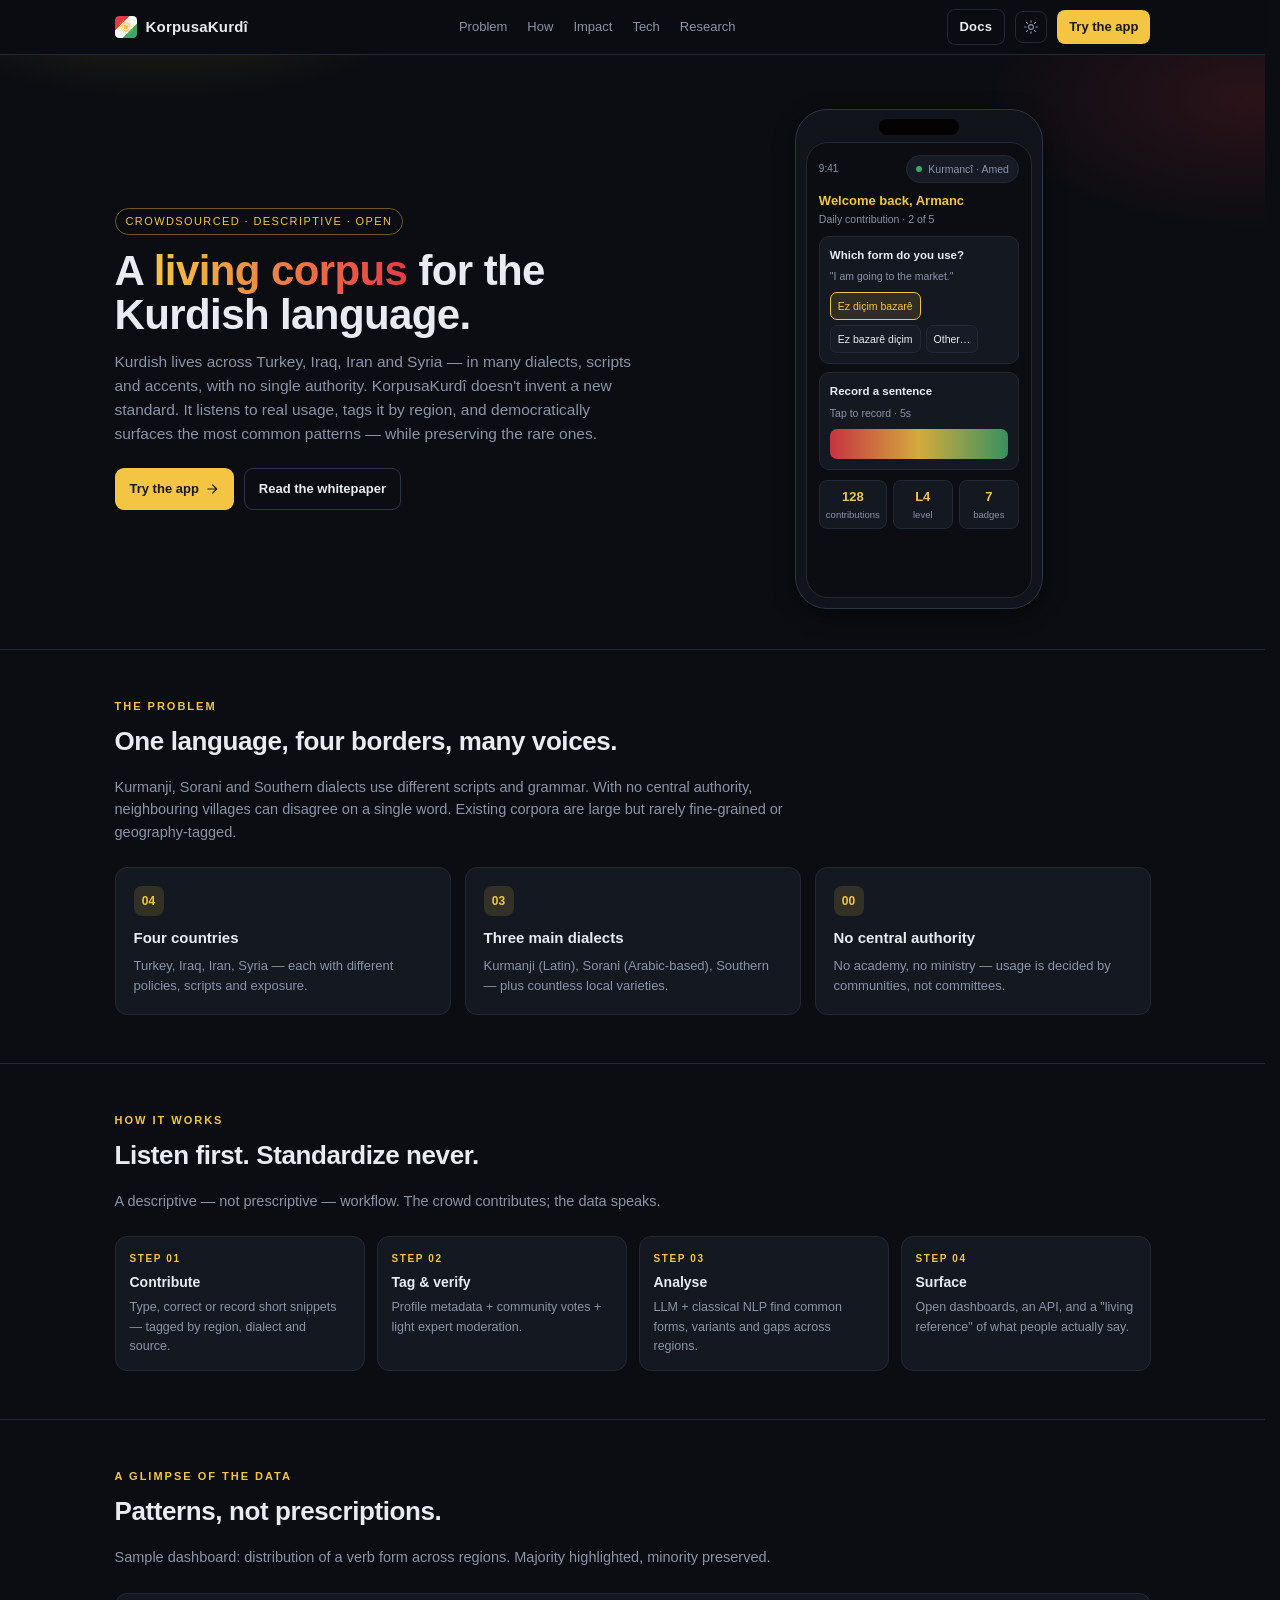
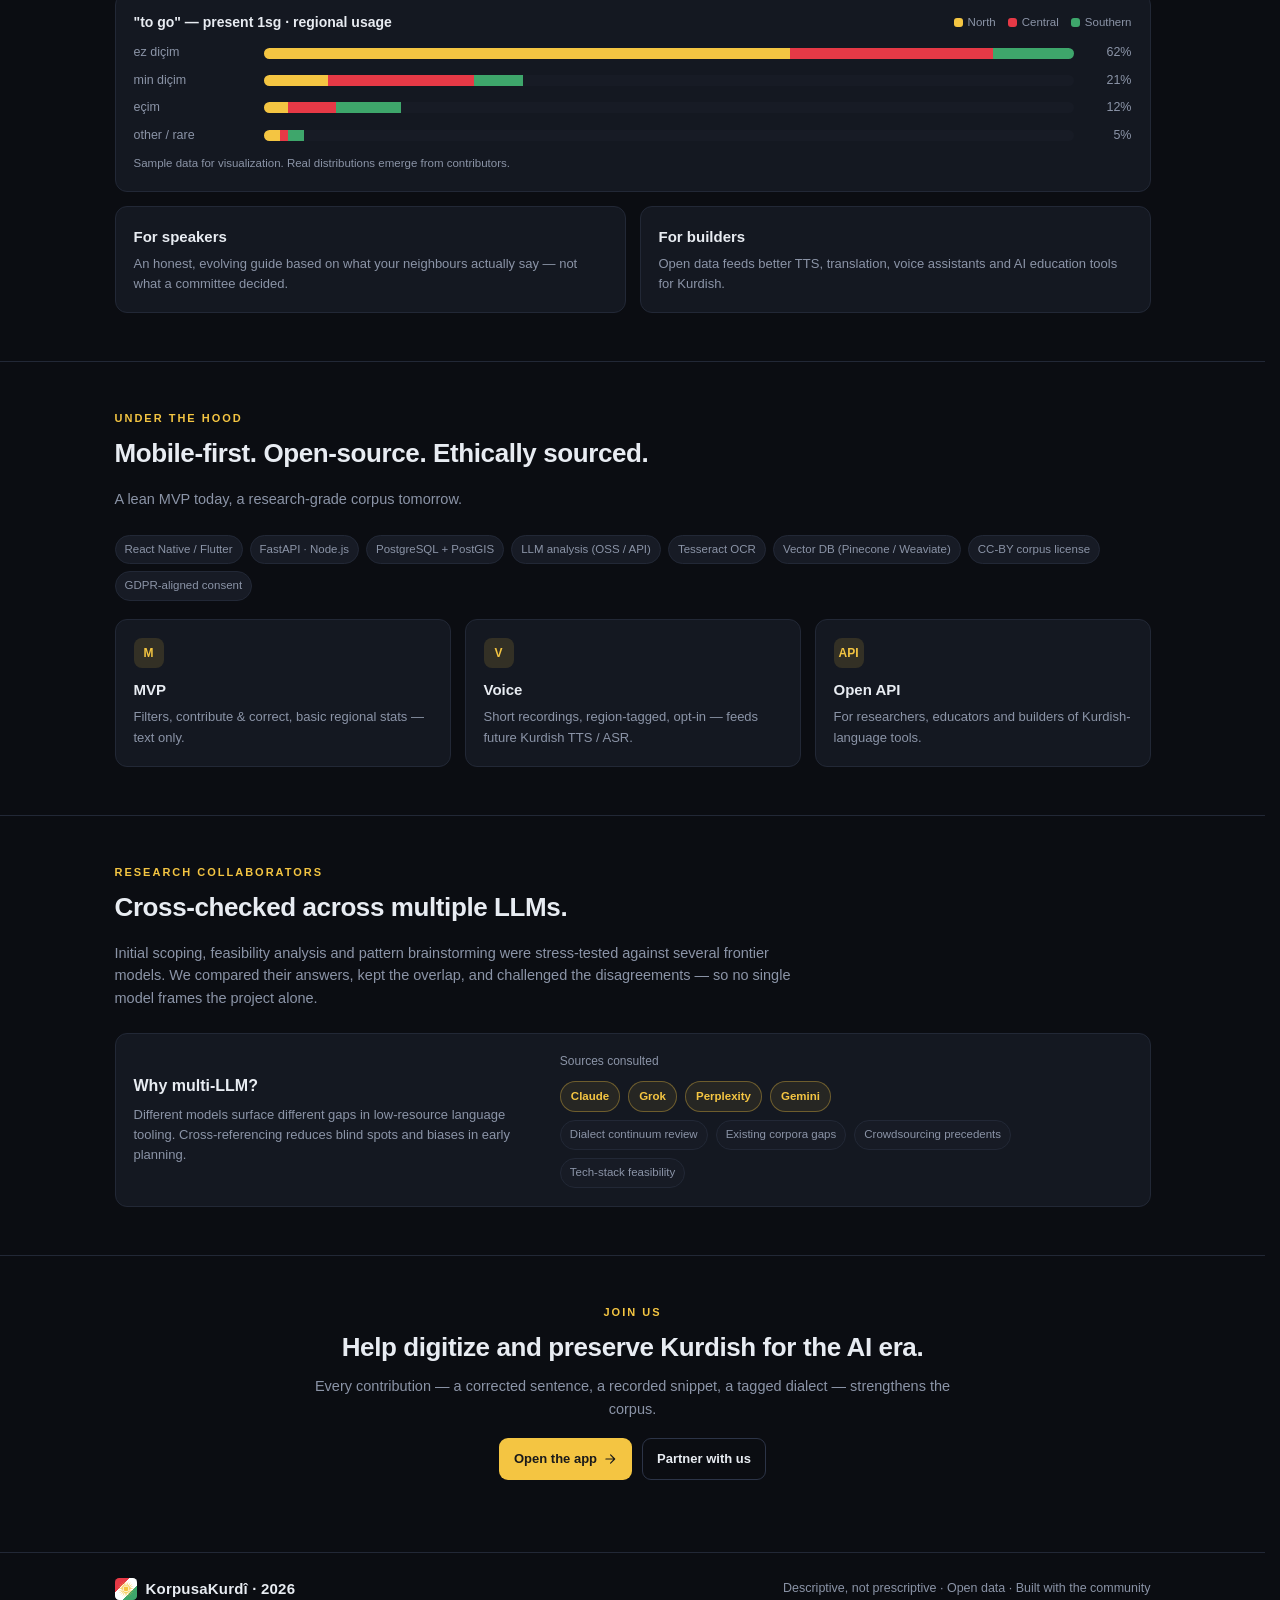
<file: index.html>
<!DOCTYPE html>
<html lang="en" data-theme="dark">

<head>
  <meta charset="UTF-8" />
  <meta name="viewport" content="width=device-width, initial-scale=1.0" />
  <title>KorpusaKurdî — A Living Corpus for the Kurdish Language</title>
  <link rel="icon" type="image/svg+xml" href="assets/logo.svg" />
  <link rel="stylesheet" href="assets/shared.css" />
  <script src="assets/shared.js"></script>
  <style>
    /* ---------- HERO ---------- */
    .hero {
      padding: 54px 0 40px;
      position: relative;
      overflow: hidden
    }

    .hero::before {
      content: "";
      position: absolute;
      inset: -100px;
      pointer-events: none;
      background:
        radial-gradient(520px 240px at 18% 0%, color-mix(in srgb, var(--accent) 18%, transparent), transparent 60%),
        radial-gradient(440px 220px at 92% 18%, color-mix(in srgb, var(--accent-2) 14%, transparent), transparent 60%)
    }

    .eyebrow {
      display: inline-block;
      font-size: 11px;
      letter-spacing: 1.4px;
      text-transform: uppercase;
      color: var(--accent);
      border: 1px solid color-mix(in srgb, var(--accent) 40%, transparent);
      padding: 4px 10px;
      border-radius: 99px;
      margin-bottom: 14px
    }

    h1 {
      font-size: 42px;
      line-height: 1.06;
      margin: 0 0 12px;
      letter-spacing: -.6px;
      font-weight: 700
    }

    h1 .accent {
      background: linear-gradient(90deg, var(--accent), var(--accent-2));
      -webkit-background-clip: text;
      background-clip: text;
      color: transparent
    }

    .lede {
      font-size: 15.5px;
      color: var(--muted);
      max-width: 640px;
      margin: 0 0 22px
    }

    .hero-row {
      display: grid;
      grid-template-columns: 1.15fr 1fr;
      gap: 40px;
      align-items: center
    }

    .hero-actions {
      display: flex;
      gap: 10px;
      flex-wrap: wrap
    }

    .btn {
      display: inline-flex;
      align-items: center;
      gap: 6px;
      padding: 10px 14px;
      border-radius: 9px;
      font-weight: 600;
      font-size: 13px;
      border: 1px solid transparent;
      cursor: pointer;
      transition: transform .12s ease, filter .15s ease;
      font-family: inherit;
      text-decoration: none;
    }

    .btn:hover {
      transform: translateY(-1px);
      text-decoration: none;
    }

    .btn-primary {
      background: var(--accent);
      color: #1a1a1a
    }
    .btn-primary:hover { filter: brightness(1.05); }

    :root[data-theme="light"] .btn-primary {
      color: #fff
    }

    .btn-ghost {
      background: transparent;
      color: var(--text);
      border-color: var(--line-2)
    }
    .btn-ghost:hover { border-color: var(--accent); color: var(--accent); }

    /* ---------- PHONE ---------- */
    .phone-link {
      display: block;
      position: relative;
      text-decoration: none;
      transition: transform .25s ease;
    }
    .phone-link:hover { text-decoration: none; transform: translateY(-3px); }
    .phone-link::after {
      content: "Try it →";
      position: absolute;
      top: 14px; left: 50%;
      transform: translate(-50%, -8px);
      font-size: 10.5px;
      font-weight: 700;
      letter-spacing: 1.4px;
      text-transform: uppercase;
      color: #1a1a1a;
      background: var(--accent);
      padding: 5px 11px;
      border-radius: 99px;
      box-shadow: 0 6px 18px color-mix(in srgb, var(--accent) 40%, transparent);
      opacity: 0;
      pointer-events: none;
      transition: opacity .22s ease, transform .25s ease;
      z-index: 6;
    }
    :root[data-theme="light"] .phone-link::after { color: #fff; }
    .phone-link:hover::after { opacity: 1; transform: translate(-50%, 0); }

    .phone {
      width: 248px;
      height: 500px;
      border-radius: 32px;
      background: var(--bg-soft);
      border: 1px solid var(--line-2);
      box-shadow: var(--shadow);
      margin: 0 auto;
      position: relative;
      overflow: hidden;
      transition: border-color .25s ease, box-shadow .25s ease;
    }
    .phone-link:hover .phone {
      border-color: color-mix(in srgb, var(--accent) 55%, var(--line-2));
      box-shadow: 0 18px 40px color-mix(in srgb, var(--accent) 18%, transparent), var(--shadow);
    }

    .phone::after {
      content: "";
      position: absolute;
      top: 9px;
      left: 50%;
      transform: translateX(-50%);
      width: 80px;
      height: 16px;
      background: #000;
      border-radius: 99px;
      opacity: .85
    }

    :root[data-theme="light"] .phone::after {
      background: #0e1320
    }

    .screen {
      position: absolute;
      inset: 32px 10px 10px;
      border-radius: 22px;
      background: var(--bg);
      padding: 12px;
      font-size: 11.5px;
      border: 1px solid var(--line)
    }

    .screen-h {
      display: flex;
      justify-content: space-between;
      align-items: center;
      color: var(--muted);
      font-size: 10px;
      margin-bottom: 8px
    }

    .pill {
      background: var(--chip);
      border: 1px solid var(--line);
      padding: 5px 9px;
      border-radius: 99px;
      font-size: 10.5px;
      display: inline-flex;
      align-items: center;
      gap: 6px
    }

    .pill .dot {
      width: 6px;
      height: 6px;
      border-radius: 99px;
      background: var(--accent-3)
    }

    .task {
      background: var(--card);
      border: 1px solid var(--line);
      border-radius: 10px;
      padding: 10px;
      margin-top: 8px
    }

    .task .q {
      font-weight: 600;
      color: var(--text);
      margin-bottom: 4px;
      font-size: 11.5px
    }

    .task .opts {
      display: flex;
      gap: 5px;
      flex-wrap: wrap;
      margin-top: 7px
    }

    .opt {
      font-size: 10.5px;
      background: var(--chip);
      border: 1px solid var(--line);
      border-radius: 7px;
      padding: 5px 7px;
      color: var(--text)
    }

    .opt.sel {
      border-color: var(--accent);
      background: color-mix(in srgb, var(--accent) 12%, transparent);
      color: var(--accent)
    }

    .badges {
      display: flex;
      gap: 6px;
      margin-top: 10px
    }

    .badge {
      flex: 1;
      background: var(--card);
      border: 1px solid var(--line);
      border-radius: 8px;
      padding: 6px;
      text-align: center
    }

    .badge .n {
      font-weight: 700;
      color: var(--accent);
      font-size: 13px
    }

    .badge .l {
      font-size: 9.5px;
      color: var(--muted)
    }

    /* ---------- SECTIONS ---------- */
    section {
      padding: 48px 0;
      border-top: 1px solid var(--line)
    }

    .section-title {
      font-size: 11px;
      letter-spacing: 2px;
      text-transform: uppercase;
      color: var(--accent);
      margin-bottom: 6px;
      font-weight: 600
    }

    h2 {
      font-size: 26px;
      margin: 0 0 8px;
      letter-spacing: -.4px;
      font-weight: 700
    }

    .sub {
      color: var(--muted);
      max-width: 680px;
      margin-bottom: 24px;
      font-size: 14.5px
    }

    /* ---------- GRIDS ---------- */
    .grid-3 {
      display: grid;
      grid-template-columns: repeat(3, 1fr);
      gap: 14px
    }

    .grid-2 {
      display: grid;
      grid-template-columns: repeat(2, 1fr);
      gap: 14px
    }

    .grid-4 {
      display: grid;
      grid-template-columns: repeat(4, 1fr);
      gap: 12px
    }

    .card {
      background: var(--card);
      border: 1px solid var(--line);
      border-radius: 12px;
      padding: 18px;
      transition: transform .15s ease, border-color .15s ease, box-shadow .15s ease
    }

    .card:hover {
      transform: translateY(-2px);
      border-color: var(--line-2);
      box-shadow: var(--shadow)
    }

    .card .ico {
      width: 30px;
      height: 30px;
      border-radius: 8px;
      display: flex;
      align-items: center;
      justify-content: center;
      background: color-mix(in srgb, var(--accent) 14%, transparent);
      color: var(--accent);
      font-weight: 800;
      margin-bottom: 10px;
      font-size: 12px
    }

    .card h3 {
      margin: 0 0 6px;
      font-size: 15px
    }

    .card p {
      margin: 0;
      color: var(--muted);
      font-size: 13px
    }

    /* ---------- FLOW STEPS ---------- */
    .step {
      position: relative;
      background: var(--card);
      border: 1px solid var(--line);
      border-radius: 12px;
      padding: 14px
    }

    .step .num {
      font-size: 10px;
      color: var(--accent);
      letter-spacing: 1.6px;
      font-weight: 700
    }

    .step h4 {
      margin: 5px 0 5px;
      font-size: 14px
    }

    .step p {
      color: var(--muted);
      font-size: 12.5px;
      margin: 0
    }

    /* ---------- DASH ---------- */
    .dash {
      background: var(--card);
      border: 1px solid var(--line);
      border-radius: 12px;
      padding: 18px
    }

    .dash-row {
      display: flex;
      justify-content: space-between;
      align-items: center;
      margin-bottom: 10px;
      flex-wrap: wrap;
      gap: 8px
    }

    .dash-row h3 {
      margin: 0;
      font-size: 14px
    }

    .legend {
      display: flex;
      gap: 12px;
      font-size: 11.5px;
      color: var(--muted)
    }

    .legend span {
      display: inline-flex;
      align-items: center;
      gap: 5px
    }

    .legend i {
      width: 9px;
      height: 9px;
      border-radius: 3px;
      display: inline-block
    }

    .bar {
      height: 11px;
      border-radius: 6px;
      background: var(--chip);
      overflow: hidden;
      display: flex
    }

    .bar>div {
      height: 100%
    }

    .row {
      display: grid;
      grid-template-columns: 120px 1fr 48px;
      gap: 10px;
      align-items: center;
      margin: 8px 0;
      font-size: 12.5px
    }

    .row .lbl {
      color: var(--muted)
    }

    .row .val {
      text-align: right;
      color: var(--muted);
      font-variant-numeric: tabular-nums
    }

    /* ---------- TECH PILLS ---------- */
    .pills {
      display: flex;
      flex-wrap: wrap;
      gap: 7px
    }

    .pill-tech {
      font-size: 11.5px;
      padding: 5px 9px;
      border-radius: 99px;
      background: var(--chip);
      border: 1px solid var(--line);
      color: var(--muted)
    }

    /* ---------- LLM CALLOUT ---------- */
    .llm {
      display: grid;
      grid-template-columns: 1fr 1.4fr;
      gap: 18px;
      align-items: center;
      background: var(--card);
      border: 1px solid var(--line);
      border-radius: 12px;
      padding: 18px
    }

    .llm h3 {
      margin: 0 0 6px;
      font-size: 16px
    }

    .llm p {
      margin: 0;
      color: var(--muted);
      font-size: 13px
    }

    .llm-list {
      display: flex;
      flex-wrap: wrap;
      gap: 8px;
      margin-top: 10px
    }

    .llm-pill {
      font-size: 11.5px;
      padding: 6px 10px;
      border-radius: 99px;
      background: color-mix(in srgb, var(--accent) 8%, transparent);
      border: 1px solid color-mix(in srgb, var(--accent) 35%, transparent);
      color: var(--accent);
      font-weight: 600
    }

    @media (max-width: 880px) {
      .hero-row {
        grid-template-columns: 1fr
      }

      h1 {
        font-size: 32px
      }

      .grid-3,
      .grid-4 {
        grid-template-columns: 1fr 1fr
      }

      .grid-2,
      .llm {
        grid-template-columns: 1fr
      }
    }

    @media (max-width: 540px) {

      .grid-3,
      .grid-4 {
        grid-template-columns: 1fr
      }

      h1 {
        font-size: 28px
      }

      section {
        padding: 36px 0
      }
    }
  </style>
</head>

<body>

  <nav class="site-nav">
    <div class="wrap nav-inner">
      <a class="brand" href="index.html"><img class="mark" src="assets/logo.svg" alt="" /> KorpusaKurdî</a>
      <ul>
        <li><a href="index.html#problem">Problem</a></li>
        <li><a href="index.html#how">How</a></li>
        <li><a href="index.html#impact">Impact</a></li>
        <li><a href="index.html#tech">Tech</a></li>
        <li><a href="index.html#research">Research</a></li>
      </ul>
      <div class="nav-actions">
        <a href="docs.html" class="nav-link">Docs</a>
        <button class="toggle" id="themeToggle" aria-label="Toggle theme" title="Toggle theme">
          <svg class="icon-sun" viewBox="0 0 24 24" fill="none" stroke="currentColor" stroke-width="1.6"
            stroke-linecap="round" stroke-linejoin="round" aria-hidden="true">
            <circle cx="12" cy="12" r="3.6" />
            <path
              d="M12 2.5v2.2M12 19.3v2.2M2.5 12h2.2M19.3 12h2.2M5.2 5.2l1.55 1.55M17.25 17.25l1.55 1.55M5.2 18.8l1.55-1.55M17.25 6.75l1.55-1.55" />
          </svg>
          <svg class="icon-moon" viewBox="0 0 24 24" fill="none" stroke="currentColor" stroke-width="1.6"
            stroke-linecap="round" stroke-linejoin="round" aria-hidden="true">
            <path d="M20.5 14.2A8.5 8.5 0 1 1 9.8 3.5a6.7 6.7 0 0 0 10.7 10.7z" />
          </svg>
        </button>
        <a href="mockup.html" class="cta">Try the app</a>
      </div>
    </div>
  </nav>

  <header class="hero">
    <div class="wrap hero-row">
      <div>
        <span class="eyebrow">Crowdsourced · Descriptive · Open</span>
        <h1>A <span class="accent">living corpus</span> for the Kurdish language.</h1>
        <p class="lede">
          Kurdish lives across Turkey, Iraq, Iran and Syria — in many dialects, scripts and accents,
          with no single authority. KorpusaKurdî doesn't invent a new standard. It listens to real
          usage, tags it by region, and democratically surfaces the most common patterns — while
          preserving the rare ones.
        </p>
        <div class="hero-actions">
          <a class="btn btn-primary" href="mockup.html">
            Try the app
            <svg viewBox="0 0 24 24" width="14" height="14" fill="none" stroke="currentColor" stroke-width="2" stroke-linecap="round" stroke-linejoin="round" aria-hidden="true"><path d="M5 12h14M13 5l7 7-7 7"/></svg>
          </a>
          <a class="btn btn-ghost" href="docs.html">Read the whitepaper</a>
        </div>
      </div>

      <div>
        <a class="phone-link" href="mockup.html" aria-label="Open the KorpusaKurdî app">
          <div class="phone">
            <div class="screen">
              <div class="screen-h">
                <span>9:41</span>
                <span class="pill"><span class="dot"></span> Kurmancî · Amed</span>
              </div>
              <div style="font-weight:700;font-size:13px">Welcome back, Armanc</div>
              <div style="color:var(--muted);font-size:10.5px;margin-bottom:8px">Daily contribution · 2 of 5</div>

              <div class="task">
                <div class="q">Which form do you use?</div>
                <div style="color:var(--muted);font-size:10.5px">"I am going to the market."</div>
                <div class="opts">
                  <span class="opt sel">Ez diçim bazarê</span>
                  <span class="opt">Ez bazarê diçim</span>
                  <span class="opt">Other…</span>
                </div>
              </div>

              <div class="task">
                <div class="q">Record a sentence</div>
                <div style="color:var(--muted);font-size:10.5px">Tap to record · 5s</div>
                <div style="margin-top:8px;height:30px;border-radius:7px;
                background:linear-gradient(90deg,var(--accent-2),var(--accent),var(--accent-3));opacity:.85"></div>
              </div>

              <div class="badges">
                <div class="badge">
                  <div class="n">128</div>
                  <div class="l">contributions</div>
                </div>
                <div class="badge">
                  <div class="n">L4</div>
                  <div class="l">level</div>
                </div>
                <div class="badge">
                  <div class="n">7</div>
                  <div class="l">badges</div>
                </div>
              </div>
            </div>
          </div>
        </a>
      </div>
    </div>
  </header>

  <section id="problem">
    <div class="wrap">
      <div class="section-title">The Problem</div>
      <h2>One language, four borders, many voices.</h2>
      <p class="sub">
        Kurmanji, Sorani and Southern dialects use different scripts and grammar. With no central
        authority, neighbouring villages can disagree on a single word. Existing corpora are large
        but rarely fine-grained or geography-tagged.
      </p>
      <div class="grid-3">
        <div class="card">
          <div class="ico">04</div>
          <h3>Four countries</h3>
          <p>Turkey, Iraq, Iran, Syria — each with different policies, scripts and exposure.</p>
        </div>
        <div class="card">
          <div class="ico">03</div>
          <h3>Three main dialects</h3>
          <p>Kurmanji (Latin), Sorani (Arabic-based), Southern — plus countless local varieties.</p>
        </div>
        <div class="card">
          <div class="ico">00</div>
          <h3>No central authority</h3>
          <p>No academy, no ministry — usage is decided by communities, not committees.</p>
        </div>
      </div>
    </div>
  </section>

  <section id="how">
    <div class="wrap">
      <div class="section-title">How it works</div>
      <h2>Listen first. Standardize never.</h2>
      <p class="sub">A descriptive — not prescriptive — workflow. The crowd contributes; the data speaks.</p>

      <div class="grid-4">
        <div class="step">
          <div class="num">STEP 01</div>
          <h4>Contribute</h4>
          <p>Type, correct or record short snippets — tagged by region, dialect and source.</p>
        </div>
        <div class="step">
          <div class="num">STEP 02</div>
          <h4>Tag &amp; verify</h4>
          <p>Profile metadata + community votes + light expert moderation.</p>
        </div>
        <div class="step">
          <div class="num">STEP 03</div>
          <h4>Analyse</h4>
          <p>LLM + classical NLP find common forms, variants and gaps across regions.</p>
        </div>
        <div class="step">
          <div class="num">STEP 04</div>
          <h4>Surface</h4>
          <p>Open dashboards, an API, and a "living reference" of what people actually say.</p>
        </div>
      </div>
    </div>
  </section>

  <section id="impact">
    <div class="wrap">
      <div class="section-title">A glimpse of the data</div>
      <h2>Patterns, not prescriptions.</h2>
      <p class="sub">Sample dashboard: distribution of a verb form across regions. Majority highlighted, minority
        preserved.</p>

      <div class="dash">
        <div class="dash-row">
          <h3>"to go" — present 1sg · regional usage</h3>
          <div class="legend">
            <span><i style="background:var(--accent)"></i> North</span>
            <span><i style="background:var(--accent-2)"></i> Central</span>
            <span><i style="background:var(--accent-3)"></i> Southern</span>
          </div>
        </div>

        <div class="row">
          <div class="lbl">ez diçim</div>
          <div class="bar">
            <div style="width:65%;background:var(--accent)"></div>
            <div style="width:25%;background:var(--accent-2)"></div>
            <div style="width:10%;background:var(--accent-3)"></div>
          </div>
          <div class="val">62%</div>
        </div>
        <div class="row">
          <div class="lbl">min diçim</div>
          <div class="bar">
            <div style="width:8%;background:var(--accent)"></div>
            <div style="width:18%;background:var(--accent-2)"></div>
            <div style="width:6%;background:var(--accent-3)"></div>
          </div>
          <div class="val">21%</div>
        </div>
        <div class="row">
          <div class="lbl">eçim</div>
          <div class="bar">
            <div style="width:3%;background:var(--accent)"></div>
            <div style="width:6%;background:var(--accent-2)"></div>
            <div style="width:8%;background:var(--accent-3)"></div>
          </div>
          <div class="val">12%</div>
        </div>
        <div class="row">
          <div class="lbl">other / rare</div>
          <div class="bar">
            <div style="width:2%;background:var(--accent)"></div>
            <div style="width:1%;background:var(--accent-2)"></div>
            <div style="width:2%;background:var(--accent-3)"></div>
          </div>
          <div class="val">5%</div>
        </div>

        <div style="margin-top:10px;color:var(--muted);font-size:11.5px">Sample data for visualization. Real
          distributions emerge from contributors.</div>
      </div>

      <div class="grid-2" style="margin-top:14px">
        <div class="card">
          <h3>For speakers</h3>
          <p>An honest, evolving guide based on what your neighbours actually say — not what a committee decided.</p>
        </div>
        <div class="card">
          <h3>For builders</h3>
          <p>Open data feeds better TTS, translation, voice assistants and AI education tools for Kurdish.</p>
        </div>
      </div>
    </div>
  </section>

  <section id="tech">
    <div class="wrap">
      <div class="section-title">Under the hood</div>
      <h2>Mobile-first. Open-source. Ethically sourced.</h2>
      <p class="sub">A lean MVP today, a research-grade corpus tomorrow.</p>
      <div class="pills">
        <span class="pill-tech">React Native / Flutter</span>
        <span class="pill-tech">FastAPI · Node.js</span>
        <span class="pill-tech">PostgreSQL + PostGIS</span>
        <span class="pill-tech">LLM analysis (OSS / API)</span>
        <span class="pill-tech">Tesseract OCR</span>
        <span class="pill-tech">Vector DB (Pinecone / Weaviate)</span>
        <span class="pill-tech">CC-BY corpus license</span>
        <span class="pill-tech">GDPR-aligned consent</span>
      </div>

      <div class="grid-3" style="margin-top:18px">
        <div class="card">
          <div class="ico">M</div>
          <h3>MVP</h3>
          <p>Filters, contribute &amp; correct, basic regional stats — text only.</p>
        </div>
        <div class="card">
          <div class="ico">V</div>
          <h3>Voice</h3>
          <p>Short recordings, region-tagged, opt-in — feeds future Kurdish TTS / ASR.</p>
        </div>
        <div class="card">
          <div class="ico">API</div>
          <h3>Open API</h3>
          <p>For researchers, educators and builders of Kurdish-language tools.</p>
        </div>
      </div>
    </div>
  </section>

  <section id="research">
    <div class="wrap">
      <div class="section-title">Research collaborators</div>
      <h2>Cross-checked across multiple LLMs.</h2>
      <p class="sub">
        Initial scoping, feasibility analysis and pattern brainstorming were stress-tested against
        several frontier models. We compared their answers, kept the overlap, and challenged the
        disagreements — so no single model frames the project alone.
      </p>
      <div class="llm">
        <div>
          <h3>Why multi-LLM?</h3>
          <p>Different models surface different gaps in low-resource language tooling. Cross-referencing reduces blind
            spots and biases in early planning.</p>
        </div>
        <div>
          <div style="font-size:12px;color:var(--muted);margin-bottom:6px">Sources consulted</div>
          <div class="llm-list">
            <span class="llm-pill">Claude</span>
            <span class="llm-pill">Grok</span>
            <span class="llm-pill">Perplexity</span>
            <span class="llm-pill">Gemini</span>
          </div>
          <div class="llm-list" style="margin-top:8px">
            <span class="pill-tech">Dialect continuum review</span>
            <span class="pill-tech">Existing corpora gaps</span>
            <span class="pill-tech">Crowdsourcing precedents</span>
            <span class="pill-tech">Tech-stack feasibility</span>
          </div>
        </div>
      </div>
    </div>
  </section>

  <section id="cta">
    <div class="wrap" style="text-align:center">
      <div class="section-title">Join us</div>
      <h2 style="max-width:680px;margin:0 auto 8px">Help digitize and preserve Kurdish for the AI era.</h2>
      <p class="sub" style="margin:0 auto 18px">Every contribution — a corrected sentence, a recorded snippet, a tagged
        dialect — strengthens the corpus.</p>
      <div class="hero-actions" style="justify-content:center">
        <a class="btn btn-primary" href="mockup.html">
          Open the app
          <svg viewBox="0 0 24 24" width="14" height="14" fill="none" stroke="currentColor" stroke-width="2" stroke-linecap="round" stroke-linejoin="round" aria-hidden="true"><path d="M5 12h14M13 5l7 7-7 7"/></svg>
        </a>
        <a class="btn btn-ghost" href="docs.html">Partner with us</a>
      </div>
    </div>
  </section>

  <footer class="site-footer">
    <div class="wrap foot">
      <div class="brand"><img class="mark" src="assets/logo.svg" alt="" /> KorpusaKurdî · 2026</div>
      <div>Descriptive, not prescriptive · Open data · Built with the community</div>
    </div>
  </footer>

</body>

</html>
</file>
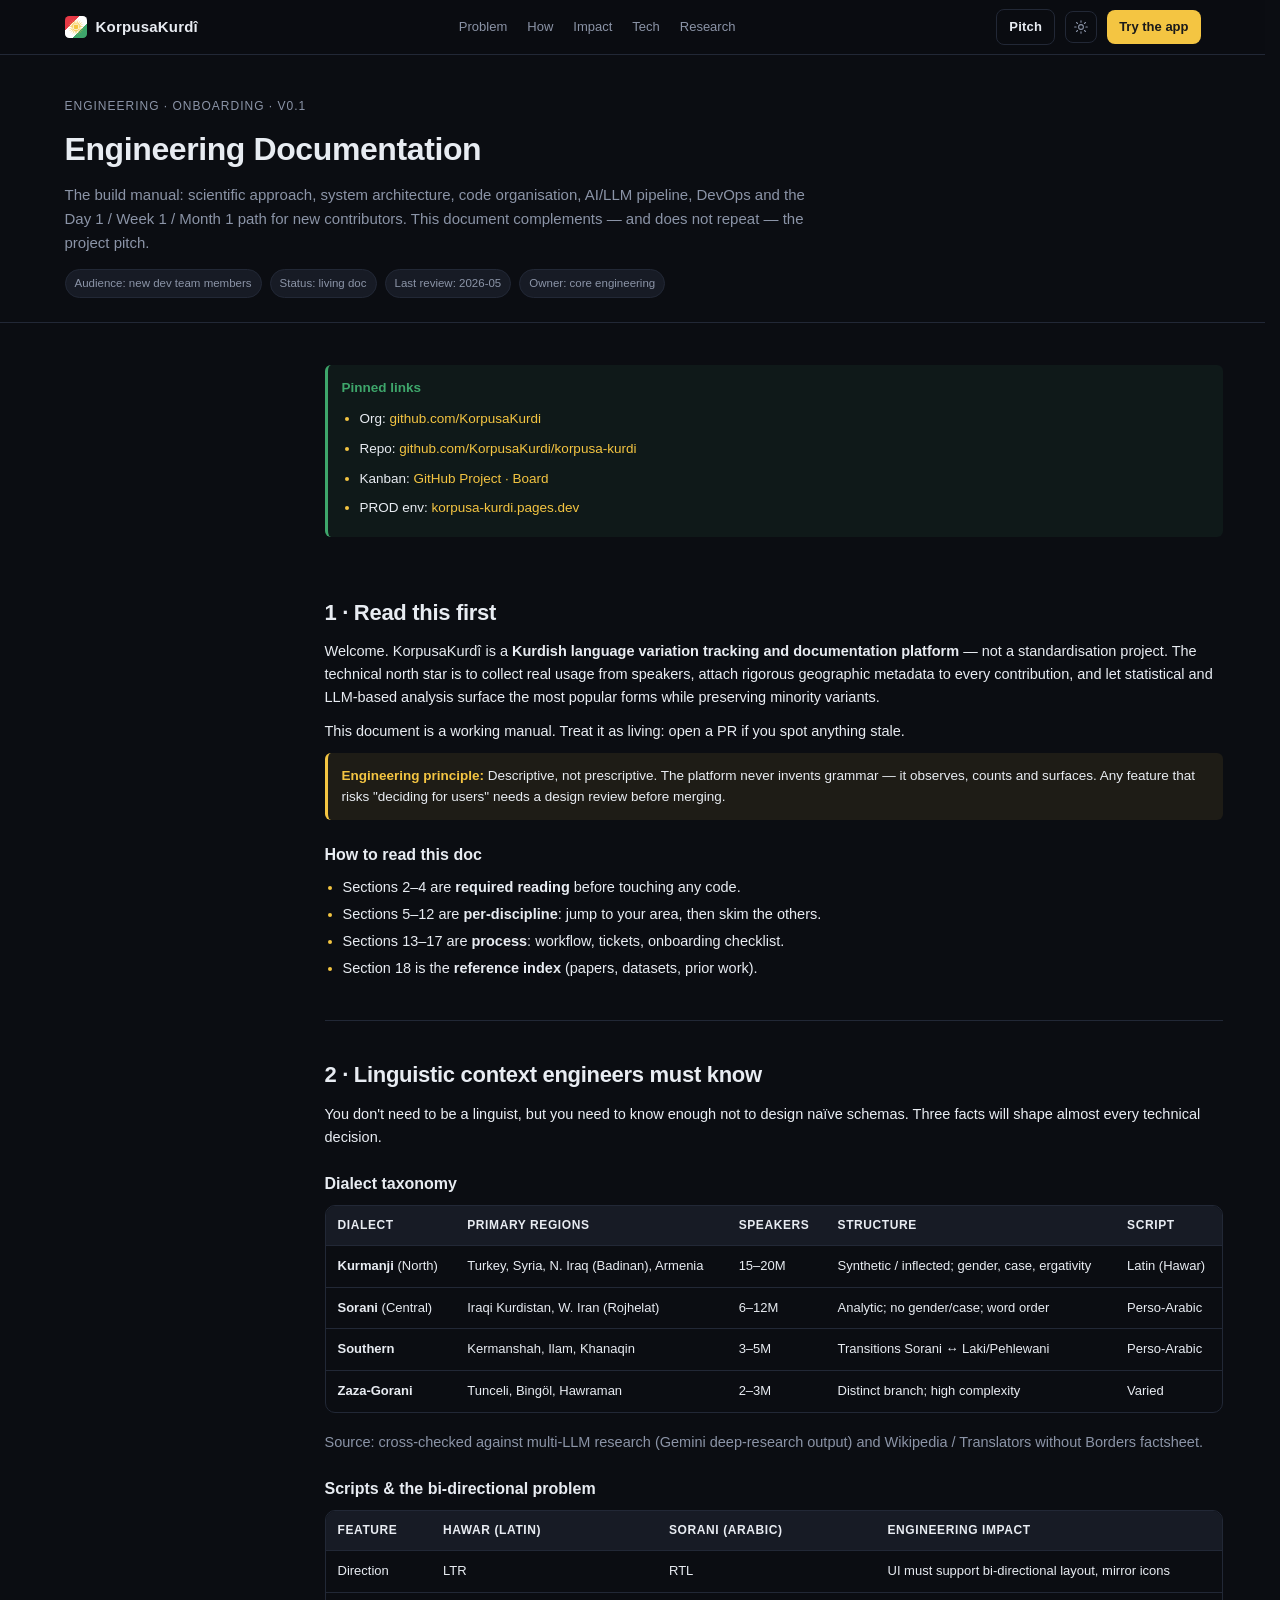
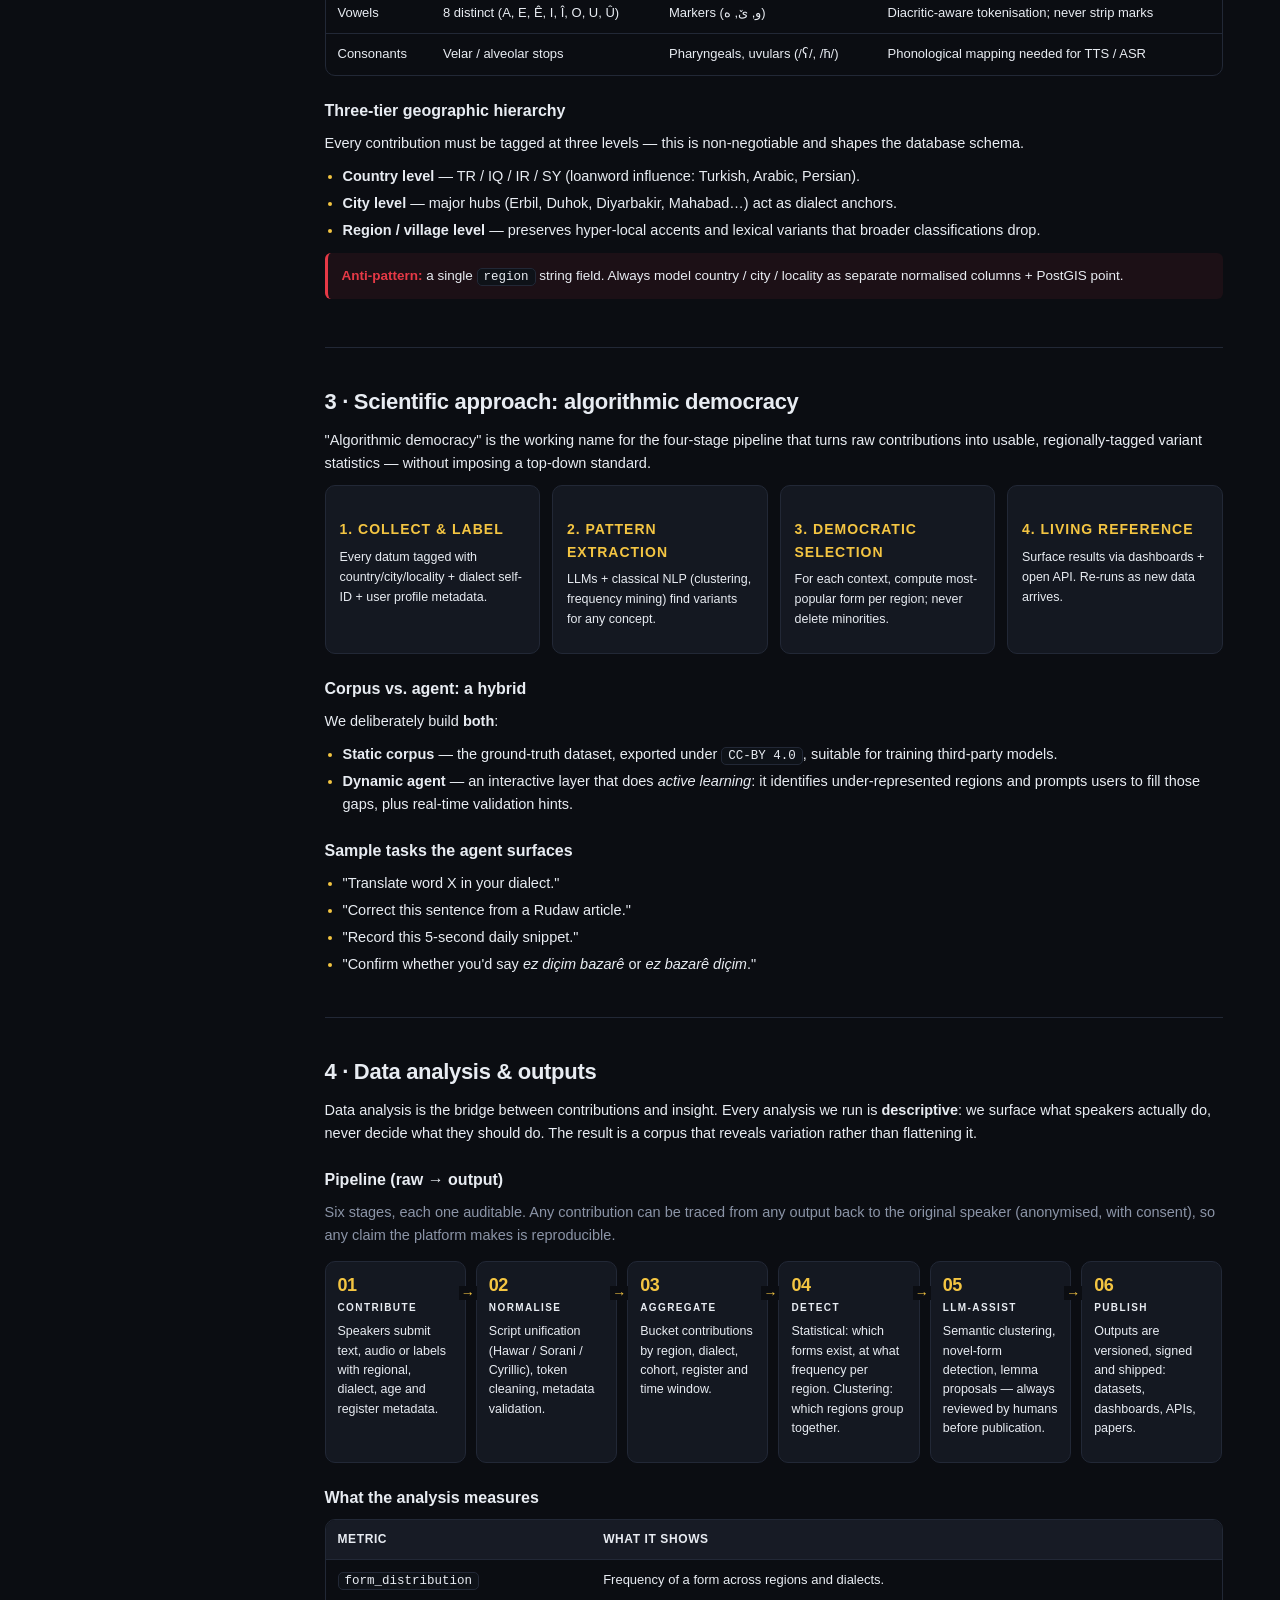
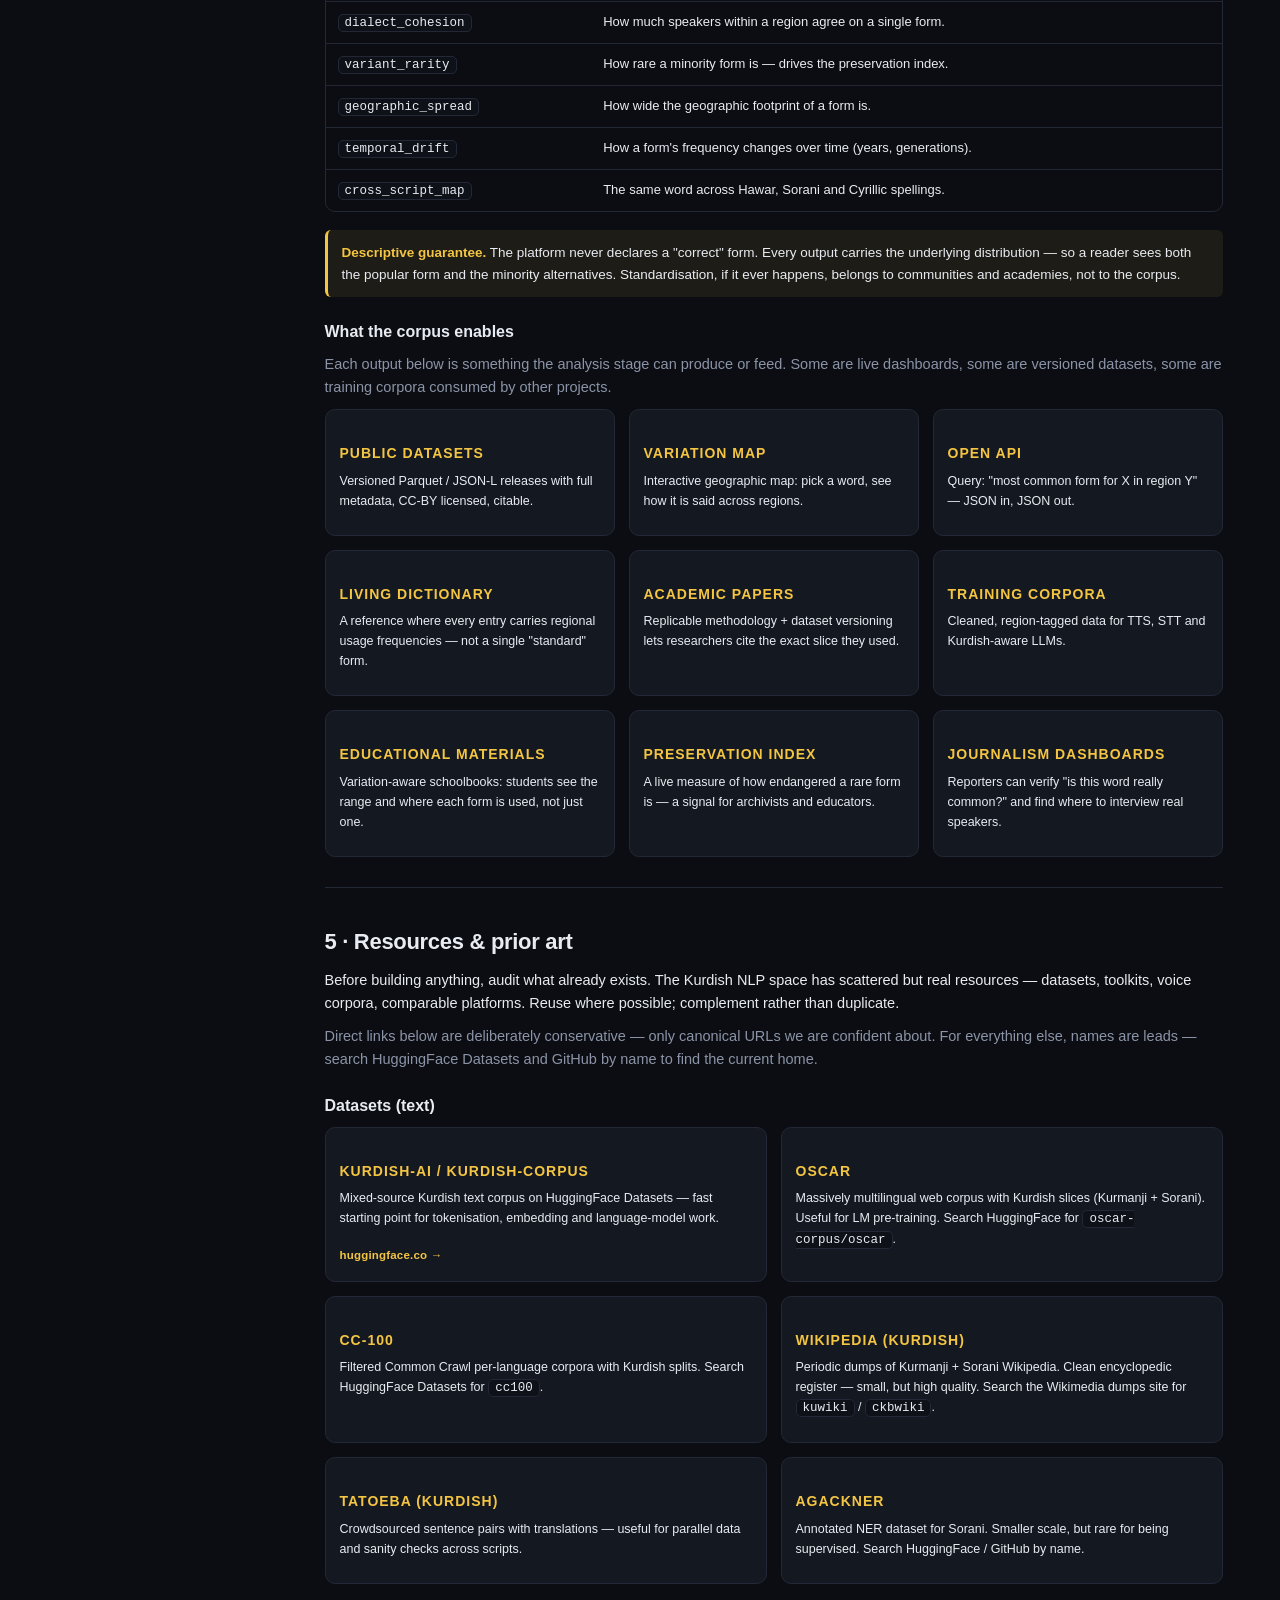
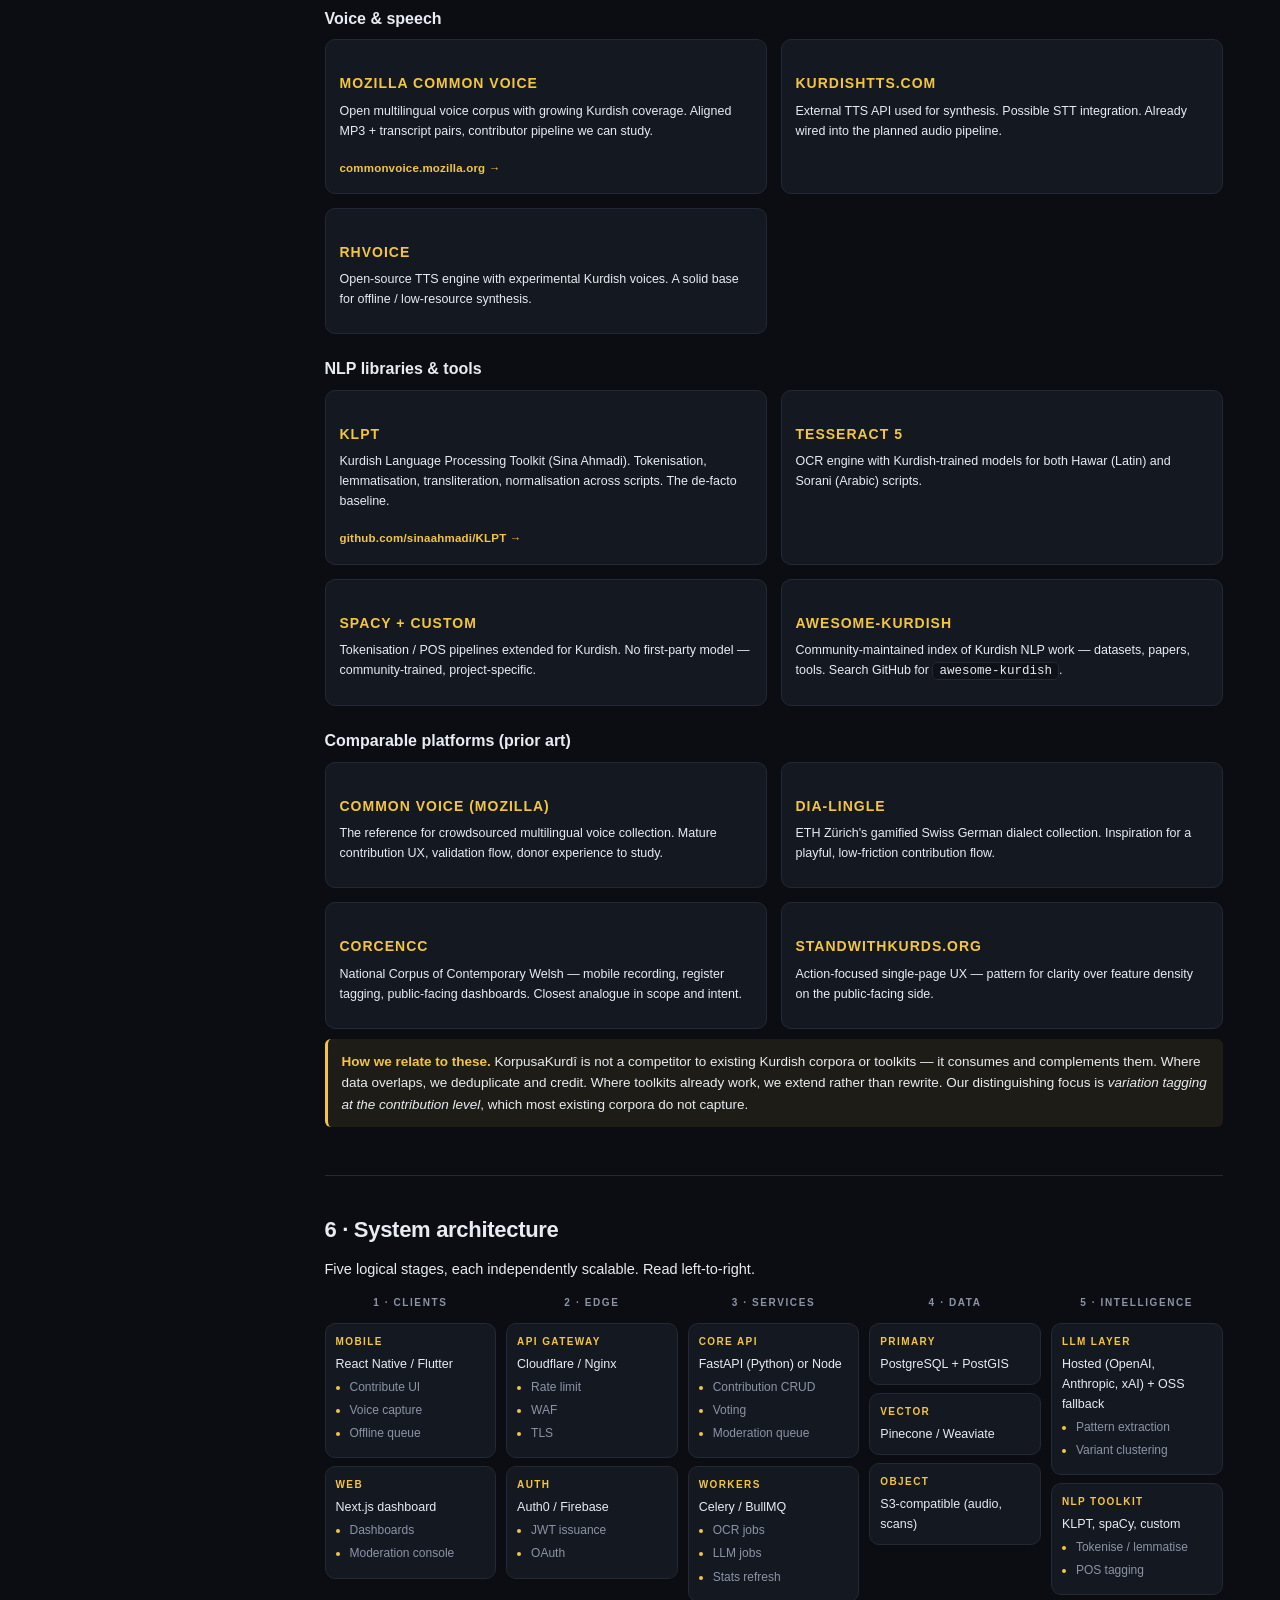
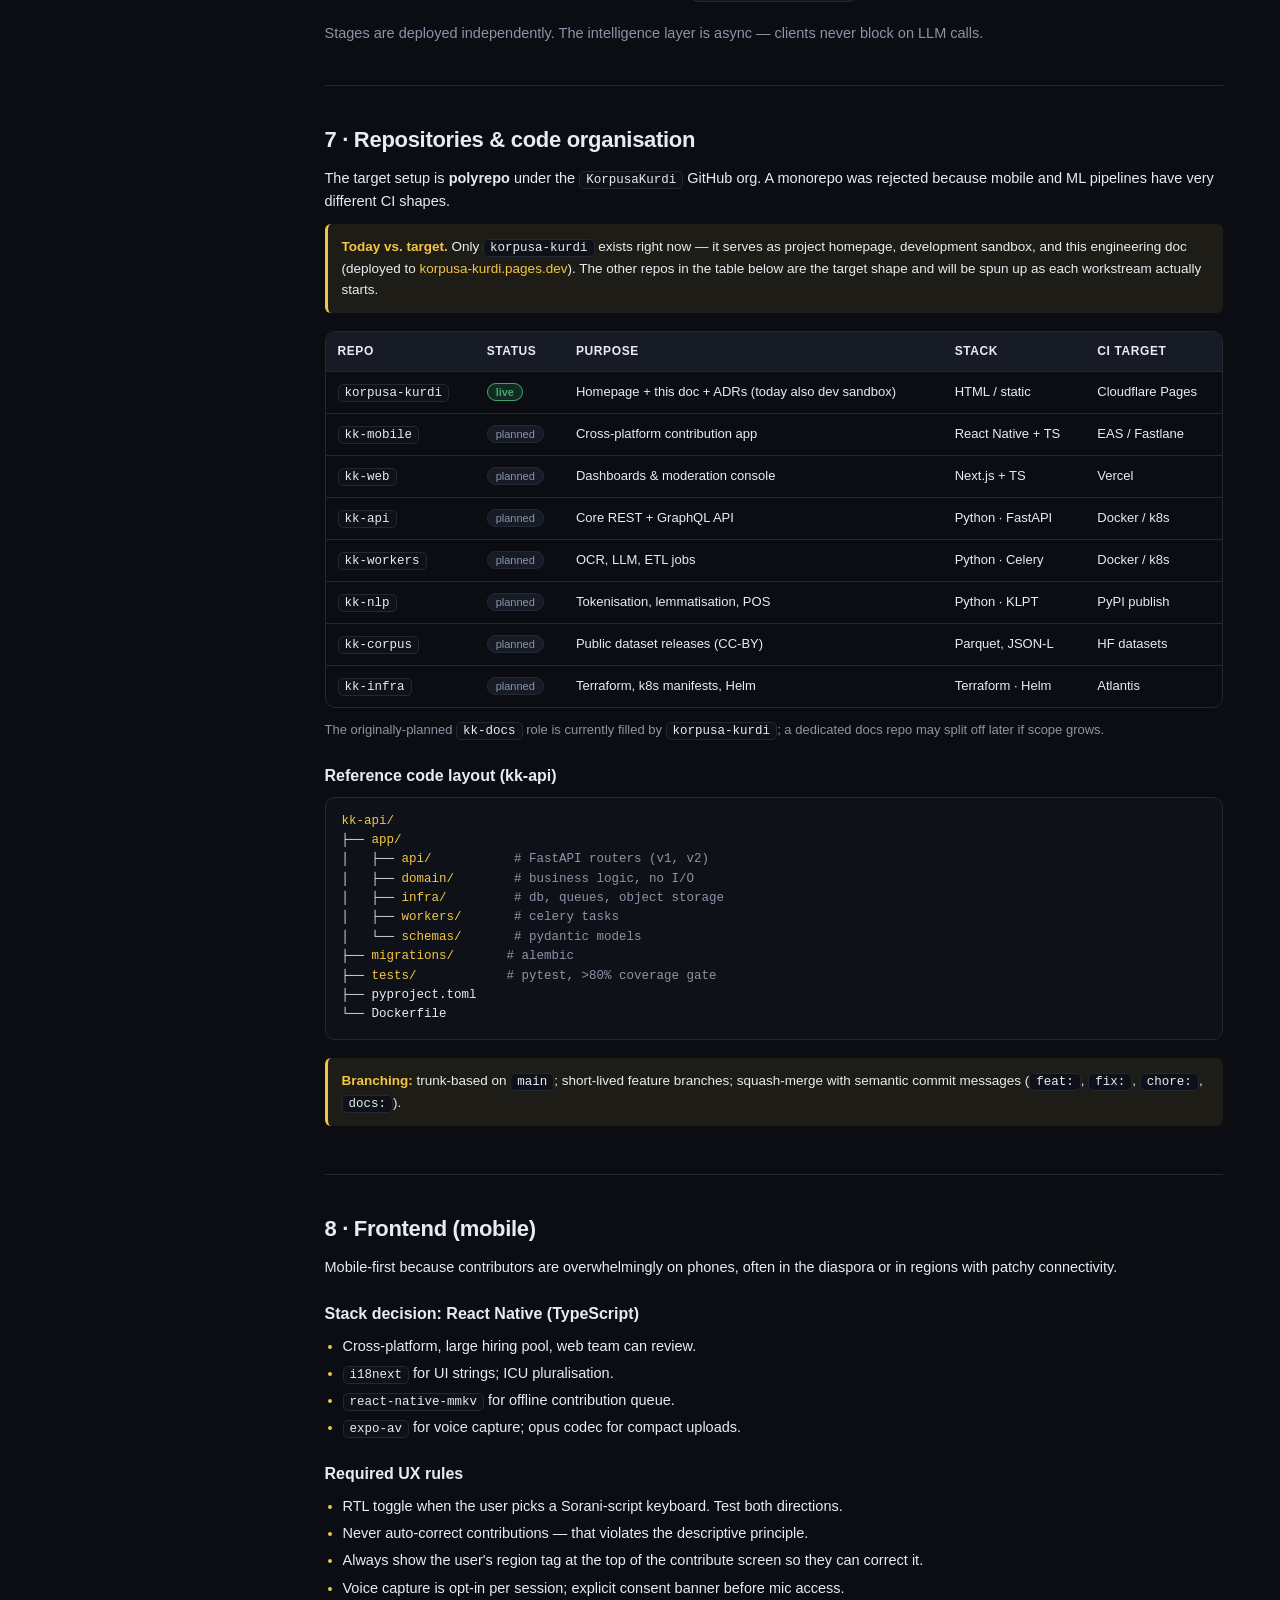
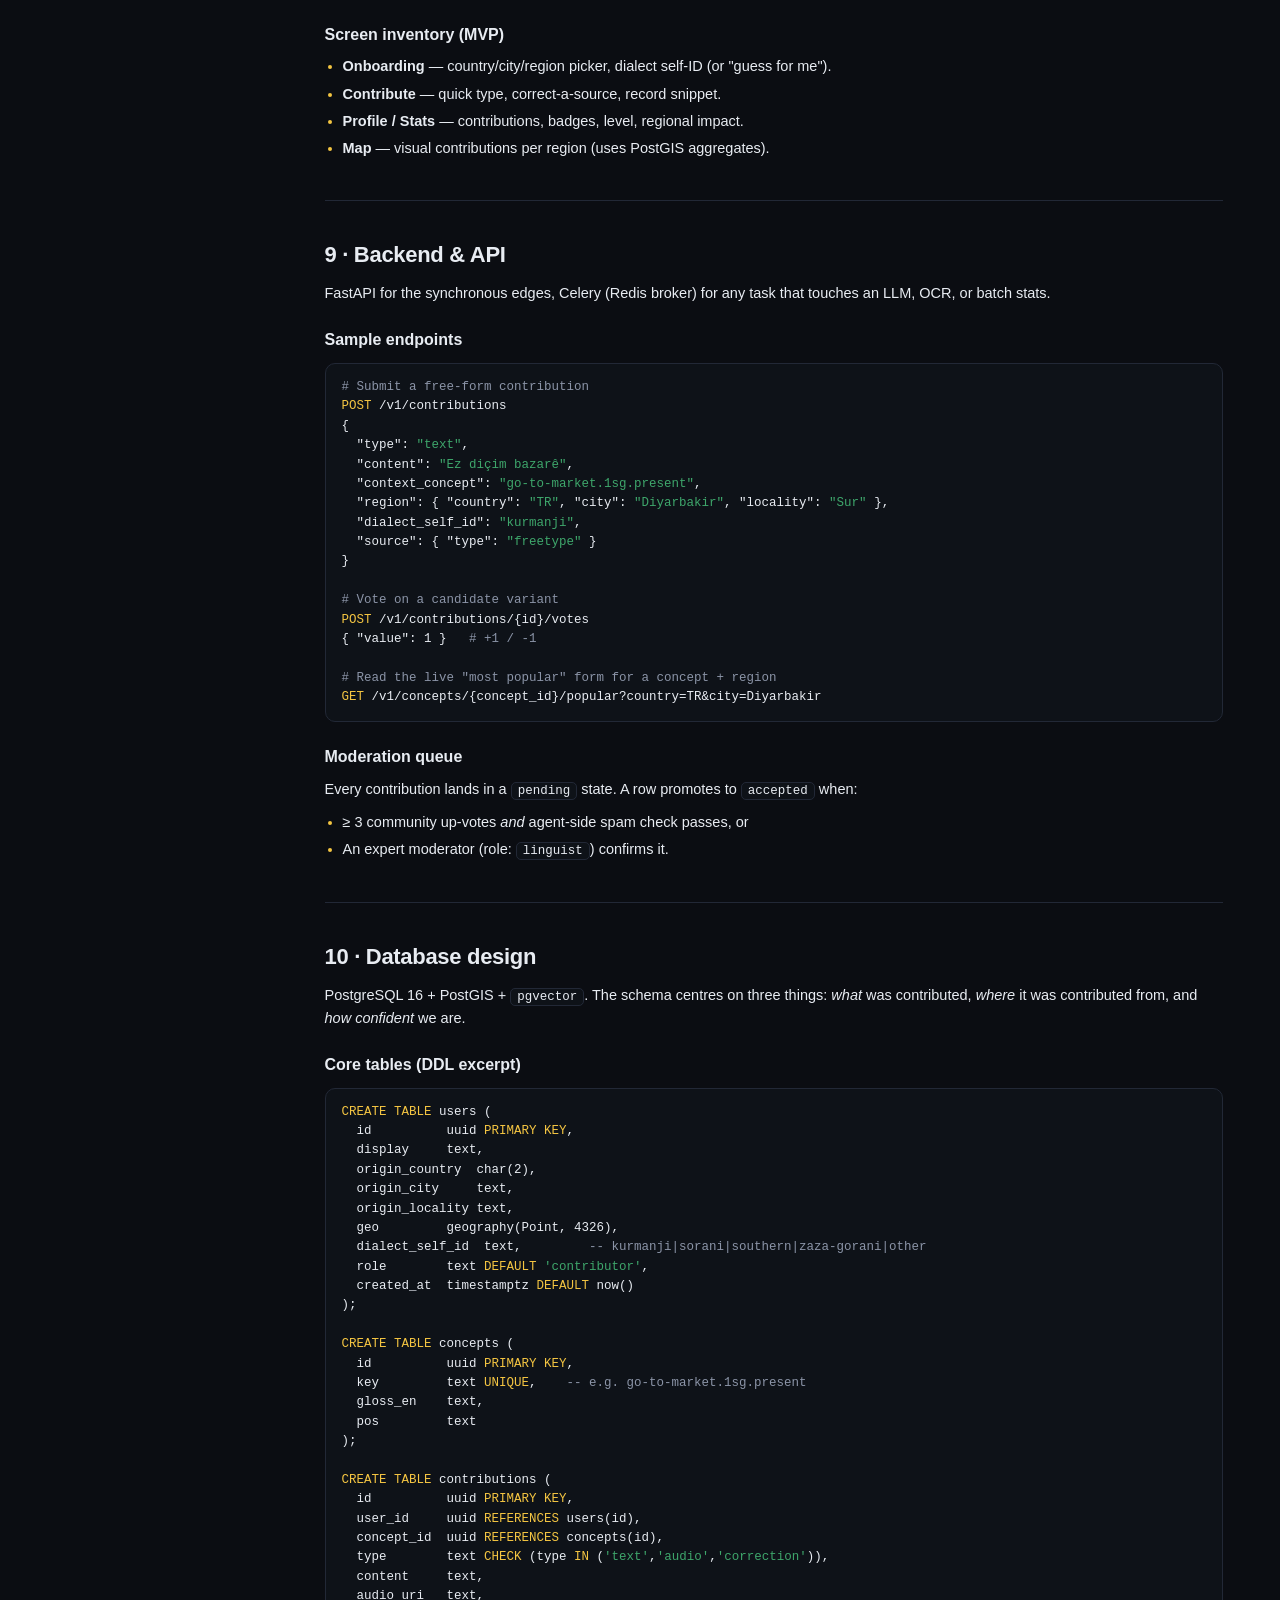
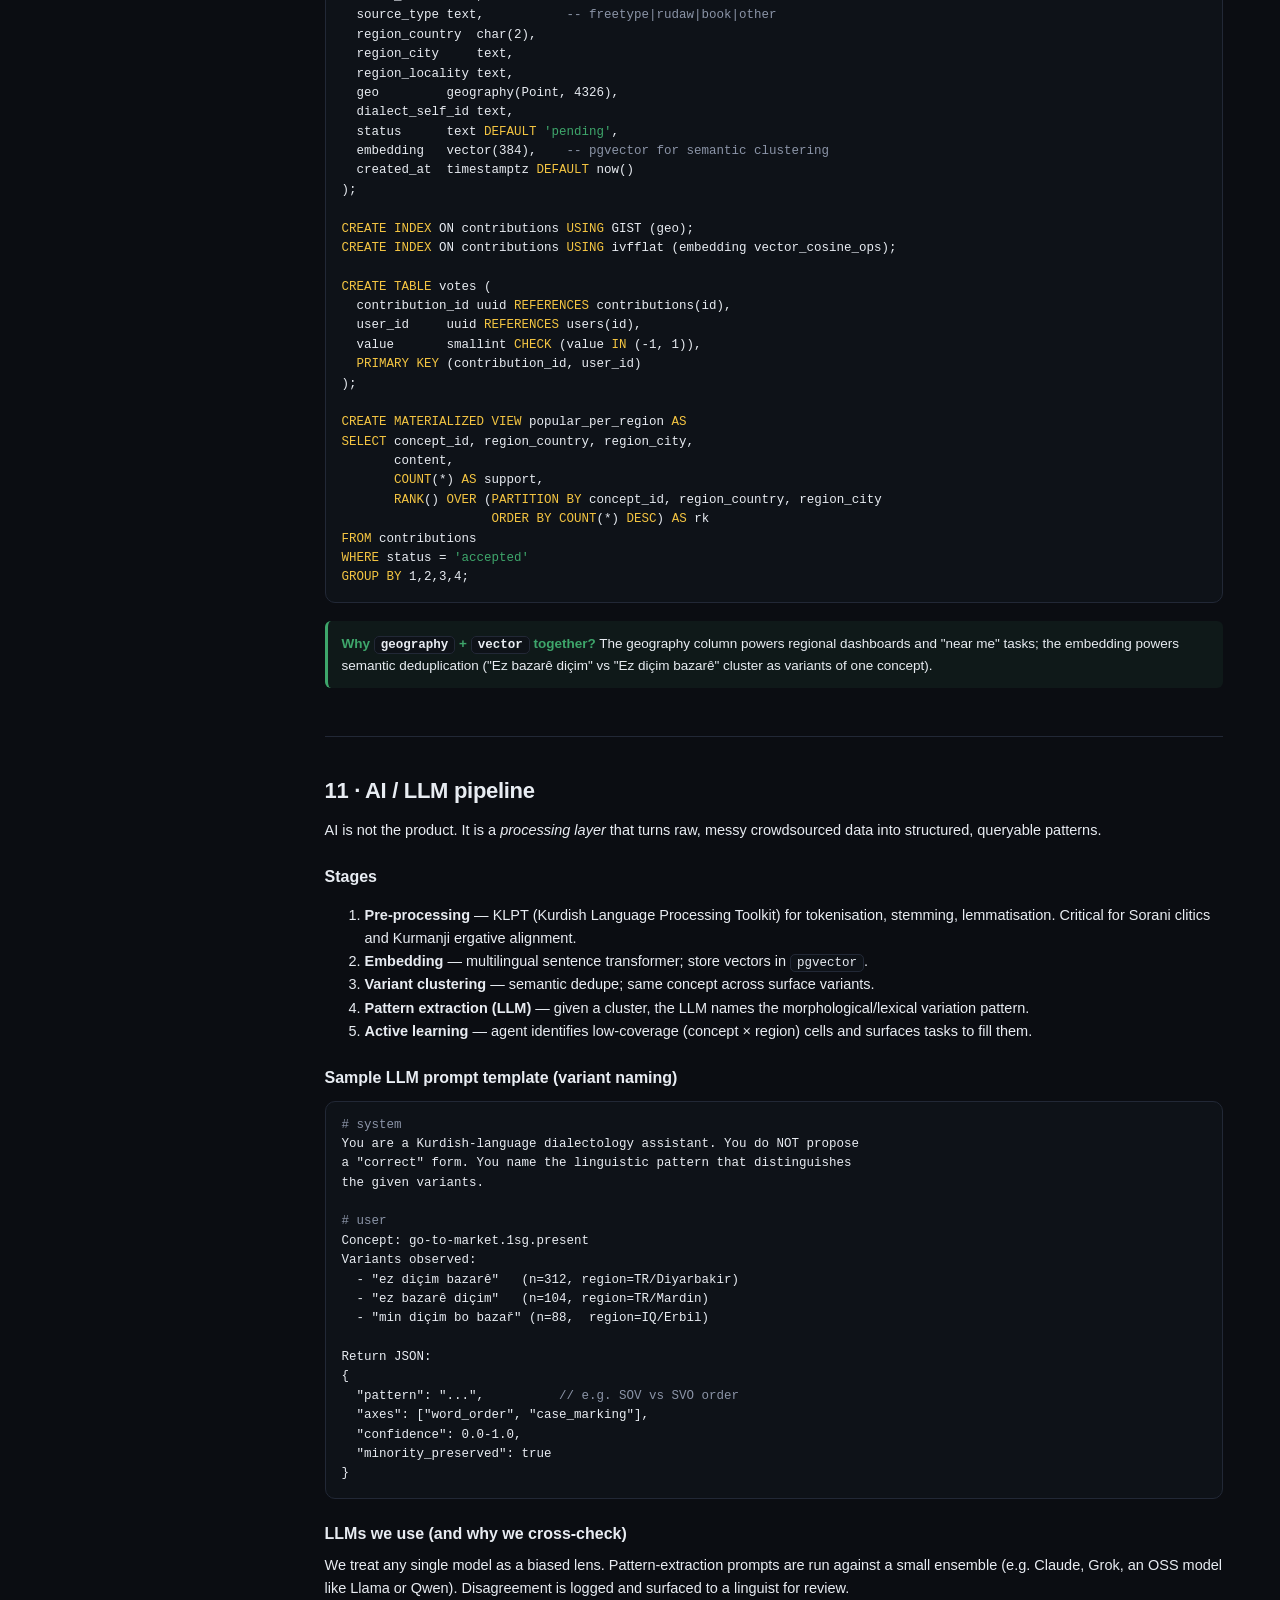
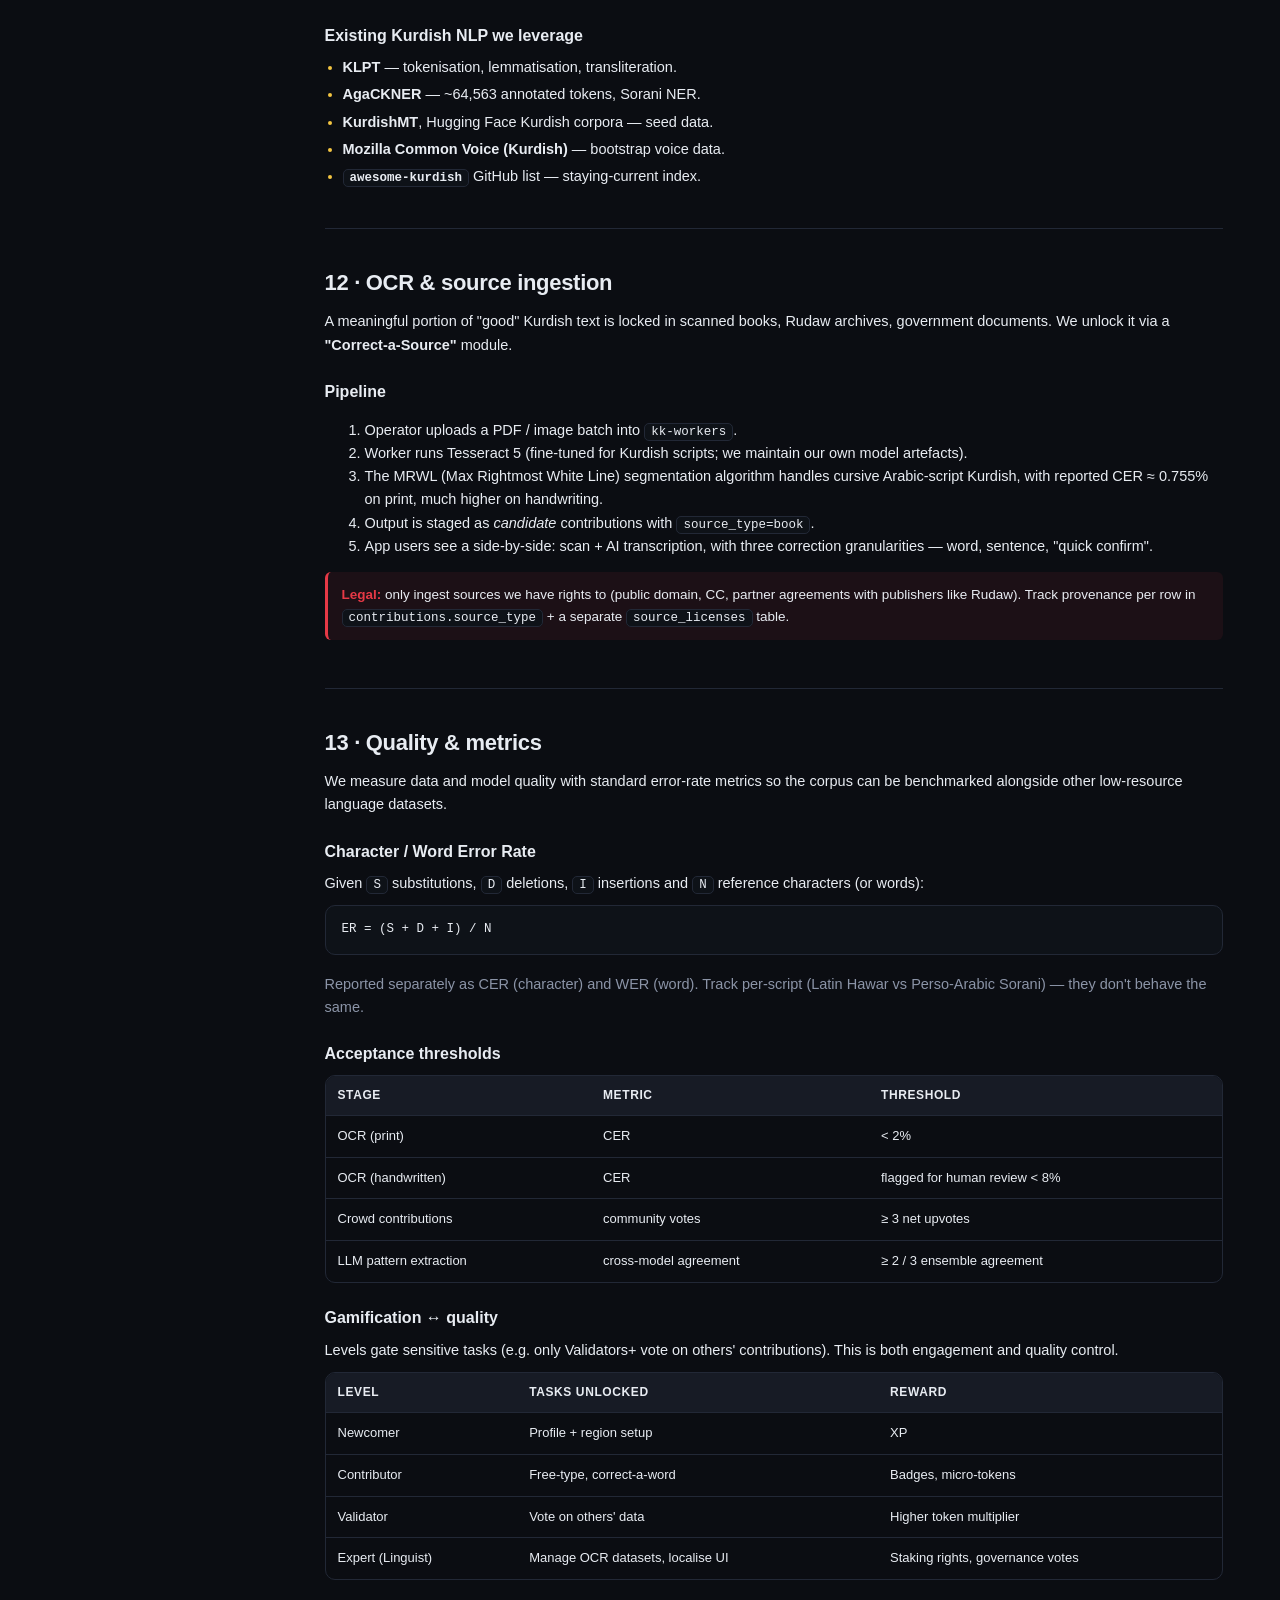
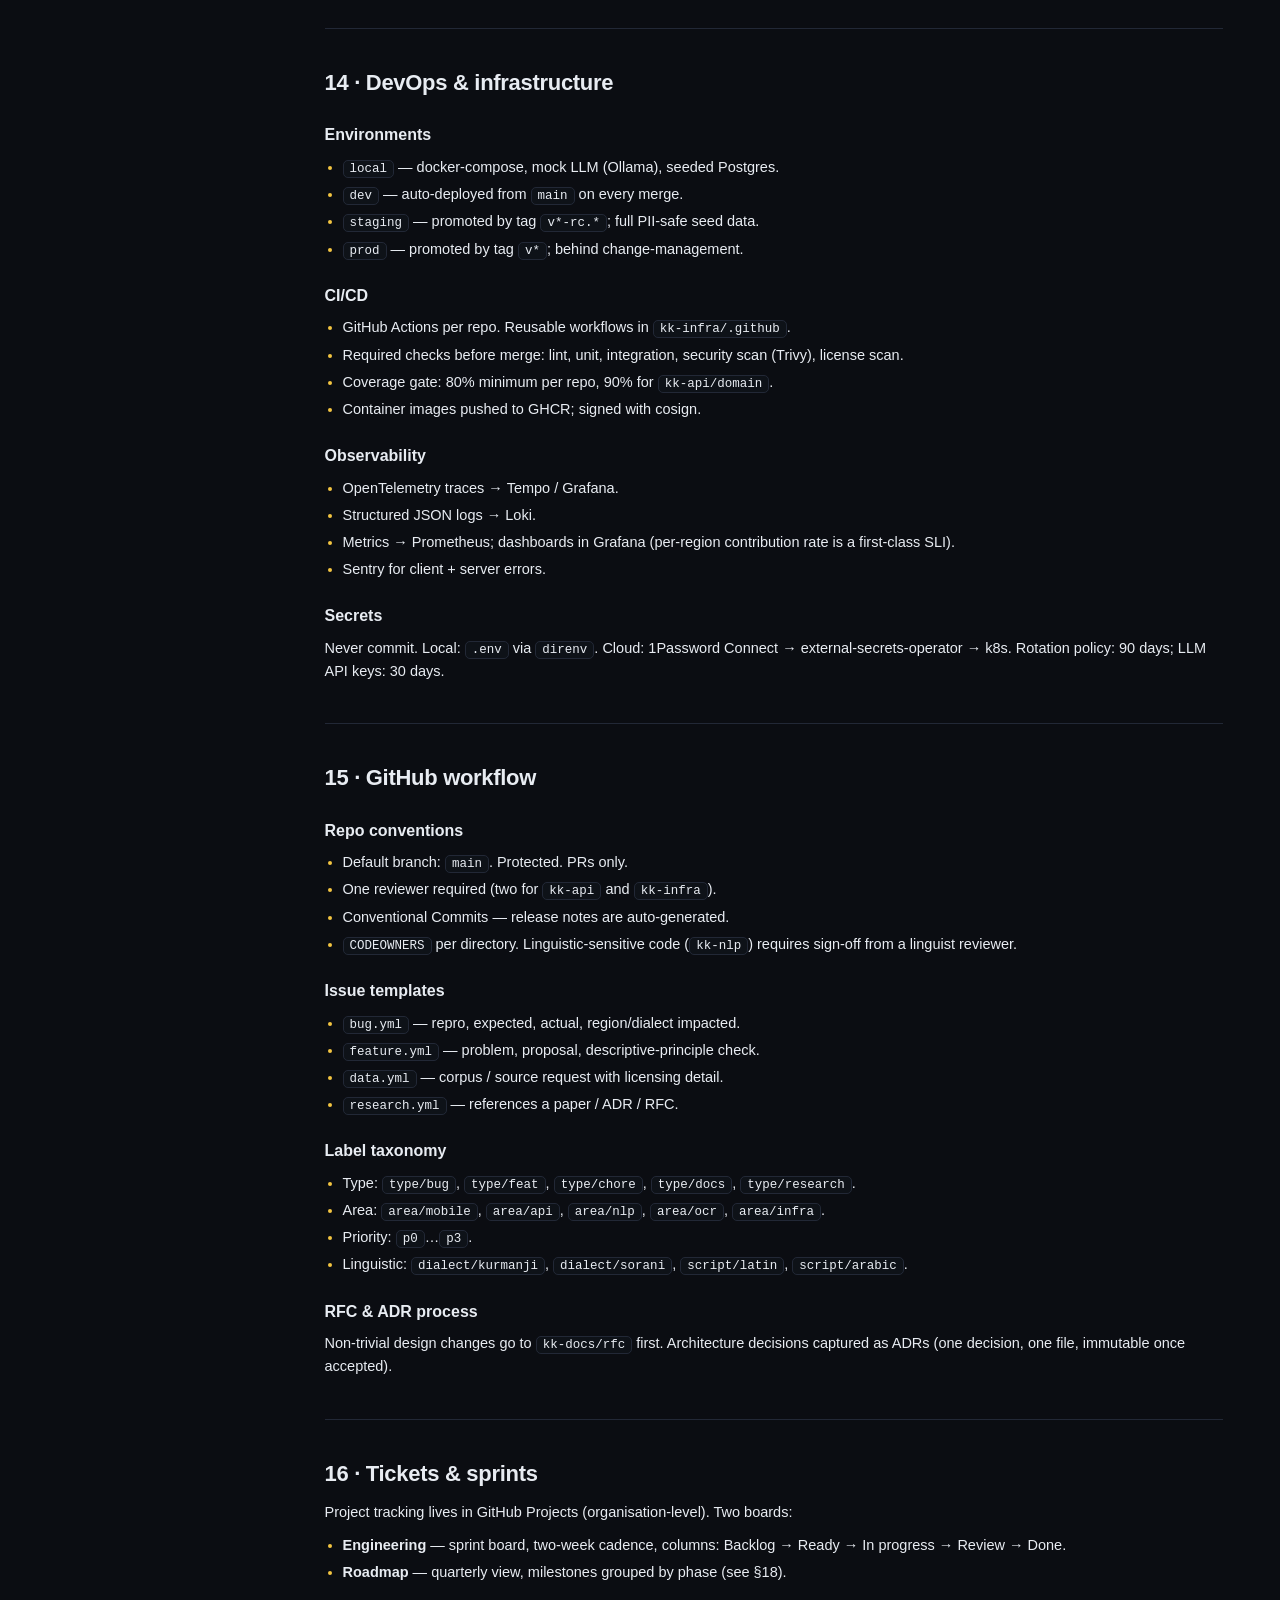
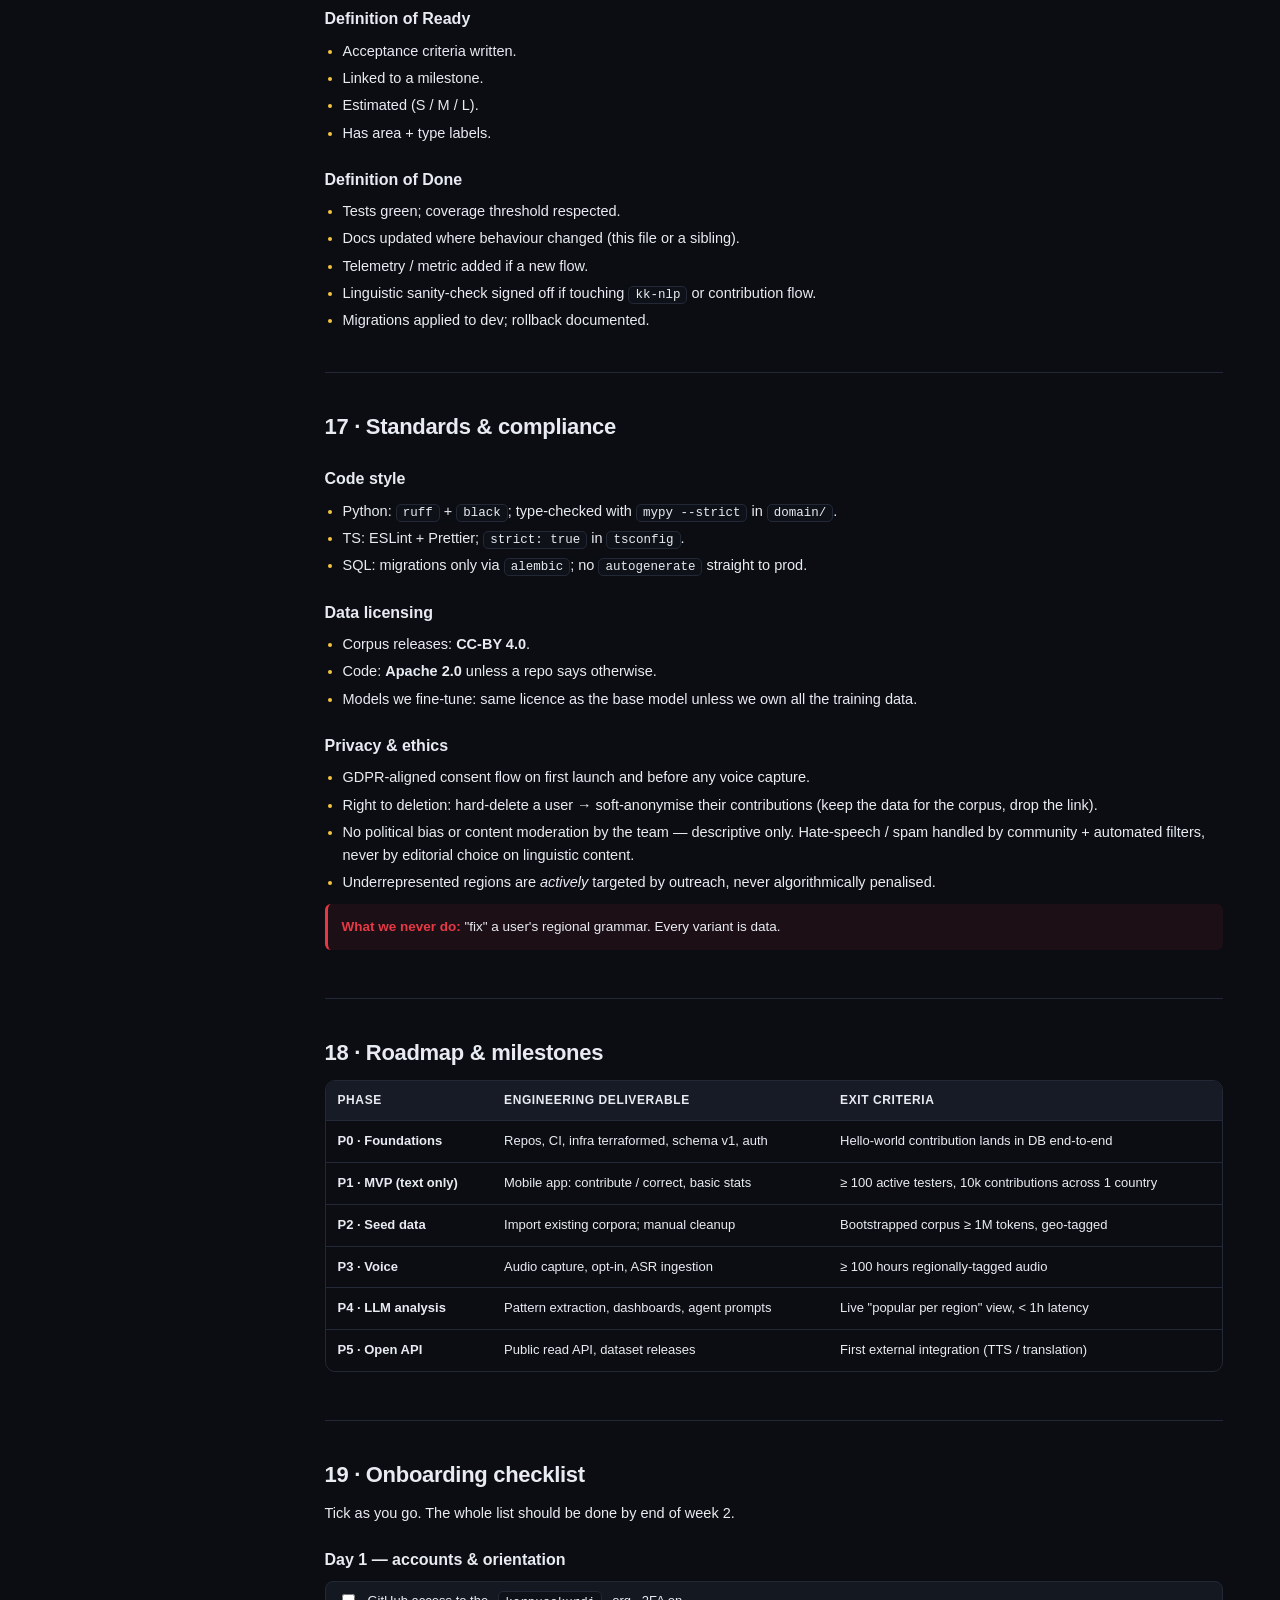
<file: docs.html>
<!DOCTYPE html>
<html lang="en" data-theme="dark">
<head>
<meta charset="UTF-8" />
<meta name="viewport" content="width=device-width, initial-scale=1.0" />
<title>Engineering Documentation — KorpusaKurdî</title>
<link rel="icon" type="image/svg+xml" href="assets/logo.svg" />
<link rel="stylesheet" href="assets/shared.css" />
<script src="assets/shared.js"></script>
<style>
  /* Docs uses a wider wrap than the shared default */
  .wrap{max-width:1180px}
  /* Docs has its own body line-height */
  html,body{line-height:1.6}

  /* ---------- DOC LAYOUT ---------- */
  .doc-head{padding:42px 0 24px;border-bottom:1px solid var(--line)}
  .doc-head .crumbs{font-size:12px;color:var(--muted);letter-spacing:1px;text-transform:uppercase;margin-bottom:8px}
  .doc-head h1{font-size:32px;margin:0 0 8px;letter-spacing:-.4px}
  .doc-head p{color:var(--muted);max-width:780px;margin:0;font-size:15px}
  .meta{display:flex;flex-wrap:wrap;gap:8px;margin-top:14px}
  .meta .pill-tech{font-size:11.5px;padding:4px 9px;border-radius:99px;background:var(--chip);
    border:1px solid var(--line);color:var(--muted)}

  .doc-body{display:grid;grid-template-columns:240px 1fr;gap:42px;padding:32px 0 60px;align-items:start}
  .doc-body > main.content{min-width:0}
  .doc-body > aside.toc{min-width:0}

  /* ---------- TOC ---------- */
  aside.toc{position:sticky;top:74px;align-self:start;font-size:13px;border-left:1px solid var(--line);padding-left:14px}
  aside.toc details{margin:0}
  aside.toc summary{display:flex;align-items:center;justify-content:space-between;cursor:pointer;user-select:none;
    list-style:none;font-size:11px;letter-spacing:1.6px;text-transform:uppercase;color:var(--accent);font-weight:700;
    padding:10px 12px;border:1px solid var(--line);border-radius:8px;background:var(--bg-soft);
    transition:border-color .2s ease,background-color .2s ease}
  aside.toc summary::-webkit-details-marker{display:none}
  aside.toc summary::after{content:"▾";font-size:12px;color:var(--muted);transition:transform .25s ease}
  aside.toc details[open] summary::after{transform:rotate(180deg)}
  aside.toc summary:hover{border-color:color-mix(in srgb,var(--accent) 50%,var(--line))}
  aside.toc ol{list-style:none;padding:0;margin:10px 0 0;display:flex;flex-direction:column;gap:6px}
  aside.toc ol a{color:var(--muted);display:block;padding:3px 0}
  aside.toc ol a:hover{color:var(--text);text-decoration:none}
  aside.toc ol li.sub a{padding-left:14px;font-size:12.5px}

  /* ---------- CONTENT ---------- */
  main.content section{padding:18px 0 30px;border-bottom:1px solid var(--line)}
  main.content section:last-child{border-bottom:none}
  main.content h2{font-size:22px;margin:18px 0 10px;letter-spacing:-.3px;scroll-margin-top:74px}
  main.content h3{font-size:16px;margin:22px 0 8px;color:var(--text)}
  main.content h4{font-size:14px;margin:18px 0 6px;color:var(--text);text-transform:uppercase;letter-spacing:1px;color:var(--accent)}
  main.content p{color:var(--text);margin:0 0 10px}
  main.content p.muted{color:var(--muted)}
  main.content ul{padding-left:18px;color:var(--text);margin:0 0 10px}
  main.content ul li{margin:4px 0}
  main.content ul li::marker{color:var(--accent)}
  main.content code{background:var(--code-bg);border:1px solid var(--line);
    padding:1px 6px;border-radius:5px;font-family:ui-monospace,SFMono-Regular,Menlo,Consolas,monospace;
    font-size:12.5px;color:var(--text);overflow-wrap:anywhere;word-break:break-word}

  /* code block */
  pre.code{background:var(--code-bg);border:1px solid var(--line);border-radius:10px;
    padding:14px 16px;overflow:auto;font-family:ui-monospace,SFMono-Regular,Menlo,Consolas,monospace;
    font-size:12.5px;line-height:1.55;color:var(--text);margin:10px 0 18px}
  pre.code .k{color:var(--accent)}     /* keyword */
  pre.code .s{color:var(--accent-3)}   /* string  */
  pre.code .c{color:var(--muted)}      /* comment */
  pre.code .n{color:var(--accent-2)}   /* name    */

  /* tables */
  .tbl{width:100%;border-collapse:separate;border-spacing:0;border:1px solid var(--line);
    border-radius:10px;overflow:hidden;font-size:13px;margin:8px 0 18px}
  .tbl th,.tbl td{padding:10px 12px;text-align:left;border-bottom:1px solid var(--line);vertical-align:top}
  .tbl th{background:var(--chip);color:var(--text);font-weight:600;font-size:12px;text-transform:uppercase;letter-spacing:.6px}
  .tbl tr:last-child td{border-bottom:none}
  .tbl td.muted{color:var(--muted)}

  /* callouts */
  .callout{border-left:3px solid var(--accent);background:color-mix(in srgb,var(--accent) 8%,transparent);
    padding:12px 14px;border-radius:6px;color:var(--text);font-size:13.5px;margin:10px 0 18px}
  .callout.warn{border-color:var(--accent-2);background:color-mix(in srgb,var(--accent-2) 8%,transparent)}
  .callout.ok{border-color:var(--accent-3);background:color-mix(in srgb,var(--accent-3) 8%,transparent)}
  .callout strong{color:var(--accent)}
  .callout.warn strong{color:var(--accent-2)}
  .callout.ok strong{color:var(--accent-3)}

  /* cards */
  .grid-2{display:grid;grid-template-columns:1fr 1fr;gap:14px}
  .grid-3{display:grid;grid-template-columns:repeat(3,1fr);gap:14px}
  .grid-4{display:grid;grid-template-columns:repeat(4,1fr);gap:12px}
  .card{background:var(--card);border:1px solid var(--line);border-radius:10px;padding:14px}
  .card h4{margin:0 0 4px;font-size:12px}
  .card p{margin:0;color:var(--muted);font-size:12.5px}
  .card a.card-link{display:inline-block;margin-top:8px;font-size:11.5px;color:var(--accent);font-weight:600;letter-spacing:.2px;border-bottom:1px solid transparent;padding-bottom:1px;transition:border-color .15s ease}
  .card a.card-link:hover{border-bottom-color:var(--accent)}

  /* analysis flow */
  .flow{display:grid;grid-template-columns:repeat(6,1fr);gap:10px;margin:14px 0 22px;align-items:stretch}
  .flow-step{position:relative;padding:14px 12px;border:1px solid var(--line);border-radius:10px;background:var(--card)}
  .flow-step .step-num{display:block;font-size:18px;font-weight:800;color:var(--accent);letter-spacing:-.5px;line-height:1;font-feature-settings:"tnum"}
  .flow-step .step-label{display:block;font-size:10px;font-weight:700;text-transform:uppercase;letter-spacing:1.4px;color:var(--text);margin:6px 0 6px}
  .flow-step p{margin:0;color:var(--muted);font-size:12.5px;line-height:1.55}
  .flow-step:not(:last-child)::after{content:"→";position:absolute;right:-12px;top:24px;color:var(--accent);font-weight:700;font-size:14px;background:var(--bg);padding:0 2px;line-height:1;z-index:1}

  /* architecture diagram */
  .arch{display:grid;grid-template-columns:repeat(5,1fr);gap:10px;margin:14px 0 20px;align-items:stretch}
  .arch .col{display:flex;flex-direction:column;gap:8px}
  .arch .box{background:var(--card);border:1px solid var(--line);border-radius:10px;padding:10px;font-size:12.5px}
  .arch .box .h{font-size:10px;letter-spacing:1.4px;color:var(--accent);text-transform:uppercase;margin-bottom:4px;font-weight:700}
  .arch .box ul{margin:4px 0 0;padding-left:14px;color:var(--muted);font-size:12px}
  .arch .stage-label{font-size:10px;letter-spacing:1.6px;text-transform:uppercase;color:var(--muted);text-align:center;margin-bottom:4px;font-weight:700}

  /* checklist */
  .check{display:flex;flex-direction:column;gap:6px;margin:8px 0 18px}
  .check label{display:flex;gap:10px;align-items:flex-start;background:var(--card);
    border:1px solid var(--line);border-radius:8px;padding:9px 12px;font-size:13px;cursor:pointer}
  .check label:hover{border-color:var(--line-2)}
  .check input{margin-top:3px;accent-color:var(--accent)}

  /* repo tree */
  .tree{font-family:ui-monospace,SFMono-Regular,Menlo,Consolas,monospace;font-size:12.5px;
    background:var(--code-bg);border:1px solid var(--line);border-radius:10px;
    padding:14px 16px;color:var(--text);white-space:pre;overflow:auto;line-height:1.55;margin:8px 0 18px}
  .tree .d{color:var(--accent)}
  .tree .c{color:var(--muted)}

  /* footer */
  footer{padding:24px 0 40px;color:var(--muted);font-size:12.5px;border-top:1px solid var(--line)}
  .foot{display:flex;justify-content:space-between;align-items:center;flex-wrap:wrap;gap:10px}

  /* desktop: TOC summary hidden, list always visible regardless of [open] */
  @media (min-width: 981px){
    aside.toc summary{display:none}
    aside.toc details > ol{display:flex !important}
    aside.toc details > ol{margin-top:0}
  }

  @media (max-width: 980px){
    .doc-body{grid-template-columns:1fr;gap:18px;padding:22px 0 50px}
    aside.toc{position:sticky;top:54px;z-index:20;background:var(--bg);
      border-left:none;border-top:none;padding-left:0;padding-top:0;margin:0 0 8px;
      padding-bottom:8px}
    aside.toc::after{content:"";position:absolute;left:0;right:0;bottom:0;height:14px;
      background:linear-gradient(to bottom,var(--bg),transparent);pointer-events:none}
    aside.toc details[open] > ol{max-height:60vh;overflow-y:auto;padding-right:6px}
    .arch{grid-template-columns:repeat(2,1fr)}
    .grid-3,.grid-4{grid-template-columns:1fr 1fr}
    .flow{grid-template-columns:repeat(3,1fr)}
    .flow-step:nth-child(3n)::after{display:none}
  }
  @media (max-width: 540px){
    .wrap{padding:0 16px}
    nav ul{display:none}
    .grid-2,.grid-3,.grid-4{grid-template-columns:1fr}
    .doc-head{padding:24px 0 18px}
    .doc-head h1{font-size:24px}
    .doc-head p{font-size:14px}
    main.content h2{font-size:19px}
    main.content h3{font-size:15px}
    main.content section{padding:14px 0 22px}
    .flow{grid-template-columns:1fr}
    .flow-step::after{display:none}
    .tbl{font-size:12px}
    .tbl th,.tbl td{padding:6px 8px}
    .arch{grid-template-columns:1fr}
  }
</style>
</head>
<body>

<!-- ===================== NAV ===================== -->
<nav class="site-nav">
  <div class="wrap nav-inner">
    <a class="brand" href="index.html"><img class="mark" src="assets/logo.svg" alt="" /> KorpusaKurdî</a>
    <ul>
      <li><a href="index.html#problem">Problem</a></li>
      <li><a href="index.html#how">How</a></li>
      <li><a href="index.html#impact">Impact</a></li>
      <li><a href="index.html#tech">Tech</a></li>
      <li><a href="index.html#research">Research</a></li>
    </ul>
    <div class="nav-actions">
      <a href="index.html" class="nav-link">Pitch</a>
      <button class="toggle" id="themeToggle" aria-label="Toggle theme" title="Toggle theme">
        <svg class="icon-sun" viewBox="0 0 24 24" fill="none" stroke="currentColor" stroke-width="1.6" stroke-linecap="round" stroke-linejoin="round" aria-hidden="true">
          <circle cx="12" cy="12" r="3.6"/>
          <path d="M12 2.5v2.2M12 19.3v2.2M2.5 12h2.2M19.3 12h2.2M5.2 5.2l1.55 1.55M17.25 17.25l1.55 1.55M5.2 18.8l1.55-1.55M17.25 6.75l1.55-1.55"/>
        </svg>
        <svg class="icon-moon" viewBox="0 0 24 24" fill="none" stroke="currentColor" stroke-width="1.6" stroke-linecap="round" stroke-linejoin="round" aria-hidden="true">
          <path d="M20.5 14.2A8.5 8.5 0 1 1 9.8 3.5a6.7 6.7 0 0 0 10.7 10.7z"/>
        </svg>
      </button>
      <a href="mockup.html" class="cta">Try the app</a>
    </div>
  </div>
</nav>

<!-- ===================== DOC HEAD ===================== -->
<header class="doc-head">
  <div class="wrap">
    <div class="crumbs">Engineering · Onboarding · v0.1</div>
    <h1>Engineering Documentation</h1>
    <p>The build manual: scientific approach, system architecture, code organisation, AI/LLM pipeline, DevOps and the Day&nbsp;1 / Week&nbsp;1 / Month&nbsp;1 path for new contributors. This document complements — and does not repeat — the project pitch.</p>
    <div class="meta">
      <span class="pill-tech">Audience: new dev team members</span>
      <span class="pill-tech">Status: living doc</span>
      <span class="pill-tech">Last review: 2026-05</span>
      <span class="pill-tech">Owner: core engineering</span>
    </div>
  </div>
</header>

<div class="wrap doc-body">

<!-- ===================== TOC ===================== -->
<aside class="toc">
  <details>
    <summary>Contents</summary>
    <ol>
      <li><a href="#read-this-first">1 · Read this first</a></li>
    <li><a href="#linguistic-context">2 · Linguistic context</a></li>
    <li><a href="#scientific-approach">3 · Scientific approach</a></li>
    <li><a href="#data-analysis">4 · Data analysis &amp; outputs</a></li>
    <li><a href="#resources">5 · Resources &amp; prior art</a></li>
    <li><a href="#architecture">6 · System architecture</a></li>
    <li><a href="#repos">7 · Repositories &amp; code</a></li>
    <li><a href="#frontend">8 · Frontend (mobile)</a></li>
    <li><a href="#backend">9 · Backend &amp; API</a></li>
    <li><a href="#database">10 · Database design</a></li>
    <li><a href="#ai">11 · AI / LLM pipeline</a></li>
    <li><a href="#ocr">12 · OCR &amp; source ingestion</a></li>
    <li><a href="#quality">13 · Quality &amp; metrics</a></li>
    <li><a href="#devops">14 · DevOps &amp; infrastructure</a></li>
    <li><a href="#github">15 · GitHub workflow</a></li>
    <li><a href="#tickets">16 · Tickets &amp; sprints</a></li>
    <li><a href="#standards">17 · Standards &amp; compliance</a></li>
    <li><a href="#roadmap">18 · Roadmap &amp; milestones</a></li>
    <li><a href="#onboarding">19 · Onboarding checklist</a></li>
    <li><a href="#appendix">20 · Appendix &amp; references</a></li>
    </ol>
  </details>
</aside>

<!-- ===================== CONTENT ===================== -->
<main class="content">

<div class="callout ok" style="margin-bottom:22px">
  <strong>Pinned links</strong>
  <ul style="margin:8px 0 0;padding-left:18px;line-height:1.9">
    <li>Org: <a href="https://github.com/KorpusaKurdi" target="_blank" rel="noopener">github.com/KorpusaKurdi</a></li>
    <li>Repo: <a href="https://github.com/KorpusaKurdi/korpusa-kurdi" target="_blank" rel="noopener">github.com/KorpusaKurdi/korpusa-kurdi</a></li>
    <li>Kanban: <a href="https://github.com/orgs/KorpusaKurdi/projects/1/views/1" target="_blank" rel="noopener">GitHub Project · Board</a></li>
    <li>PROD env: <a href="https://korpusa-kurdi.pages.dev/" target="_blank" rel="noopener">korpusa-kurdi.pages.dev</a></li>
  </ul>
</div>

<section id="read-this-first">
  <h2>1 · Read this first</h2>
  <p>Welcome. KorpusaKurdî is a <strong>Kurdish language variation tracking and documentation platform</strong> — not a standardisation project. The technical north star is to collect real usage from speakers, attach rigorous geographic metadata to every contribution, and let statistical and LLM-based analysis surface the most popular forms while preserving minority variants.</p>
  <p>This document is a working manual. Treat it as living: open a PR if you spot anything stale.</p>

  <div class="callout">
    <strong>Engineering principle:</strong> Descriptive, not prescriptive. The platform never invents grammar — it observes, counts and surfaces. Any feature that risks "deciding for users" needs a design review before merging.
  </div>

  <h3>How to read this doc</h3>
  <ul>
    <li>Sections 2–4 are <strong>required reading</strong> before touching any code.</li>
    <li>Sections 5–12 are <strong>per-discipline</strong>: jump to your area, then skim the others.</li>
    <li>Sections 13–17 are <strong>process</strong>: workflow, tickets, onboarding checklist.</li>
    <li>Section 18 is the <strong>reference index</strong> (papers, datasets, prior work).</li>
  </ul>
</section>

<section id="linguistic-context">
  <h2>2 · Linguistic context engineers must know</h2>
  <p>You don't need to be a linguist, but you need to know enough not to design naïve schemas. Three facts will shape almost every technical decision.</p>

  <h3>Dialect taxonomy</h3>
  <table class="tbl">
    <thead><tr><th>Dialect</th><th>Primary regions</th><th>Speakers</th><th>Structure</th><th>Script</th></tr></thead>
    <tbody>
      <tr><td><strong>Kurmanji</strong> (North)</td><td>Turkey, Syria, N. Iraq (Badinan), Armenia</td><td>15–20M</td><td>Synthetic / inflected; gender, case, ergativity</td><td>Latin (Hawar)</td></tr>
      <tr><td><strong>Sorani</strong> (Central)</td><td>Iraqi Kurdistan, W. Iran (Rojhelat)</td><td>6–12M</td><td>Analytic; no gender/case; word order</td><td>Perso-Arabic</td></tr>
      <tr><td><strong>Southern</strong></td><td>Kermanshah, Ilam, Khanaqin</td><td>3–5M</td><td>Transitions Sorani ↔ Laki/Pehlewani</td><td>Perso-Arabic</td></tr>
      <tr><td><strong>Zaza-Gorani</strong></td><td>Tunceli, Bingöl, Hawraman</td><td>2–3M</td><td>Distinct branch; high complexity</td><td>Varied</td></tr>
    </tbody>
  </table>
  <p class="muted">Source: cross-checked against multi-LLM research (Gemini deep-research output) and Wikipedia / Translators without Borders factsheet.</p>

  <h3>Scripts &amp; the bi-directional problem</h3>
  <table class="tbl">
    <thead><tr><th>Feature</th><th>Hawar (Latin)</th><th>Sorani (Arabic)</th><th>Engineering impact</th></tr></thead>
    <tbody>
      <tr><td>Direction</td><td>LTR</td><td>RTL</td><td>UI must support bi-directional layout, mirror icons</td></tr>
      <tr><td>Vowels</td><td>8 distinct (A, E, Ê, I, Î, O, U, Û)</td><td>Markers (و, ێ, ە)</td><td>Diacritic-aware tokenisation; never strip marks</td></tr>
      <tr><td>Consonants</td><td>Velar / alveolar stops</td><td>Pharyngeals, uvulars (/ʕ/, /ħ/)</td><td>Phonological mapping needed for TTS / ASR</td></tr>
    </tbody>
  </table>

  <h3>Three-tier geographic hierarchy</h3>
  <p>Every contribution must be tagged at three levels — this is non-negotiable and shapes the database schema.</p>
  <ul>
    <li><strong>Country level</strong> — TR / IQ / IR / SY (loanword influence: Turkish, Arabic, Persian).</li>
    <li><strong>City level</strong> — major hubs (Erbil, Duhok, Diyarbakir, Mahabad…) act as dialect anchors.</li>
    <li><strong>Region / village level</strong> — preserves hyper-local accents and lexical variants that broader classifications drop.</li>
  </ul>

  <div class="callout warn">
    <strong>Anti-pattern:</strong> a single <code>region</code> string field. Always model country / city / locality as separate normalised columns + PostGIS point.
  </div>
</section>

<section id="scientific-approach">
  <h2>3 · Scientific approach: algorithmic democracy</h2>
  <p>"Algorithmic democracy" is the working name for the four-stage pipeline that turns raw contributions into usable, regionally-tagged variant statistics — without imposing a top-down standard.</p>

  <div class="grid-4">
    <div class="card"><h4>1. Collect &amp; label</h4><p>Every datum tagged with country/city/locality + dialect self-ID + user profile metadata.</p></div>
    <div class="card"><h4>2. Pattern extraction</h4><p>LLMs + classical NLP (clustering, frequency mining) find variants for any concept.</p></div>
    <div class="card"><h4>3. Democratic selection</h4><p>For each context, compute most-popular form per region; never delete minorities.</p></div>
    <div class="card"><h4>4. Living reference</h4><p>Surface results via dashboards + open API. Re-runs as new data arrives.</p></div>
  </div>

  <h3>Corpus vs. agent: a hybrid</h3>
  <p>We deliberately build <strong>both</strong>:</p>
  <ul>
    <li><strong>Static corpus</strong> — the ground-truth dataset, exported under <code>CC-BY 4.0</code>, suitable for training third-party models.</li>
    <li><strong>Dynamic agent</strong> — an interactive layer that does <em>active learning</em>: it identifies under-represented regions and prompts users to fill those gaps, plus real-time validation hints.</li>
  </ul>

  <h3>Sample tasks the agent surfaces</h3>
  <ul>
    <li>"Translate word X in your dialect."</li>
    <li>"Correct this sentence from a Rudaw article."</li>
    <li>"Record this 5-second daily snippet."</li>
    <li>"Confirm whether you'd say <em>ez diçim bazarê</em> or <em>ez bazarê diçim</em>."</li>
  </ul>
</section>

<section id="data-analysis">
  <h2>4 · Data analysis &amp; outputs</h2>
  <p>Data analysis is the bridge between contributions and insight. Every analysis we run is <strong>descriptive</strong>: we surface what speakers actually do, never decide what they should do. The result is a corpus that reveals variation rather than flattening it.</p>

  <h3>Pipeline (raw → output)</h3>
  <p class="muted">Six stages, each one auditable. Any contribution can be traced from any output back to the original speaker (anonymised, with consent), so any claim the platform makes is reproducible.</p>

  <div class="flow">
    <div class="flow-step">
      <span class="step-num">01</span>
      <span class="step-label">Contribute</span>
      <p>Speakers submit text, audio or labels with regional, dialect, age and register metadata.</p>
    </div>
    <div class="flow-step">
      <span class="step-num">02</span>
      <span class="step-label">Normalise</span>
      <p>Script unification (Hawar / Sorani / Cyrillic), token cleaning, metadata validation.</p>
    </div>
    <div class="flow-step">
      <span class="step-num">03</span>
      <span class="step-label">Aggregate</span>
      <p>Bucket contributions by region, dialect, cohort, register and time window.</p>
    </div>
    <div class="flow-step">
      <span class="step-num">04</span>
      <span class="step-label">Detect</span>
      <p>Statistical: which forms exist, at what frequency per region. Clustering: which regions group together.</p>
    </div>
    <div class="flow-step">
      <span class="step-num">05</span>
      <span class="step-label">LLM-assist</span>
      <p>Semantic clustering, novel-form detection, lemma proposals — always reviewed by humans before publication.</p>
    </div>
    <div class="flow-step">
      <span class="step-num">06</span>
      <span class="step-label">Publish</span>
      <p>Outputs are versioned, signed and shipped: datasets, dashboards, APIs, papers.</p>
    </div>
  </div>

  <h3>What the analysis measures</h3>
  <table class="tbl">
    <thead><tr><th>Metric</th><th>What it shows</th></tr></thead>
    <tbody>
      <tr><td><code>form_distribution</code></td><td>Frequency of a form across regions and dialects.</td></tr>
      <tr><td><code>dialect_cohesion</code></td><td>How much speakers within a region agree on a single form.</td></tr>
      <tr><td><code>variant_rarity</code></td><td>How rare a minority form is — drives the preservation index.</td></tr>
      <tr><td><code>geographic_spread</code></td><td>How wide the geographic footprint of a form is.</td></tr>
      <tr><td><code>temporal_drift</code></td><td>How a form's frequency changes over time (years, generations).</td></tr>
      <tr><td><code>cross_script_map</code></td><td>The same word across Hawar, Sorani and Cyrillic spellings.</td></tr>
    </tbody>
  </table>

  <div class="callout">
    <strong>Descriptive guarantee.</strong> The platform never declares a "correct" form. Every output carries the underlying distribution — so a reader sees both the popular form and the minority alternatives. Standardisation, if it ever happens, belongs to communities and academies, not to the corpus.
  </div>

  <h3>What the corpus enables</h3>
  <p class="muted">Each output below is something the analysis stage can produce or feed. Some are live dashboards, some are versioned datasets, some are training corpora consumed by other projects.</p>

  <div class="grid-3">
    <div class="card">
      <h4>Public datasets</h4>
      <p>Versioned Parquet / JSON-L releases with full metadata, CC-BY licensed, citable.</p>
    </div>
    <div class="card">
      <h4>Variation map</h4>
      <p>Interactive geographic map: pick a word, see how it is said across regions.</p>
    </div>
    <div class="card">
      <h4>Open API</h4>
      <p>Query: "most common form for X in region Y" — JSON in, JSON out.</p>
    </div>
    <div class="card">
      <h4>Living dictionary</h4>
      <p>A reference where every entry carries regional usage frequencies — not a single "standard" form.</p>
    </div>
    <div class="card">
      <h4>Academic papers</h4>
      <p>Replicable methodology + dataset versioning lets researchers cite the exact slice they used.</p>
    </div>
    <div class="card">
      <h4>Training corpora</h4>
      <p>Cleaned, region-tagged data for TTS, STT and Kurdish-aware LLMs.</p>
    </div>
    <div class="card">
      <h4>Educational materials</h4>
      <p>Variation-aware schoolbooks: students see the range and where each form is used, not just one.</p>
    </div>
    <div class="card">
      <h4>Preservation index</h4>
      <p>A live measure of how endangered a rare form is — a signal for archivists and educators.</p>
    </div>
    <div class="card">
      <h4>Journalism dashboards</h4>
      <p>Reporters can verify "is this word really common?" and find where to interview real speakers.</p>
    </div>
  </div>
</section>

<section id="resources">
  <h2>5 · Resources &amp; prior art</h2>
  <p>Before building anything, audit what already exists. The Kurdish NLP space has scattered but real resources — datasets, toolkits, voice corpora, comparable platforms. Reuse where possible; complement rather than duplicate.</p>
  <p class="muted">Direct links below are deliberately conservative — only canonical URLs we are confident about. For everything else, names are leads — search HuggingFace Datasets and GitHub by name to find the current home.</p>

  <h3>Datasets (text)</h3>
  <div class="grid-2">
    <div class="card">
      <h4>kurdish-ai / kurdish-corpus</h4>
      <p>Mixed-source Kurdish text corpus on HuggingFace Datasets — fast starting point for tokenisation, embedding and language-model work.</p>
      <a class="card-link" href="https://huggingface.co/datasets/kurdish-ai/kurdish-corpus" target="_blank" rel="noopener">huggingface.co →</a>
    </div>
    <div class="card">
      <h4>OSCAR</h4>
      <p>Massively multilingual web corpus with Kurdish slices (Kurmanji + Sorani). Useful for LM pre-training. Search HuggingFace for <code>oscar-corpus/oscar</code>.</p>
    </div>
    <div class="card">
      <h4>CC-100</h4>
      <p>Filtered Common Crawl per-language corpora with Kurdish splits. Search HuggingFace Datasets for <code>cc100</code>.</p>
    </div>
    <div class="card">
      <h4>Wikipedia (Kurdish)</h4>
      <p>Periodic dumps of Kurmanji + Sorani Wikipedia. Clean encyclopedic register — small, but high quality. Search the Wikimedia dumps site for <code>kuwiki</code> / <code>ckbwiki</code>.</p>
    </div>
    <div class="card">
      <h4>Tatoeba (Kurdish)</h4>
      <p>Crowdsourced sentence pairs with translations — useful for parallel data and sanity checks across scripts.</p>
    </div>
    <div class="card">
      <h4>AgaCKNER</h4>
      <p>Annotated NER dataset for Sorani. Smaller scale, but rare for being supervised. Search HuggingFace / GitHub by name.</p>
    </div>
  </div>

  <h3>Voice &amp; speech</h3>
  <div class="grid-2">
    <div class="card">
      <h4>Mozilla Common Voice</h4>
      <p>Open multilingual voice corpus with growing Kurdish coverage. Aligned MP3 + transcript pairs, contributor pipeline we can study.</p>
      <a class="card-link" href="https://commonvoice.mozilla.org" target="_blank" rel="noopener">commonvoice.mozilla.org →</a>
    </div>
    <div class="card">
      <h4>kurdishtts.com</h4>
      <p>External TTS API used for synthesis. Possible STT integration. Already wired into the planned audio pipeline.</p>
    </div>
    <div class="card">
      <h4>RHVoice</h4>
      <p>Open-source TTS engine with experimental Kurdish voices. A solid base for offline / low-resource synthesis.</p>
    </div>
  </div>

  <h3>NLP libraries &amp; tools</h3>
  <div class="grid-2">
    <div class="card">
      <h4>KLPT</h4>
      <p>Kurdish Language Processing Toolkit (Sina Ahmadi). Tokenisation, lemmatisation, transliteration, normalisation across scripts. The de-facto baseline.</p>
      <a class="card-link" href="https://github.com/sinaahmadi/KLPT" target="_blank" rel="noopener">github.com/sinaahmadi/KLPT →</a>
    </div>
    <div class="card">
      <h4>Tesseract 5</h4>
      <p>OCR engine with Kurdish-trained models for both Hawar (Latin) and Sorani (Arabic) scripts.</p>
    </div>
    <div class="card">
      <h4>spaCy + custom</h4>
      <p>Tokenisation / POS pipelines extended for Kurdish. No first-party model — community-trained, project-specific.</p>
    </div>
    <div class="card">
      <h4>awesome-kurdish</h4>
      <p>Community-maintained index of Kurdish NLP work — datasets, papers, tools. Search GitHub for <code>awesome-kurdish</code>.</p>
    </div>
  </div>

  <h3>Comparable platforms (prior art)</h3>
  <div class="grid-2">
    <div class="card">
      <h4>Common Voice (Mozilla)</h4>
      <p>The reference for crowdsourced multilingual voice collection. Mature contribution UX, validation flow, donor experience to study.</p>
    </div>
    <div class="card">
      <h4>Dia-Lingle</h4>
      <p>ETH Zürich's gamified Swiss German dialect collection. Inspiration for a playful, low-friction contribution flow.</p>
    </div>
    <div class="card">
      <h4>CorCenCC</h4>
      <p>National Corpus of Contemporary Welsh — mobile recording, register tagging, public-facing dashboards. Closest analogue in scope and intent.</p>
    </div>
    <div class="card">
      <h4>standwithkurds.org</h4>
      <p>Action-focused single-page UX — pattern for clarity over feature density on the public-facing side.</p>
    </div>
  </div>

  <div class="callout">
    <strong>How we relate to these.</strong> KorpusaKurdî is not a competitor to existing Kurdish corpora or toolkits — it consumes and complements them. Where data overlaps, we deduplicate and credit. Where toolkits already work, we extend rather than rewrite. Our distinguishing focus is <em>variation tagging at the contribution level</em>, which most existing corpora do not capture.
  </div>
</section>

<section id="architecture">
  <h2>6 · System architecture</h2>
  <p>Five logical stages, each independently scalable. Read left-to-right.</p>

  <div class="arch">
    <div class="col">
      <div class="stage-label">1 · Clients</div>
      <div class="box">
        <div class="h">Mobile</div>
        React Native / Flutter
        <ul><li>Contribute UI</li><li>Voice capture</li><li>Offline queue</li></ul>
      </div>
      <div class="box">
        <div class="h">Web</div>
        Next.js dashboard
        <ul><li>Dashboards</li><li>Moderation console</li></ul>
      </div>
    </div>
    <div class="col">
      <div class="stage-label">2 · Edge</div>
      <div class="box">
        <div class="h">API gateway</div>
        Cloudflare / Nginx
        <ul><li>Rate limit</li><li>WAF</li><li>TLS</li></ul>
      </div>
      <div class="box">
        <div class="h">Auth</div>
        Auth0 / Firebase
        <ul><li>JWT issuance</li><li>OAuth</li></ul>
      </div>
    </div>
    <div class="col">
      <div class="stage-label">3 · Services</div>
      <div class="box">
        <div class="h">Core API</div>
        FastAPI (Python) or Node
        <ul><li>Contribution CRUD</li><li>Voting</li><li>Moderation queue</li></ul>
      </div>
      <div class="box">
        <div class="h">Workers</div>
        Celery / BullMQ
        <ul><li>OCR jobs</li><li>LLM jobs</li><li>Stats refresh</li></ul>
      </div>
    </div>
    <div class="col">
      <div class="stage-label">4 · Data</div>
      <div class="box">
        <div class="h">Primary</div>
        PostgreSQL + PostGIS
      </div>
      <div class="box">
        <div class="h">Vector</div>
        Pinecone / Weaviate
      </div>
      <div class="box">
        <div class="h">Object</div>
        S3-compatible (audio, scans)
      </div>
    </div>
    <div class="col">
      <div class="stage-label">5 · Intelligence</div>
      <div class="box">
        <div class="h">LLM layer</div>
        Hosted (OpenAI, Anthropic, xAI) + OSS fallback
        <ul><li>Pattern extraction</li><li>Variant clustering</li></ul>
      </div>
      <div class="box">
        <div class="h">NLP toolkit</div>
        KLPT, spaCy, custom
        <ul><li>Tokenise / lemmatise</li><li>POS tagging</li></ul>
      </div>
    </div>
  </div>

  <p class="muted">Stages are deployed independently. The intelligence layer is async — clients never block on LLM calls.</p>
</section>

<section id="repos">
  <h2>7 · Repositories &amp; code organisation</h2>
  <p>The target setup is <strong>polyrepo</strong> under the <a href="https://github.com/KorpusaKurdi" target="_blank" rel="noopener"><code>KorpusaKurdi</code></a> GitHub org. A monorepo was rejected because mobile and ML pipelines have very different CI shapes.</p>

  <div class="callout">
    <strong>Today vs. target.</strong> Only <code>korpusa-kurdi</code> exists right now — it serves as project homepage, development sandbox, and this engineering doc (deployed to <a href="https://korpusa-kurdi.pages.dev/" target="_blank" rel="noopener">korpusa-kurdi.pages.dev</a>). The other repos in the table below are the target shape and will be spun up as each workstream actually starts.
  </div>

  <table class="tbl">
    <thead><tr><th>Repo</th><th>Status</th><th>Purpose</th><th>Stack</th><th>CI target</th></tr></thead>
    <tbody>
      <tr><td><code>korpusa-kurdi</code></td><td><span style="font-size:11px;padding:2px 8px;border-radius:99px;background:color-mix(in srgb,var(--accent-3) 18%,transparent);border:1px solid var(--accent-3);color:var(--accent-3);font-weight:600">live</span></td><td>Homepage + this doc + ADRs (today also dev sandbox)</td><td>HTML / static</td><td>Cloudflare Pages</td></tr>
      <tr><td><code>kk-mobile</code></td><td><span style="font-size:11px;padding:2px 8px;border-radius:99px;background:var(--chip);border:1px solid var(--line);color:var(--muted)">planned</span></td><td>Cross-platform contribution app</td><td>React Native + TS</td><td>EAS / Fastlane</td></tr>
      <tr><td><code>kk-web</code></td><td><span style="font-size:11px;padding:2px 8px;border-radius:99px;background:var(--chip);border:1px solid var(--line);color:var(--muted)">planned</span></td><td>Dashboards &amp; moderation console</td><td>Next.js + TS</td><td>Vercel</td></tr>
      <tr><td><code>kk-api</code></td><td><span style="font-size:11px;padding:2px 8px;border-radius:99px;background:var(--chip);border:1px solid var(--line);color:var(--muted)">planned</span></td><td>Core REST + GraphQL API</td><td>Python · FastAPI</td><td>Docker / k8s</td></tr>
      <tr><td><code>kk-workers</code></td><td><span style="font-size:11px;padding:2px 8px;border-radius:99px;background:var(--chip);border:1px solid var(--line);color:var(--muted)">planned</span></td><td>OCR, LLM, ETL jobs</td><td>Python · Celery</td><td>Docker / k8s</td></tr>
      <tr><td><code>kk-nlp</code></td><td><span style="font-size:11px;padding:2px 8px;border-radius:99px;background:var(--chip);border:1px solid var(--line);color:var(--muted)">planned</span></td><td>Tokenisation, lemmatisation, POS</td><td>Python · KLPT</td><td>PyPI publish</td></tr>
      <tr><td><code>kk-corpus</code></td><td><span style="font-size:11px;padding:2px 8px;border-radius:99px;background:var(--chip);border:1px solid var(--line);color:var(--muted)">planned</span></td><td>Public dataset releases (CC-BY)</td><td>Parquet, JSON-L</td><td>HF datasets</td></tr>
      <tr><td><code>kk-infra</code></td><td><span style="font-size:11px;padding:2px 8px;border-radius:99px;background:var(--chip);border:1px solid var(--line);color:var(--muted)">planned</span></td><td>Terraform, k8s manifests, Helm</td><td>Terraform · Helm</td><td>Atlantis</td></tr>
    </tbody>
  </table>
  <p class="muted" style="font-size:13px;margin-top:-6px">The originally-planned <code>kk-docs</code> role is currently filled by <code>korpusa-kurdi</code>; a dedicated docs repo may split off later if scope grows.</p>

  <h3>Reference code layout (kk-api)</h3>
<pre class="tree">
<span class="d">kk-api/</span>
├── <span class="d">app/</span>
│   ├── <span class="d">api/</span>           <span class="c"># FastAPI routers (v1, v2)</span>
│   ├── <span class="d">domain/</span>        <span class="c"># business logic, no I/O</span>
│   ├── <span class="d">infra/</span>         <span class="c"># db, queues, object storage</span>
│   ├── <span class="d">workers/</span>       <span class="c"># celery tasks</span>
│   └── <span class="d">schemas/</span>       <span class="c"># pydantic models</span>
├── <span class="d">migrations/</span>       <span class="c"># alembic</span>
├── <span class="d">tests/</span>            <span class="c"># pytest, &gt;80% coverage gate</span>
├── pyproject.toml
└── Dockerfile
</pre>

  <div class="callout">
    <strong>Branching:</strong> trunk-based on <code>main</code>; short-lived feature branches; squash-merge with semantic commit messages (<code>feat:</code>, <code>fix:</code>, <code>chore:</code>, <code>docs:</code>).
  </div>
</section>

<section id="frontend">
  <h2>8 · Frontend (mobile)</h2>
  <p>Mobile-first because contributors are overwhelmingly on phones, often in the diaspora or in regions with patchy connectivity.</p>

  <h3>Stack decision: React Native (TypeScript)</h3>
  <ul>
    <li>Cross-platform, large hiring pool, web team can review.</li>
    <li><code>i18next</code> for UI strings; ICU pluralisation.</li>
    <li><code>react-native-mmkv</code> for offline contribution queue.</li>
    <li><code>expo-av</code> for voice capture; opus codec for compact uploads.</li>
  </ul>

  <h3>Required UX rules</h3>
  <ul>
    <li>RTL toggle when the user picks a Sorani-script keyboard. Test both directions.</li>
    <li>Never auto-correct contributions — that violates the descriptive principle.</li>
    <li>Always show the user's region tag at the top of the contribute screen so they can correct it.</li>
    <li>Voice capture is opt-in per session; explicit consent banner before mic access.</li>
  </ul>

  <h3>Screen inventory (MVP)</h3>
  <ul>
    <li><strong>Onboarding</strong> — country/city/region picker, dialect self-ID (or "guess for me").</li>
    <li><strong>Contribute</strong> — quick type, correct-a-source, record snippet.</li>
    <li><strong>Profile / Stats</strong> — contributions, badges, level, regional impact.</li>
    <li><strong>Map</strong> — visual contributions per region (uses PostGIS aggregates).</li>
  </ul>
</section>

<section id="backend">
  <h2>9 · Backend &amp; API</h2>
  <p>FastAPI for the synchronous edges, Celery (Redis broker) for any task that touches an LLM, OCR, or batch stats.</p>

  <h3>Sample endpoints</h3>
<pre class="code">
<span class="c"># Submit a free-form contribution</span>
<span class="k">POST</span> /v1/contributions
{
  "type": <span class="s">"text"</span>,
  "content": <span class="s">"Ez diçim bazarê"</span>,
  "context_concept": <span class="s">"go-to-market.1sg.present"</span>,
  "region": { "country": <span class="s">"TR"</span>, "city": <span class="s">"Diyarbakir"</span>, "locality": <span class="s">"Sur"</span> },
  "dialect_self_id": <span class="s">"kurmanji"</span>,
  "source": { "type": <span class="s">"freetype"</span> }
}

<span class="c"># Vote on a candidate variant</span>
<span class="k">POST</span> /v1/contributions/{id}/votes
{ "value": 1 }   <span class="c"># +1 / -1</span>

<span class="c"># Read the live "most popular" form for a concept + region</span>
<span class="k">GET</span> /v1/concepts/{concept_id}/popular?country=TR&amp;city=Diyarbakir
</pre>

  <h3>Moderation queue</h3>
  <p>Every contribution lands in a <code>pending</code> state. A row promotes to <code>accepted</code> when:</p>
  <ul>
    <li>≥ 3 community up-votes <em>and</em> agent-side spam check passes, or</li>
    <li>An expert moderator (role: <code>linguist</code>) confirms it.</li>
  </ul>
</section>

<section id="database">
  <h2>10 · Database design</h2>
  <p>PostgreSQL 16 + PostGIS + <code>pgvector</code>. The schema centres on three things: <em>what</em> was contributed, <em>where</em> it was contributed from, and <em>how confident</em> we are.</p>

  <h3>Core tables (DDL excerpt)</h3>
<pre class="code">
<span class="k">CREATE TABLE</span> users (
  id          uuid <span class="k">PRIMARY KEY</span>,
  display     text,
  origin_country  char(2),
  origin_city     text,
  origin_locality text,
  geo         geography(Point, 4326),
  dialect_self_id  text,         <span class="c">-- kurmanji|sorani|southern|zaza-gorani|other</span>
  role        text <span class="k">DEFAULT</span> <span class="s">'contributor'</span>,
  created_at  timestamptz <span class="k">DEFAULT</span> now()
);

<span class="k">CREATE TABLE</span> concepts (
  id          uuid <span class="k">PRIMARY KEY</span>,
  key         text <span class="k">UNIQUE</span>,    <span class="c">-- e.g. go-to-market.1sg.present</span>
  gloss_en    text,
  pos         text
);

<span class="k">CREATE TABLE</span> contributions (
  id          uuid <span class="k">PRIMARY KEY</span>,
  user_id     uuid <span class="k">REFERENCES</span> users(id),
  concept_id  uuid <span class="k">REFERENCES</span> concepts(id),
  type        text <span class="k">CHECK</span> (type <span class="k">IN</span> (<span class="s">'text'</span>,<span class="s">'audio'</span>,<span class="s">'correction'</span>)),
  content     text,
  audio_uri   text,
  source_type text,           <span class="c">-- freetype|rudaw|book|other</span>
  region_country  char(2),
  region_city     text,
  region_locality text,
  geo         geography(Point, 4326),
  dialect_self_id text,
  status      text <span class="k">DEFAULT</span> <span class="s">'pending'</span>,
  embedding   vector(384),    <span class="c">-- pgvector for semantic clustering</span>
  created_at  timestamptz <span class="k">DEFAULT</span> now()
);

<span class="k">CREATE INDEX</span> ON contributions <span class="k">USING</span> GIST (geo);
<span class="k">CREATE INDEX</span> ON contributions <span class="k">USING</span> ivfflat (embedding vector_cosine_ops);

<span class="k">CREATE TABLE</span> votes (
  contribution_id uuid <span class="k">REFERENCES</span> contributions(id),
  user_id     uuid <span class="k">REFERENCES</span> users(id),
  value       smallint <span class="k">CHECK</span> (value <span class="k">IN</span> (-1, 1)),
  <span class="k">PRIMARY KEY</span> (contribution_id, user_id)
);

<span class="k">CREATE MATERIALIZED VIEW</span> popular_per_region <span class="k">AS</span>
<span class="k">SELECT</span> concept_id, region_country, region_city,
       content,
       <span class="k">COUNT</span>(*) <span class="k">AS</span> support,
       <span class="k">RANK</span>() <span class="k">OVER</span> (<span class="k">PARTITION BY</span> concept_id, region_country, region_city
                    <span class="k">ORDER BY</span> <span class="k">COUNT</span>(*) <span class="k">DESC</span>) <span class="k">AS</span> rk
<span class="k">FROM</span> contributions
<span class="k">WHERE</span> status = <span class="s">'accepted'</span>
<span class="k">GROUP BY</span> 1,2,3,4;
</pre>

  <div class="callout ok">
    <strong>Why <code>geography</code> + <code>vector</code> together?</strong> The geography column powers regional dashboards and "near me" tasks; the embedding powers semantic deduplication ("Ez bazarê diçim" vs "Ez diçim bazarê" cluster as variants of one concept).
  </div>
</section>

<section id="ai">
  <h2>11 · AI / LLM pipeline</h2>
  <p>AI is not the product. It is a <em>processing layer</em> that turns raw, messy crowdsourced data into structured, queryable patterns.</p>

  <h3>Stages</h3>
  <ol>
    <li><strong>Pre-processing</strong> — KLPT (Kurdish Language Processing Toolkit) for tokenisation, stemming, lemmatisation. Critical for Sorani clitics and Kurmanji ergative alignment.</li>
    <li><strong>Embedding</strong> — multilingual sentence transformer; store vectors in <code>pgvector</code>.</li>
    <li><strong>Variant clustering</strong> — semantic dedupe; same concept across surface variants.</li>
    <li><strong>Pattern extraction (LLM)</strong> — given a cluster, the LLM names the morphological/lexical variation pattern.</li>
    <li><strong>Active learning</strong> — agent identifies low-coverage (concept × region) cells and surfaces tasks to fill them.</li>
  </ol>

  <h3>Sample LLM prompt template (variant naming)</h3>
<pre class="code">
<span class="c"># system</span>
You are a Kurdish-language dialectology assistant. You do NOT propose
a "correct" form. You name the linguistic pattern that distinguishes
the given variants.

<span class="c"># user</span>
Concept: go-to-market.1sg.present
Variants observed:
  - "ez diçim bazarê"   (n=312, region=TR/Diyarbakir)
  - "ez bazarê diçim"   (n=104, region=TR/Mardin)
  - "min diçim bo bazař" (n=88,  region=IQ/Erbil)

Return JSON:
{
  "pattern": "...",          <span class="c">// e.g. SOV vs SVO order</span>
  "axes": ["word_order", "case_marking"],
  "confidence": 0.0-1.0,
  "minority_preserved": true
}
</pre>

  <h3>LLMs we use (and why we cross-check)</h3>
  <p>We treat any single model as a biased lens. Pattern-extraction prompts are run against a small ensemble (e.g. Claude, Grok, an OSS model like Llama or Qwen). Disagreement is logged and surfaced to a linguist for review.</p>

  <h3>Existing Kurdish NLP we leverage</h3>
  <ul>
    <li><strong>KLPT</strong> — tokenisation, lemmatisation, transliteration.</li>
    <li><strong>AgaCKNER</strong> — ~64,563 annotated tokens, Sorani NER.</li>
    <li><strong>KurdishMT</strong>, Hugging Face Kurdish corpora — seed data.</li>
    <li><strong>Mozilla Common Voice (Kurdish)</strong> — bootstrap voice data.</li>
    <li><strong><code>awesome-kurdish</code></strong> GitHub list — staying-current index.</li>
  </ul>
</section>

<section id="ocr">
  <h2>12 · OCR &amp; source ingestion</h2>
  <p>A meaningful portion of "good" Kurdish text is locked in scanned books, Rudaw archives, government documents. We unlock it via a <strong>"Correct-a-Source"</strong> module.</p>

  <h3>Pipeline</h3>
  <ol>
    <li>Operator uploads a PDF / image batch into <code>kk-workers</code>.</li>
    <li>Worker runs Tesseract 5 (fine-tuned for Kurdish scripts; we maintain our own model artefacts).</li>
    <li>The MRWL (Max Rightmost White Line) segmentation algorithm handles cursive Arabic-script Kurdish, with reported CER ≈ 0.755% on print, much higher on handwriting.</li>
    <li>Output is staged as <em>candidate</em> contributions with <code>source_type=book</code>.</li>
    <li>App users see a side-by-side: scan + AI transcription, with three correction granularities — word, sentence, "quick confirm".</li>
  </ol>

  <div class="callout warn">
    <strong>Legal:</strong> only ingest sources we have rights to (public domain, CC, partner agreements with publishers like Rudaw). Track provenance per row in <code>contributions.source_type</code> + a separate <code>source_licenses</code> table.
  </div>
</section>

<section id="quality">
  <h2>13 · Quality &amp; metrics</h2>
  <p>We measure data and model quality with standard error-rate metrics so the corpus can be benchmarked alongside other low-resource language datasets.</p>

  <h3>Character / Word Error Rate</h3>
  <p>Given <code>S</code> substitutions, <code>D</code> deletions, <code>I</code> insertions and <code>N</code> reference characters (or words):</p>
<pre class="code">
ER = (S + D + I) / N
</pre>
  <p class="muted">Reported separately as CER (character) and WER (word). Track per-script (Latin Hawar vs Perso-Arabic Sorani) — they don't behave the same.</p>

  <h3>Acceptance thresholds</h3>
  <table class="tbl">
    <thead><tr><th>Stage</th><th>Metric</th><th>Threshold</th></tr></thead>
    <tbody>
      <tr><td>OCR (print)</td><td>CER</td><td>&lt; 2%</td></tr>
      <tr><td>OCR (handwritten)</td><td>CER</td><td>flagged for human review &lt; 8%</td></tr>
      <tr><td>Crowd contributions</td><td>community votes</td><td>≥ 3 net upvotes</td></tr>
      <tr><td>LLM pattern extraction</td><td>cross-model agreement</td><td>≥ 2 / 3 ensemble agreement</td></tr>
    </tbody>
  </table>

  <h3>Gamification ↔ quality</h3>
  <p>Levels gate sensitive tasks (e.g. only Validators+ vote on others' contributions). This is both engagement and quality control.</p>
  <table class="tbl">
    <thead><tr><th>Level</th><th>Tasks unlocked</th><th>Reward</th></tr></thead>
    <tbody>
      <tr><td>Newcomer</td><td>Profile + region setup</td><td>XP</td></tr>
      <tr><td>Contributor</td><td>Free-type, correct-a-word</td><td>Badges, micro-tokens</td></tr>
      <tr><td>Validator</td><td>Vote on others' data</td><td>Higher token multiplier</td></tr>
      <tr><td>Expert (Linguist)</td><td>Manage OCR datasets, localise UI</td><td>Staking rights, governance votes</td></tr>
    </tbody>
  </table>
</section>

<section id="devops">
  <h2>14 · DevOps &amp; infrastructure</h2>

  <h3>Environments</h3>
  <ul>
    <li><code>local</code> — docker-compose, mock LLM (Ollama), seeded Postgres.</li>
    <li><code>dev</code> — auto-deployed from <code>main</code> on every merge.</li>
    <li><code>staging</code> — promoted by tag <code>v*-rc.*</code>; full PII-safe seed data.</li>
    <li><code>prod</code> — promoted by tag <code>v*</code>; behind change-management.</li>
  </ul>

  <h3>CI/CD</h3>
  <ul>
    <li>GitHub Actions per repo. Reusable workflows in <code>kk-infra/.github</code>.</li>
    <li>Required checks before merge: lint, unit, integration, security scan (Trivy), license scan.</li>
    <li>Coverage gate: 80% minimum per repo, 90% for <code>kk-api/domain</code>.</li>
    <li>Container images pushed to GHCR; signed with cosign.</li>
  </ul>

  <h3>Observability</h3>
  <ul>
    <li>OpenTelemetry traces → Tempo / Grafana.</li>
    <li>Structured JSON logs → Loki.</li>
    <li>Metrics → Prometheus; dashboards in Grafana (per-region contribution rate is a first-class SLI).</li>
    <li>Sentry for client + server errors.</li>
  </ul>

  <h3>Secrets</h3>
  <p>Never commit. Local: <code>.env</code> via <code>direnv</code>. Cloud: 1Password Connect → external-secrets-operator → k8s. Rotation policy: 90 days; LLM API keys: 30 days.</p>
</section>

<section id="github">
  <h2>15 · GitHub workflow</h2>

  <h3>Repo conventions</h3>
  <ul>
    <li>Default branch: <code>main</code>. Protected. PRs only.</li>
    <li>One reviewer required (two for <code>kk-api</code> and <code>kk-infra</code>).</li>
    <li>Conventional Commits — release notes are auto-generated.</li>
    <li><code>CODEOWNERS</code> per directory. Linguistic-sensitive code (<code>kk-nlp</code>) requires sign-off from a linguist reviewer.</li>
  </ul>

  <h3>Issue templates</h3>
  <ul>
    <li><code>bug.yml</code> — repro, expected, actual, region/dialect impacted.</li>
    <li><code>feature.yml</code> — problem, proposal, descriptive-principle check.</li>
    <li><code>data.yml</code> — corpus / source request with licensing detail.</li>
    <li><code>research.yml</code> — references a paper / ADR / RFC.</li>
  </ul>

  <h3>Label taxonomy</h3>
  <ul>
    <li>Type: <code>type/bug</code>, <code>type/feat</code>, <code>type/chore</code>, <code>type/docs</code>, <code>type/research</code>.</li>
    <li>Area: <code>area/mobile</code>, <code>area/api</code>, <code>area/nlp</code>, <code>area/ocr</code>, <code>area/infra</code>.</li>
    <li>Priority: <code>p0</code>…<code>p3</code>.</li>
    <li>Linguistic: <code>dialect/kurmanji</code>, <code>dialect/sorani</code>, <code>script/latin</code>, <code>script/arabic</code>.</li>
  </ul>

  <h3>RFC &amp; ADR process</h3>
  <p>Non-trivial design changes go to <code>kk-docs/rfc</code> first. Architecture decisions captured as ADRs (one decision, one file, immutable once accepted).</p>
</section>

<section id="tickets">
  <h2>16 · Tickets &amp; sprints</h2>
  <p>Project tracking lives in GitHub Projects (organisation-level). Two boards:</p>
  <ul>
    <li><strong>Engineering</strong> — sprint board, two-week cadence, columns: Backlog → Ready → In progress → Review → Done.</li>
    <li><strong>Roadmap</strong> — quarterly view, milestones grouped by phase (see §18).</li>
  </ul>

  <h3>Definition of Ready</h3>
  <ul>
    <li>Acceptance criteria written.</li>
    <li>Linked to a milestone.</li>
    <li>Estimated (S / M / L).</li>
    <li>Has area + type labels.</li>
  </ul>

  <h3>Definition of Done</h3>
  <ul>
    <li>Tests green; coverage threshold respected.</li>
    <li>Docs updated where behaviour changed (this file or a sibling).</li>
    <li>Telemetry / metric added if a new flow.</li>
    <li>Linguistic sanity-check signed off if touching <code>kk-nlp</code> or contribution flow.</li>
    <li>Migrations applied to dev; rollback documented.</li>
  </ul>
</section>

<section id="standards">
  <h2>17 · Standards &amp; compliance</h2>

  <h3>Code style</h3>
  <ul>
    <li>Python: <code>ruff</code> + <code>black</code>; type-checked with <code>mypy --strict</code> in <code>domain/</code>.</li>
    <li>TS: ESLint + Prettier; <code>strict: true</code> in <code>tsconfig</code>.</li>
    <li>SQL: migrations only via <code>alembic</code>; no <code>autogenerate</code> straight to prod.</li>
  </ul>

  <h3>Data licensing</h3>
  <ul>
    <li>Corpus releases: <strong>CC-BY 4.0</strong>.</li>
    <li>Code: <strong>Apache 2.0</strong> unless a repo says otherwise.</li>
    <li>Models we fine-tune: same licence as the base model unless we own all the training data.</li>
  </ul>

  <h3>Privacy &amp; ethics</h3>
  <ul>
    <li>GDPR-aligned consent flow on first launch and before any voice capture.</li>
    <li>Right to deletion: hard-delete a user → soft-anonymise their contributions (keep the data for the corpus, drop the link).</li>
    <li>No political bias or content moderation by the team — descriptive only. Hate-speech / spam handled by community + automated filters, never by editorial choice on linguistic content.</li>
    <li>Underrepresented regions are <em>actively</em> targeted by outreach, never algorithmically penalised.</li>
  </ul>

  <div class="callout warn">
    <strong>What we never do:</strong> "fix" a user's regional grammar. Every variant is data.
  </div>
</section>

<section id="roadmap">
  <h2>18 · Roadmap &amp; milestones</h2>
  <table class="tbl">
    <thead><tr><th>Phase</th><th>Engineering deliverable</th><th>Exit criteria</th></tr></thead>
    <tbody>
      <tr><td><strong>P0 · Foundations</strong></td><td>Repos, CI, infra terraformed, schema v1, auth</td><td>Hello-world contribution lands in DB end-to-end</td></tr>
      <tr><td><strong>P1 · MVP (text only)</strong></td><td>Mobile app: contribute / correct, basic stats</td><td>≥ 100 active testers, 10k contributions across 1 country</td></tr>
      <tr><td><strong>P2 · Seed data</strong></td><td>Import existing corpora; manual cleanup</td><td>Bootstrapped corpus ≥ 1M tokens, geo-tagged</td></tr>
      <tr><td><strong>P3 · Voice</strong></td><td>Audio capture, opt-in, ASR ingestion</td><td>≥ 100 hours regionally-tagged audio</td></tr>
      <tr><td><strong>P4 · LLM analysis</strong></td><td>Pattern extraction, dashboards, agent prompts</td><td>Live "popular per region" view, &lt; 1h latency</td></tr>
      <tr><td><strong>P5 · Open API</strong></td><td>Public read API, dataset releases</td><td>First external integration (TTS / translation)</td></tr>
    </tbody>
  </table>
</section>

<section id="onboarding">
  <h2>19 · Onboarding checklist</h2>
  <p>Tick as you go. The whole list should be done by end of week 2.</p>

  <h3>Day 1 — accounts &amp; orientation</h3>
  <div class="check">
    <label><input type="checkbox"> GitHub access to the <code>korpusakurdi</code> org · 2FA on</label>
    <label><input type="checkbox"> 1Password vault provisioned</label>
    <label><input type="checkbox"> Slack / Discord channels joined: <code>#eng</code>, <code>#nlp</code>, <code>#ops</code>, <code>#standup</code></label>
    <label><input type="checkbox"> Read §§ 2–4 of this doc (linguistic context, scientific approach, architecture)</label>
    <label><input type="checkbox"> 30-minute pairing session with your buddy</label>
  </div>

  <h3>Week 1 — first commits</h3>
  <div class="check">
    <label><input type="checkbox"> Local dev environment up (<code>docker compose up</code>) — seeded Postgres, mock LLM</label>
    <label><input type="checkbox"> Run the test suite for your area; everything green</label>
    <label><input type="checkbox"> Pick a <code>good-first-issue</code> and ship it through the full PR loop</label>
    <label><input type="checkbox"> Submit a contribution end-to-end on <code>dev</code> from the mobile app (or Postman)</label>
    <label><input type="checkbox"> Open one improvement PR to this doc</label>
  </div>

  <h3>Month 1 — own a slice</h3>
  <div class="check">
    <label><input type="checkbox"> Lead at least one feature from issue → merged → deployed to dev</label>
    <label><input type="checkbox"> Write or co-author one ADR or RFC</label>
    <label><input type="checkbox"> Pair with the linguistic reviewer on a contribution-flow change</label>
    <label><input type="checkbox"> Be on rotation as the primary reviewer for your area</label>
    <label><input type="checkbox"> Demo your work in the bi-weekly all-hands</label>
  </div>
</section>

<section id="appendix">
  <h2>20 · Appendix &amp; references</h2>

  <h3>Research sources behind this doc</h3>
  <p>This document was distilled from a multi-LLM research pass — Claude, Grok, Perplexity and Gemini — cross-checked to reduce single-model bias. Where they disagreed we kept the most cautious option and flagged the disagreement here for future review.</p>

  <p class="muted">External datasets, tools and comparable platforms have moved to §5 (Resources &amp; prior art) so they are easier to find before diving into the codebase.</p>

  <h3>Glossary</h3>
  <ul>
    <li><strong>CER / WER</strong> — character / word error rate.</li>
    <li><strong>KLPT</strong> — Kurdish Language Processing Toolkit.</li>
    <li><strong>NER</strong> — named entity recognition.</li>
    <li><strong>POS</strong> — part-of-speech tagging.</li>
    <li><strong>MRWL</strong> — Max Rightmost White Line segmentation (Kurdish OCR).</li>
    <li><strong>Algorithmic democracy</strong> — our four-stage pipeline (collect → extract → select → surface) for finding popular forms without imposing a standard.</li>
  </ul>
</section>

</main>
</div>

<!-- ===================== FOOTER ===================== -->
<footer class="site-footer">
  <div class="wrap foot">
    <div class="brand"><img class="mark" src="assets/logo.svg" alt="" /> KorpusaKurdî · 2026</div>
    <div>Engineering documentation · Living doc · Open a PR if anything is stale</div>
  </div>
</footer>

</body>
</html>
</file>
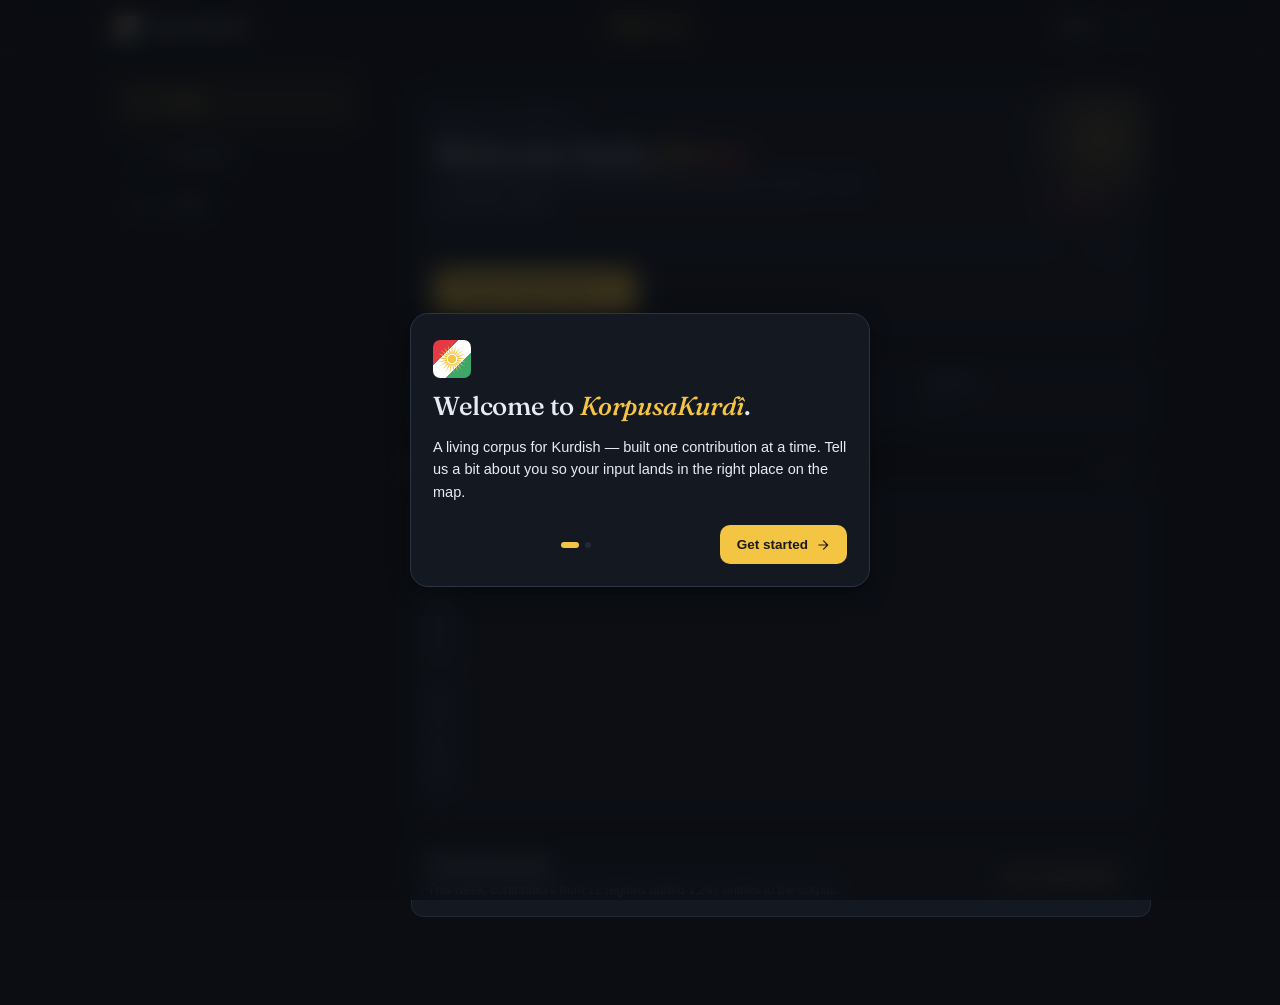
<file: mockup.html>
<!DOCTYPE html>
<html lang="en" data-theme="dark">

<head>
  <meta charset="UTF-8" />
  <meta name="viewport" content="width=device-width, initial-scale=1.0, viewport-fit=cover" />
  <meta name="theme-color" content="#0b0d12" />
  <title>App — KorpusaKurdî</title>
  <link rel="icon" type="image/svg+xml" href="assets/logo.svg" />

  <link rel="preconnect" href="https://fonts.googleapis.com" />
  <link rel="preconnect" href="https://fonts.gstatic.com" crossorigin />
  <link rel="stylesheet"
    href="https://fonts.googleapis.com/css2?family=Fraunces:opsz,wght@9..144,400;9..144,500;9..144,700&display=swap" />

  <link rel="stylesheet" href="assets/shared.css" />
  <script src="assets/shared.js"></script>

  <style>
    /* ============================================================
       mockup.html — App-specific styles
       Layout: bottom-tab (mobile) → side-rail (≥ 720px)
       ============================================================ */

    body {
      padding-bottom: calc(72px + env(safe-area-inset-bottom));
    }

    .display {
      font-family: "Fraunces", Georgia, "Times New Roman", serif;
      font-optical-sizing: auto;
      letter-spacing: -.5px;
    }

    .app-shell {
      display: grid;
      grid-template-columns: 1fr;
      max-width: 1080px;
      margin: 0 auto;
      padding: 0 18px;
    }

    .screen { padding: 22px 0 32px; }
    .screen[hidden] { display: none; }

    /* ---------- TAB BAR ---------- */
    .tab-bar {
      position: fixed; left: 0; right: 0; bottom: 0;
      z-index: 40;
      background: color-mix(in srgb, var(--bg) 85%, transparent);
      backdrop-filter: blur(18px);
      border-top: 1px solid var(--line);
      padding: 8px 14px calc(8px + env(safe-area-inset-bottom));
      display: grid;
      grid-template-columns: repeat(3, 1fr);
      gap: 4px;
    }
    .tab {
      display: flex; flex-direction: column; align-items: center; gap: 3px;
      padding: 8px 4px;
      border-radius: 10px;
      color: var(--muted);
      font-size: 11px; font-weight: 600; letter-spacing: .3px;
      transition: color .15s ease, background-color .15s ease, transform .12s ease;
      position: relative;
    }
    .tab:hover { text-decoration: none; color: var(--text); }
    .tab:active { transform: scale(.96); }
    .tab svg { width: 22px; height: 22px; stroke-width: 1.7; }
    .tab[aria-current="page"] { color: var(--accent); }
    .tab[aria-current="page"]::before {
      content: "";
      position: absolute; top: 2px; left: 50%; transform: translateX(-50%);
      width: 4px; height: 4px; border-radius: 50%;
      background: var(--accent);
      box-shadow: 0 0 0 3px color-mix(in srgb, var(--accent) 25%, transparent);
    }

    @media (min-width: 720px) {
      body { padding-bottom: 0; }
      .app-shell {
        grid-template-columns: 220px minmax(0, 1fr);
        gap: 32px;
        padding: 24px 22px 48px;
      }
      .tab-bar {
        position: sticky;
        top: 74px;
        left: auto; right: auto; bottom: auto;
        background: transparent;
        backdrop-filter: none;
        border-top: none;
        padding: 0;
        display: flex; flex-direction: column; gap: 4px;
        align-self: start;
      }
      .tab {
        flex-direction: row; gap: 12px;
        padding: 12px 14px;
        font-size: 14px;
        border: 1px solid transparent;
        justify-content: flex-start;
      }
      .tab[aria-current="page"] {
        background: color-mix(in srgb, var(--accent) 10%, transparent);
        border-color: color-mix(in srgb, var(--accent) 35%, transparent);
      }
      .tab[aria-current="page"]::before { display: none; }
      .screen { padding: 8px 0 40px; }
    }
    @media (min-width: 1000px) {
      .app-shell { grid-template-columns: 240px minmax(0, 1fr); gap: 56px; }
    }

    /* ---------- HEADINGS ---------- */
    .eyebrow {
      display: inline-block;
      font-size: 11px; letter-spacing: 1.6px; text-transform: uppercase;
      color: var(--accent); font-weight: 700;
      margin-bottom: 8px;
    }
    h1.screen-title {
      font-size: 30px; line-height: 1.1; letter-spacing: -.5px;
      margin: 0 0 6px; font-weight: 700;
    }
    h1.screen-title em {
      font-style: italic; font-family: "Fraunces", Georgia, serif;
      color: var(--accent); font-weight: 500;
    }
    .screen-sub { color: var(--muted); margin: 0 0 22px; font-size: 14px; }

    /* ---------- TODAY HERO ---------- */
    .today-hero {
      position: relative;
      padding: 24px 22px 22px;
      border: 1px solid var(--line);
      background: var(--card);
      border-radius: 18px;
      overflow: hidden;
      margin-bottom: 22px;
    }
    .today-hero::before {
      content: "";
      position: absolute; inset: -60px -60px auto auto;
      width: 220px; height: 220px;
      background:
        radial-gradient(closest-side, color-mix(in srgb, var(--accent) 35%, transparent), transparent 70%),
        radial-gradient(closest-side at 40% 80%, color-mix(in srgb, var(--accent-2) 22%, transparent), transparent 70%);
      filter: blur(8px);
      pointer-events: none;
    }
    .today-hero > * { position: relative; }
    .today-hero .date {
      font-size: 11.5px; letter-spacing: 1.4px; text-transform: uppercase;
      color: var(--muted); margin-bottom: 6px;
    }
    .today-hero h2 {
      font-family: "Fraunces", Georgia, serif; font-weight: 500;
      font-size: 32px; line-height: 1.08; margin: 0 0 4px;
      letter-spacing: -.6px;
    }
    .today-hero h2 .name {
      font-style: italic;
      background: linear-gradient(90deg, var(--accent), var(--accent-2));
      -webkit-background-clip: text; background-clip: text; color: transparent;
    }
    .today-hero p {
      color: var(--muted); font-size: 14px; max-width: 460px;
      margin: 4px 0 18px;
    }

    .progress {
      display: flex; align-items: center; gap: 12px;
      margin-bottom: 14px;
    }
    .progress-track {
      flex: 1; height: 8px; background: var(--chip);
      border-radius: 99px; overflow: hidden;
      border: 1px solid var(--line);
    }
    .progress-fill {
      height: 100%;
      background: linear-gradient(90deg, var(--accent-2), var(--accent), var(--accent-3));
      border-radius: 99px;
      transition: width .35s cubic-bezier(.4,0,.2,1);
    }
    .progress-label {
      font-size: 12.5px; color: var(--muted);
      font-variant-numeric: tabular-nums;
      min-width: 56px; text-align: right;
    }

    /* ---------- BUTTONS ---------- */
    .btn {
      display: inline-flex; align-items: center; gap: 8px;
      padding: 11px 16px;
      border-radius: 10px;
      font-weight: 600; font-size: 13.5px;
      border: 1px solid transparent;
      cursor: pointer;
      transition: transform .12s ease, filter .15s ease, background-color .15s ease, border-color .15s ease;
      text-decoration: none;
      font-family: inherit;
    }
    .btn:hover { transform: translateY(-1px); text-decoration: none; }
    .btn:active { transform: scale(.97); }
    .btn:disabled { opacity: .45; cursor: not-allowed; transform: none; }
    .btn-primary { background: var(--accent); color: #1a1a1a; }
    .btn-primary:hover { filter: brightness(1.05); }
    :root[data-theme="light"] .btn-primary { color: #fff; }
    .btn-ghost { background: transparent; color: var(--text); border-color: var(--line-2); }
    .btn-ghost:hover { border-color: var(--accent); color: var(--accent); }

    /* ---------- STATS ---------- */
    .stats {
      display: grid;
      grid-template-columns: repeat(3, 1fr);
      gap: 10px;
      margin-bottom: 22px;
    }
    .stat {
      background: var(--card);
      border: 1px solid var(--line);
      border-radius: 12px;
      padding: 14px;
      transition: border-color .2s ease, transform .15s ease;
    }
    .stat:hover { border-color: var(--line-2); transform: translateY(-1px); }
    .stat .label {
      font-size: 10.5px; letter-spacing: 1.4px; text-transform: uppercase;
      color: var(--muted); font-weight: 600;
      margin-bottom: 6px;
    }
    .stat .value {
      font-family: "Fraunces", Georgia, serif;
      font-size: 24px; line-height: 1; letter-spacing: -.4px;
      color: var(--text); font-weight: 500;
      font-variant-numeric: tabular-nums;
    }
    .stat .value.small { font-size: 18px; }

    /* ---------- ACTIVITY ---------- */
    .section-header {
      display: flex; justify-content: space-between; align-items: baseline;
      margin: 18px 0 12px;
    }
    .section-header h3 { margin: 0; font-size: 14px; }
    .section-header .link {
      font-size: 12.5px; color: var(--muted); font-weight: 500;
    }
    .section-header .link:hover { color: var(--accent); text-decoration: none; }

    .activity {
      list-style: none; padding: 0; margin: 0;
      background: var(--card);
      border: 1px solid var(--line);
      border-radius: 12px;
      overflow: hidden;
    }
    .activity li {
      display: grid;
      grid-template-columns: 28px 1fr auto;
      gap: 12px;
      align-items: center;
      padding: 12px 14px;
      border-top: 1px solid var(--line);
    }
    .activity li:first-child { border-top: none; }
    .activity .ico {
      width: 28px; height: 28px; border-radius: 8px;
      display: flex; align-items: center; justify-content: center;
      color: var(--accent);
      background: color-mix(in srgb, var(--accent) 12%, transparent);
    }
    .activity .ico svg { width: 14px; height: 14px; stroke-width: 1.8; }
    .activity .ico.text  { color: var(--accent-3); background: color-mix(in srgb, var(--accent-3) 12%, transparent); }
    .activity .ico.voice { color: var(--accent-2); background: color-mix(in srgb, var(--accent-2) 12%, transparent); }
    .activity .body { min-width: 0; overflow: hidden; }
    .activity .what {
      font-size: 13px; color: var(--text);
      overflow: hidden; text-overflow: ellipsis; white-space: nowrap;
    }
    .activity .meta { font-size: 11.5px; color: var(--muted); margin-top: 2px; }
    .activity .when {
      font-size: 11.5px; color: var(--muted);
      font-variant-numeric: tabular-nums;
    }
    .activity-empty {
      padding: 30px 18px; text-align: center;
      color: var(--muted); font-size: 13px;
      display: block;
    }

    .pulse {
      background: var(--card);
      border: 1px solid var(--line);
      border-radius: 12px;
      padding: 16px;
      margin-top: 18px;
      display: flex; gap: 14px; align-items: center;
      justify-content: space-between;
      flex-wrap: wrap;
    }
    .pulse .body { min-width: 0; }
    .pulse strong { font-size: 14.5px; font-weight: 700; }
    .pulse p { margin: 4px 0 0; color: var(--muted); font-size: 12.5px; }
    .pulse a { font-size: 13px; font-weight: 600; }

    /* ---------- TASK CARDS ---------- */
    .task-meta {
      display: flex; align-items: center; gap: 8px;
      margin-bottom: 10px;
      font-size: 11px; letter-spacing: 1.4px; text-transform: uppercase;
      color: var(--muted); font-weight: 600;
    }
    .task-tag {
      padding: 3px 8px; border-radius: 99px;
      border: 1px solid var(--line);
      font-size: 10.5px; letter-spacing: 1.3px;
    }
    .task-tag.form  { color: var(--accent);  border-color: color-mix(in srgb, var(--accent) 40%, transparent);  background: color-mix(in srgb, var(--accent) 10%, transparent); }
    .task-tag.text  { color: var(--accent-3);border-color: color-mix(in srgb, var(--accent-3) 40%, transparent);background: color-mix(in srgb, var(--accent-3) 10%, transparent); }
    .task-tag.voice { color: var(--accent-2);border-color: color-mix(in srgb, var(--accent-2) 40%, transparent);background: color-mix(in srgb, var(--accent-2) 10%, transparent); }

    .task-card {
      background: var(--card);
      border: 1px solid var(--line);
      border-radius: 14px;
      padding: 18px;
      margin-bottom: 14px;
      transition: border-color .25s ease, box-shadow .25s ease, opacity .35s ease;
    }
    .task-card:focus-within {
      border-color: color-mix(in srgb, var(--accent) 50%, var(--line));
      box-shadow: 0 0 0 4px color-mix(in srgb, var(--accent) 8%, transparent);
    }
    .task-card.done {
      opacity: .58;
      background: color-mix(in srgb, var(--accent-3) 6%, var(--card));
      border-color: color-mix(in srgb, var(--accent-3) 30%, var(--line));
    }
    .task-card .prompt {
      font-size: 15.5px; font-weight: 600; color: var(--text);
      margin: 0 0 4px; line-height: 1.35;
    }
    .task-card .source {
      font-size: 13.5px; color: var(--muted); font-style: italic;
      margin: 0 0 14px;
      font-family: "Fraunces", Georgia, serif;
    }

    .opts { display: flex; flex-wrap: wrap; gap: 7px; }
    .opt {
      font-size: 13px;
      background: var(--chip);
      border: 1px solid var(--line);
      border-radius: 9px;
      padding: 9px 12px;
      color: var(--text);
      cursor: pointer;
      transition: border-color .15s ease, background-color .15s ease, color .15s ease, transform .1s ease;
      font-family: inherit;
    }
    .opt:hover {
      border-color: color-mix(in srgb, var(--accent) 50%, var(--line));
      background: color-mix(in srgb, var(--accent) 8%, var(--chip));
    }
    .opt:active { transform: scale(.97); }
    .opt.sel {
      border-color: var(--accent);
      background: color-mix(in srgb, var(--accent) 14%, transparent);
      color: var(--accent);
    }
    .other-wrap {
      flex: 1;
      min-width: 160px;
    }
    .other-input {
      width: 100%;
      background: var(--chip);
      border: 1px solid var(--line);
      border-radius: 9px;
      padding: 9px 12px;
      color: var(--text);
      font-size: 13px; font-family: inherit;
      transition: border-color .15s ease, box-shadow .15s ease;
    }
    .other-input:focus {
      outline: none;
      border-color: var(--accent);
      box-shadow: 0 0 0 3px color-mix(in srgb, var(--accent) 18%, transparent);
    }

    .textarea {
      width: 100%;
      min-height: 90px;
      background: var(--chip);
      border: 1px solid var(--line);
      border-radius: 10px;
      padding: 12px 14px;
      color: var(--text);
      font-size: 14px; line-height: 1.55;
      font-family: inherit;
      resize: vertical;
      transition: border-color .15s ease, box-shadow .15s ease;
    }
    .textarea:focus {
      outline: none;
      border-color: var(--accent);
      box-shadow: 0 0 0 3px color-mix(in srgb, var(--accent) 18%, transparent);
    }
    .task-foot {
      display: flex; justify-content: flex-end; align-items: center;
      gap: 10px;
      margin-top: 12px;
      flex-wrap: wrap;
    }
    .task-foot .hint {
      margin-right: auto;
      font-size: 11.5px; color: var(--muted);
    }

    .voice-row { display: flex; align-items: center; gap: 14px; }
    .rec-btn {
      width: 56px; height: 56px;
      border-radius: 50%;
      border: 2px solid color-mix(in srgb, var(--accent-2) 40%, var(--line));
      background: color-mix(in srgb, var(--accent-2) 10%, transparent);
      color: var(--accent-2);
      cursor: pointer;
      display: flex; align-items: center; justify-content: center;
      transition: transform .12s ease, border-color .15s ease, box-shadow .25s ease;
      flex-shrink: 0;
      padding: 0;
    }
    .rec-btn:hover { border-color: var(--accent-2); }
    .rec-btn:active { transform: scale(.94); }
    .rec-btn.recording {
      background: var(--accent-2);
      color: #fff;
      border-color: var(--accent-2);
      animation: pulse 1.4s ease-in-out infinite;
    }
    .rec-btn.recording svg { display: none; }
    .rec-btn.recording::after {
      content: ""; width: 14px; height: 14px; border-radius: 2px; background: #fff;
    }
    @keyframes pulse {
      0%, 100% { box-shadow: 0 0 0 0 color-mix(in srgb, var(--accent-2) 50%, transparent); }
      50%      { box-shadow: 0 0 0 12px color-mix(in srgb, var(--accent-2) 0%, transparent); }
    }
    .rec-btn svg { width: 22px; height: 22px; }
    .wave {
      flex: 1; height: 40px;
      background: var(--chip);
      border: 1px solid var(--line);
      border-radius: 10px;
      display: flex; align-items: center; justify-content: center;
      gap: 3px;
      padding: 0 10px;
      overflow: hidden;
      position: relative;
    }
    .wave .bar {
      width: 3px;
      height: 12%;
      background: linear-gradient(180deg, var(--accent-2), var(--accent), var(--accent-3));
      border-radius: 2px;
      transition: height .08s ease-out;
    }
    .wave.has-recording .bar { background: var(--accent-3); }
    .wave-status {
      font-size: 11.5px; color: var(--muted);
      font-variant-numeric: tabular-nums;
      min-width: 70px;
      text-align: right;
    }

    .done-badge {
      display: inline-flex; align-items: center; gap: 6px;
      font-size: 12.5px; color: var(--accent-3); font-weight: 600;
      padding: 4px 0;
    }
    .done-badge svg { width: 14px; height: 14px; stroke-width: 2.2; }

    .finished-card {
      background: linear-gradient(135deg,
        color-mix(in srgb, var(--accent-3) 16%, var(--card)),
        color-mix(in srgb, var(--accent) 8%, var(--card)));
      border: 1px solid color-mix(in srgb, var(--accent-3) 40%, var(--line));
      border-radius: 14px;
      padding: 24px;
      text-align: center;
    }
    .finished-card h3 {
      font-family: "Fraunces", Georgia, serif;
      font-style: italic; font-weight: 500;
      font-size: 22px; margin: 0 0 6px; letter-spacing: -.3px;
    }
    .finished-card p { color: var(--muted); margin: 0 0 16px; font-size: 13.5px; }

    /* ---------- PROFILE ---------- */
    .profile-head {
      display: flex; align-items: center; gap: 16px;
      padding: 18px;
      background: var(--card);
      border: 1px solid var(--line);
      border-radius: 14px;
      margin-bottom: 18px;
    }
    .avatar {
      width: 56px; height: 56px;
      border-radius: 50%;
      background: linear-gradient(135deg, var(--accent), var(--accent-2));
      color: #1a1a1a;
      display: flex; align-items: center; justify-content: center;
      font-family: "Fraunces", Georgia, serif;
      font-size: 22px; font-weight: 700;
      flex-shrink: 0;
    }
    .profile-head .info { flex: 1; min-width: 0; }
    .profile-head .pname { font-size: 17px; font-weight: 700; margin: 0; }
    .profile-head .pid   { font-size: 12.5px; color: var(--muted); margin: 2px 0 0; }

    .field-group {
      background: var(--card);
      border: 1px solid var(--line);
      border-radius: 12px;
      padding: 4px 0;
      margin-bottom: 18px;
    }
    .field {
      display: flex; align-items: center; gap: 12px;
      padding: 12px 16px;
      border-top: 1px solid var(--line);
      font-size: 13.5px;
    }
    .field:first-child { border-top: none; }
    .field .flabel { color: var(--muted); flex-shrink: 0; min-width: 90px; }
    .field input, .field select {
      flex: 1;
      background: var(--chip);
      border: 1px solid var(--line);
      border-radius: 8px;
      padding: 7px 10px;
      color: var(--text);
      font-size: 13px; font-family: inherit;
    }
    .field input:focus, .field select:focus {
      outline: none;
      border-color: var(--accent);
      box-shadow: 0 0 0 3px color-mix(in srgb, var(--accent) 18%, transparent);
    }

    .danger {
      font-size: 12.5px;
      color: var(--accent-2);
      background: transparent;
      border: 1px solid color-mix(in srgb, var(--accent-2) 40%, var(--line));
      padding: 9px 13px;
      border-radius: 9px;
      cursor: pointer;
      font-family: inherit;
      font-weight: 600;
      transition: background-color .15s ease;
    }
    .danger:hover { background: color-mix(in srgb, var(--accent-2) 8%, transparent); }

    /* ---------- ONBOARDING ---------- */
    .modal-back {
      position: fixed; inset: 0; z-index: 100;
      background: color-mix(in srgb, var(--bg) 80%, transparent);
      backdrop-filter: blur(12px);
      display: flex; align-items: center; justify-content: center;
      padding: 20px;
      animation: fadeIn .25s ease;
    }
    .modal-back[hidden] { display: none; }
    @keyframes fadeIn { from { opacity: 0; } to { opacity: 1; } }
    @keyframes lift   { from { opacity: 0; transform: translateY(10px); } to { opacity: 1; transform: translateY(0); } }

    .modal {
      width: 100%;
      max-width: 460px;
      background: var(--card);
      border: 1px solid var(--line-2);
      border-radius: 18px;
      box-shadow: var(--shadow);
      padding: 26px 22px 22px;
      position: relative;
      animation: lift .35s cubic-bezier(.4,0,.2,1);
    }
    .modal-mark { width: 38px; height: 38px; margin-bottom: 14px; display: block; }
    .modal h2 {
      font-family: "Fraunces", Georgia, serif;
      font-weight: 500; font-size: 26px; line-height: 1.15;
      margin: 0 0 6px; letter-spacing: -.4px;
    }
    .modal h2 em { font-style: italic; color: var(--accent); }
    .modal > p { color: var(--muted); font-size: 14px; margin: 0 0 18px; }
    .step[hidden] { display: none; }
    .modal-label {
      display: block;
      font-size: 11.5px; letter-spacing: 1.4px; text-transform: uppercase;
      color: var(--muted); font-weight: 600;
      margin: 14px 0 6px;
    }
    .modal-input, .modal-select {
      width: 100%;
      background: var(--chip);
      border: 1px solid var(--line);
      border-radius: 10px;
      padding: 10px 12px;
      color: var(--text);
      font-size: 14px; font-family: inherit;
      transition: border-color .15s ease, box-shadow .15s ease;
    }
    .modal-input:focus, .modal-select:focus {
      outline: none;
      border-color: var(--accent);
      box-shadow: 0 0 0 3px color-mix(in srgb, var(--accent) 18%, transparent);
    }

    .dialect-radio {
      display: grid;
      grid-template-columns: 1fr 1fr;
      gap: 8px;
    }
    .dialect-radio label {
      display: flex; align-items: flex-start; gap: 8px;
      padding: 11px 12px;
      background: var(--chip);
      border: 1px solid var(--line);
      border-radius: 10px;
      cursor: pointer;
      transition: border-color .15s ease, background-color .15s ease;
      font-size: 13px;
    }
    .dialect-radio label:hover { border-color: color-mix(in srgb, var(--accent) 40%, var(--line)); }
    .dialect-radio input { accent-color: var(--accent); margin-top: 2px; flex-shrink: 0; }
    .dialect-radio label:has(input:checked) {
      border-color: var(--accent);
      background: color-mix(in srgb, var(--accent) 10%, transparent);
    }
    .d-name { font-weight: 600; display: block; }
    .d-hint { color: var(--muted); font-size: 11.5px; display: block; margin-top: 2px; }

    .region-suggest { display: flex; flex-wrap: wrap; gap: 6px; margin-top: 8px; }
    .region-chip {
      background: transparent;
      border: 1px solid var(--line);
      border-radius: 99px;
      padding: 5px 11px;
      font-size: 12px;
      color: var(--muted);
      cursor: pointer;
      font-family: inherit;
      transition: border-color .15s ease, color .15s ease;
    }
    .region-chip:hover { color: var(--accent); border-color: var(--accent); }

    .modal-foot {
      display: flex; justify-content: space-between; align-items: center;
      gap: 10px;
      margin-top: 22px;
    }
    .modal-foot .skip {
      background: transparent; border: none;
      color: var(--muted); font-size: 13px;
      cursor: pointer; font-family: inherit;
      padding: 6px 4px;
    }
    .modal-foot .skip:hover { color: var(--text); }
    .step-dots { display: flex; gap: 6px; }
    .step-dot {
      width: 6px; height: 6px; border-radius: 50%;
      background: var(--line);
      transition: background-color .2s ease, width .25s ease;
    }
    .step-dot.active { background: var(--accent); width: 18px; border-radius: 99px; }

    /* ---------- TOAST ---------- */
    .toast {
      position: fixed;
      left: 50%; bottom: calc(86px + env(safe-area-inset-bottom));
      transform: translateX(-50%);
      background: var(--card);
      border: 1px solid color-mix(in srgb, var(--accent-3) 50%, var(--line));
      color: var(--text);
      padding: 10px 16px;
      border-radius: 99px;
      font-size: 13px; font-weight: 600;
      box-shadow: var(--shadow);
      display: flex; align-items: center; gap: 8px;
      z-index: 90;
      animation: toastIn .3s cubic-bezier(.4,0,.2,1);
      max-width: calc(100vw - 32px);
    }
    .toast svg { width: 16px; height: 16px; color: var(--accent-3); stroke-width: 2.2; }
    @keyframes toastIn {
      from { opacity: 0; transform: translate(-50%, 10px); }
      to   { opacity: 1; transform: translate(-50%, 0); }
    }
    @media (min-width: 720px) {
      .toast { bottom: 24px; }
    }

    .muted { color: var(--muted); }
    .sr-only {
      position: absolute; width: 1px; height: 1px; padding: 0; margin: -1px;
      overflow: hidden; clip: rect(0,0,0,0); white-space: nowrap; border: 0;
    }
  </style>
</head>

<body>

  <nav class="site-nav">
    <div class="wrap nav-inner">
      <a class="brand" href="index.html">
        <img class="mark" src="assets/logo.svg" alt="" />
        KorpusaKurdî
      </a>
      <span class="beta-pill" aria-label="App beta version">App · v0</span>
      <div class="nav-actions">
        <a href="docs.html" class="nav-link">Docs</a>
        <button class="toggle" id="themeToggle" aria-label="Toggle theme" title="Toggle theme">
          <svg class="icon-sun" viewBox="0 0 24 24" fill="none" stroke="currentColor" stroke-width="1.6"
            stroke-linecap="round" stroke-linejoin="round" aria-hidden="true">
            <circle cx="12" cy="12" r="3.6" />
            <path d="M12 2.5v2.2M12 19.3v2.2M2.5 12h2.2M19.3 12h2.2M5.2 5.2l1.55 1.55M17.25 17.25l1.55 1.55M5.2 18.8l1.55-1.55M17.25 6.75l1.55-1.55" />
          </svg>
          <svg class="icon-moon" viewBox="0 0 24 24" fill="none" stroke="currentColor" stroke-width="1.6"
            stroke-linecap="round" stroke-linejoin="round" aria-hidden="true">
            <path d="M20.5 14.2A8.5 8.5 0 1 1 9.8 3.5a6.7 6.7 0 0 0 10.7 10.7z" />
          </svg>
        </button>
      </div>
    </div>
  </nav>

  <!-- ============= ICON TEMPLATES (cloned by JS) ============= -->
  <template id="tpl-icon-form">
    <svg viewBox="0 0 24 24" fill="none" stroke="currentColor" stroke-linecap="round" stroke-linejoin="round"><path d="M5 12l4 4L19 6"/></svg>
  </template>
  <template id="tpl-icon-text">
    <svg viewBox="0 0 24 24" fill="none" stroke="currentColor" stroke-linecap="round" stroke-linejoin="round"><path d="M4 7h16M4 12h16M4 17h10"/></svg>
  </template>
  <template id="tpl-icon-voice">
    <svg viewBox="0 0 24 24" fill="none" stroke="currentColor" stroke-linecap="round" stroke-linejoin="round"><rect x="9" y="4" width="6" height="11" rx="3"/><path d="M5 11a7 7 0 0 0 14 0M12 18v3"/></svg>
  </template>
  <template id="tpl-icon-mic">
    <svg viewBox="0 0 24 24" fill="none" stroke="currentColor" stroke-linecap="round" stroke-linejoin="round" stroke-width="2"><rect x="9" y="3" width="6" height="12" rx="3"/><path d="M5 11a7 7 0 0 0 14 0M12 18v3"/></svg>
  </template>
  <template id="tpl-icon-play">
    <svg viewBox="0 0 24 24" fill="none" stroke="currentColor" stroke-linecap="round" stroke-linejoin="round" stroke-width="2"><path d="M6 5l14 7-14 7z"/></svg>
  </template>
  <template id="tpl-icon-arrow">
    <svg viewBox="0 0 24 24" width="14" height="14" fill="none" stroke="currentColor" stroke-width="2" stroke-linecap="round" stroke-linejoin="round"><path d="M5 12h14M13 5l7 7-7 7"/></svg>
  </template>
  <template id="tpl-icon-check">
    <svg viewBox="0 0 24 24" fill="none" stroke="currentColor" stroke-linecap="round" stroke-linejoin="round"><path d="M5 12l4 4L19 6"/></svg>
  </template>

  <div class="app-shell">

    <nav class="tab-bar" role="tablist" aria-label="App sections">
      <a class="tab" href="#today" data-tab="today" role="tab">
        <svg viewBox="0 0 24 24" fill="none" stroke="currentColor" stroke-linecap="round" stroke-linejoin="round"><circle cx="12" cy="12" r="4"/><path d="M12 3v2M12 19v2M3 12h2M19 12h2M5.5 5.5l1.4 1.4M17.1 17.1l1.4 1.4M5.5 18.5l1.4-1.4M17.1 6.9l1.4-1.4"/></svg>
        Today
      </a>
      <a class="tab" href="#contribute" data-tab="contribute" role="tab">
        <svg viewBox="0 0 24 24" fill="none" stroke="currentColor" stroke-linecap="round" stroke-linejoin="round"><path d="M12 5v14M5 12h14"/></svg>
        Contribute
      </a>
      <a class="tab" href="#profile" data-tab="profile" role="tab">
        <svg viewBox="0 0 24 24" fill="none" stroke="currentColor" stroke-linecap="round" stroke-linejoin="round"><circle cx="12" cy="8" r="3.6"/><path d="M5 20c1.2-3.4 4-5 7-5s5.8 1.6 7 5"/></svg>
        Profile
      </a>
    </nav>

    <main id="app">

      <!-- ===== TODAY ===== -->
      <section class="screen" data-screen="today" aria-label="Today">
        <div class="today-hero">
          <div class="date" id="todayDate">—</div>
          <h2 class="display">Welcome back, <span class="name" id="todayName">friend</span>.</h2>
          <p id="todayLede">Your dialect needs your voice today. Pick up where you left off — five small tasks waiting.</p>
          <div class="progress" aria-label="Daily progress">
            <div class="progress-track"><div class="progress-fill" id="progressFill" style="width:0%"></div></div>
            <div class="progress-label" id="progressLabel">0 / 5</div>
          </div>
          <a class="btn btn-primary" href="#contribute" data-jump="contribute" id="continueBtn">
            Continue today's tasks
            <svg viewBox="0 0 24 24" width="14" height="14" fill="none" stroke="currentColor" stroke-width="2" stroke-linecap="round" stroke-linejoin="round"><path d="M5 12h14M13 5l7 7-7 7"/></svg>
          </a>
        </div>

        <div class="stats">
          <div class="stat">
            <div class="label">Total</div>
            <div class="value"><span id="statTotal">0</span></div>
          </div>
          <div class="stat">
            <div class="label">This week</div>
            <div class="value"><span id="statWeek">0</span></div>
          </div>
          <div class="stat">
            <div class="label">Region</div>
            <div class="value small" id="statRegion">—</div>
          </div>
        </div>

        <div class="section-header">
          <h3>Recent activity</h3>
          <a href="#profile" class="link" data-jump="profile">See all →</a>
        </div>
        <ul class="activity" id="activityList">
          <li class="activity-empty" id="activityEmpty">
            Your contributions will appear here. Start with one task today.
          </li>
        </ul>

        <div class="pulse">
          <div class="body">
            <strong>Community pulse</strong>
            <p>This week, contributors from 12 regions added 1,247 entries to the corpus.</p>
          </div>
          <a href="index.html#impact">See on dashboard →</a>
        </div>
      </section>

      <!-- ===== CONTRIBUTE ===== -->
      <section class="screen" data-screen="contribute" aria-label="Contribute" hidden>
        <div class="eyebrow">Today's tasks</div>
        <h1 class="screen-title">Five small things, <em>in your own voice</em>.</h1>
        <p class="screen-sub">Tasks are tagged with your dialect and region. Skip anything that doesn't fit — that's a signal too.</p>

        <div id="taskFeed"></div>

        <div class="finished-card" id="finishedCard" hidden>
          <h3>You're done for today.</h3>
          <p>Spas — your contributions are tagged <span id="finishedTag" class="muted">—</span>.</p>
          <button class="btn btn-ghost" id="reloadTasksBtn" type="button">Show more tasks</button>
        </div>
      </section>

      <!-- ===== PROFILE ===== -->
      <section class="screen" data-screen="profile" aria-label="Profile" hidden>
        <div class="eyebrow">Your profile</div>
        <h1 class="screen-title">Who's contributing.</h1>
        <p class="screen-sub">This metadata is attached to every contribution. You can change it anytime.</p>

        <div class="profile-head">
          <div class="avatar" id="profileAvatar">?</div>
          <div class="info">
            <p class="pname" id="profileName">—</p>
            <p class="pid"><span id="profileDialect">—</span> · <span id="profileRegion">—</span></p>
          </div>
        </div>

        <div class="field-group">
          <div class="field">
            <span class="flabel">Name</span>
            <input id="fieldName" type="text" placeholder="Optional" autocomplete="off" />
          </div>
          <div class="field">
            <span class="flabel">Dialect</span>
            <select id="fieldDialect">
              <option value="kurmanci">Kurmancî (Latin)</option>
              <option value="sorani">Soranî (Arabic-based)</option>
              <option value="southern">Southern</option>
              <option value="other">Other</option>
            </select>
          </div>
          <div class="field">
            <span class="flabel">Region</span>
            <input id="fieldRegion" type="text" placeholder="City, town or area" autocomplete="off" />
          </div>
        </div>

        <div class="section-header">
          <h3>Your contributions <span class="muted" id="contribCount" style="font-weight:500;font-size:12.5px"></span></h3>
        </div>
        <ul class="activity" id="profileActivity">
          <li class="activity-empty">No contributions yet.</li>
        </ul>

        <div style="margin-top:24px;display:flex;gap:8px;flex-wrap:wrap">
          <button class="danger" id="resetBtn" type="button">Reset my profile and data</button>
        </div>
      </section>

    </main>
  </div>

  <!-- ============= ONBOARDING ============= -->
  <div class="modal-back" id="onboarding" hidden role="dialog" aria-modal="true" aria-labelledby="onbTitle">
    <div class="modal">
      <img class="modal-mark" src="assets/logo.svg" alt="" />

      <div class="step" id="step1">
        <h2 id="onbTitle">Welcome to <em>KorpusaKurdî</em>.</h2>
        <p>A living corpus for Kurdish — built one contribution at a time. Tell us a bit about you so your input lands in the right place on the map.</p>
        <div class="modal-foot">
          <span></span>
          <span class="step-dots"><span class="step-dot active"></span><span class="step-dot"></span></span>
          <button class="btn btn-primary" data-onb-next="2" type="button">
            Get started
            <svg viewBox="0 0 24 24" width="14" height="14" fill="none" stroke="currentColor" stroke-width="2" stroke-linecap="round" stroke-linejoin="round"><path d="M5 12h14M13 5l7 7-7 7"/></svg>
          </button>
        </div>
      </div>

      <div class="step" id="step2" hidden>
        <h2>Tell us <em>about you</em>.</h2>
        <p>Name is optional. Dialect and region are what we tag your data with.</p>

        <label class="modal-label" for="onbName">Name (optional)</label>
        <input class="modal-input" id="onbName" type="text" placeholder="e.g. Armanc" autocomplete="off" />

        <label class="modal-label">Which dialect do you mostly speak?</label>
        <div class="dialect-radio">
          <label>
            <input type="radio" name="onb-dialect" value="kurmanci" checked />
            <span><span class="d-name">Kurmancî</span><span class="d-hint">Latin script · north</span></span>
          </label>
          <label>
            <input type="radio" name="onb-dialect" value="sorani" />
            <span><span class="d-name">Soranî</span><span class="d-hint">Arabic-based · central</span></span>
          </label>
          <label>
            <input type="radio" name="onb-dialect" value="southern" />
            <span><span class="d-name">Southern</span><span class="d-hint">Kelhurî, Lekî …</span></span>
          </label>
          <label>
            <input type="radio" name="onb-dialect" value="other" />
            <span><span class="d-name">Other</span><span class="d-hint">Zazakî, Goranî …</span></span>
          </label>
        </div>

        <label class="modal-label" for="onbRegion">Region you're from</label>
        <input class="modal-input" id="onbRegion" type="text" placeholder="City, town or area" autocomplete="off" />
        <div class="region-suggest">
          <button class="region-chip" data-region="Amed" type="button">Amed</button>
          <button class="region-chip" data-region="Hewlêr" type="button">Hewlêr</button>
          <button class="region-chip" data-region="Sine" type="button">Sine</button>
          <button class="region-chip" data-region="Mehabad" type="button">Mehabad</button>
          <button class="region-chip" data-region="Qamişlo" type="button">Qamişlo</button>
        </div>

        <div class="modal-foot">
          <button class="skip" id="onbSkip" type="button">Skip for now</button>
          <span class="step-dots"><span class="step-dot"></span><span class="step-dot active"></span></span>
          <button class="btn btn-primary" id="onbDone" type="button">
            Start contributing
            <svg viewBox="0 0 24 24" width="14" height="14" fill="none" stroke="currentColor" stroke-width="2" stroke-linecap="round" stroke-linejoin="round"><path d="M5 12h14M13 5l7 7-7 7"/></svg>
          </button>
        </div>
      </div>
    </div>
  </div>

  <script>
  /* ============================================================
     mockup.html app logic — no innerHTML; safe DOM construction.
     localStorage keys:
       kk-profile        — {name, dialect, region, createdAt}
       kk-contributions  — array of contribution records
       kk-tab            — last active tab
     ============================================================ */
  (function () {
    'use strict';

    // ---------- DOM HELPER ----------
    function h(tag, attrs) {
      const e = document.createElement(tag);
      let i = 1;
      if (attrs && typeof attrs === 'object' && !attrs.nodeType && !Array.isArray(attrs)) {
        for (const k in attrs) {
          if (k === 'class') e.className = attrs[k];
          else if (k === 'text') e.textContent = attrs[k];
          else if (k === 'html') { /* intentionally not supported */ }
          else if (k.startsWith('on') && typeof attrs[k] === 'function') {
            e.addEventListener(k.slice(2).toLowerCase(), attrs[k]);
          }
          else if (attrs[k] != null && attrs[k] !== false) e.setAttribute(k, attrs[k]);
        }
        i = 2;
      }
      for (; i < arguments.length; i++) {
        const c = arguments[i];
        if (c == null || c === false) continue;
        if (Array.isArray(c)) {
          c.forEach(x => x != null && x !== false && e.appendChild(typeof x === 'string' ? document.createTextNode(x) : x));
        } else if (typeof c === 'string' || typeof c === 'number') {
          e.appendChild(document.createTextNode(String(c)));
        } else if (c.nodeType) {
          e.appendChild(c);
        }
      }
      return e;
    }
    function $(id) { return document.getElementById(id); }
    function clearChildren(node) { while (node.firstChild) node.removeChild(node.firstChild); }
    function icon(name) {
      const tpl = document.getElementById('tpl-icon-' + name);
      return tpl ? tpl.content.firstElementChild.cloneNode(true) : null;
    }

    // ---------- STORE ----------
    const Store = {
      getProfile() {
        try { return JSON.parse(localStorage.getItem('kk-profile') || 'null'); } catch (_) { return null; }
      },
      setProfile(p) {
        try { localStorage.setItem('kk-profile', JSON.stringify(p)); } catch (_) {}
      },
      getContribs() {
        try { return JSON.parse(localStorage.getItem('kk-contributions') || '[]'); } catch (_) { return []; }
      },
      addContrib(c) {
        const list = Store.getContribs();
        list.unshift(c);
        try { localStorage.setItem('kk-contributions', JSON.stringify(list)); } catch (_) {}
      },
      reset() {
        try {
          localStorage.removeItem('kk-profile');
          localStorage.removeItem('kk-contributions');
          localStorage.removeItem('kk-tab');
        } catch (_) {}
      }
    };

    // ---------- SEED TASKS ----------
    const SEED_TASKS = [
      { id: 't-form-market', type: 'form',
        prompt: 'Which form do you use?',
        source: '"I am going to the market."',
        options: ['Ez diçim bazarê', 'Ez bazarê diçim', 'Diçim bazarê'] },
      { id: 't-voice-howru', type: 'voice',
        prompt: 'Record this sentence in your dialect',
        source: '"Tu çawa yî îro, heval?"',
        maxSeconds: 6 },
      { id: 't-text-welcome', type: 'text',
        prompt: 'Translate into your own variant',
        source: '"Welcome to my home — please, come in."',
        placeholder: 'Type the version you would actually say…' },
      { id: 't-form-thanks', type: 'form',
        prompt: 'How do you thank someone?',
        source: '"Thank you very much."',
        options: ['Gelek spas', 'Spas dikim', 'Memnûn im'] },
      { id: 't-voice-numbers', type: 'voice',
        prompt: 'Count from one to five out loud',
        source: '"yek · du · sê · çar · pênc"',
        maxSeconds: 7 },
      { id: 't-text-morning', type: 'text',
        prompt: 'How do you greet someone in the morning where you live?',
        source: 'Free form — write it as you say it.',
        placeholder: 'e.g. Beyanî baş, sibe baş…' },
      { id: 't-form-howareyou', type: 'form',
        prompt: 'Which greeting feels most natural?',
        source: '"How are you?"',
        options: ['Tu çawa yî?', 'Çawa yî?', 'Çonî?'] },
      { id: 't-text-home', type: 'text',
        prompt: 'Write your version of this sentence',
        source: '"My home is by the river."',
        placeholder: 'Use the words and forms you would use.' }
    ];
    const DAILY_TARGET = 5;

    // ---------- HELPERS ----------
    function startOfWeek(d) {
      const x = new Date(d);
      const day = (x.getDay() + 6) % 7;
      x.setHours(0,0,0,0);
      x.setDate(x.getDate() - day);
      return x;
    }
    function isToday(iso) {
      const d = new Date(iso), t = new Date();
      return d.getFullYear() === t.getFullYear() && d.getMonth() === t.getMonth() && d.getDate() === t.getDate();
    }
    function relTime(iso) {
      const diff = Date.now() - new Date(iso).getTime();
      const m = Math.floor(diff / 60000);
      if (m < 1) return 'just now';
      if (m < 60) return m + ' min ago';
      const hh = Math.floor(m / 60);
      if (hh < 24) return hh + 'h ago';
      const d = Math.floor(hh / 24);
      if (d === 1) return 'yesterday';
      if (d < 7) return d + 'd ago';
      return new Date(iso).toLocaleDateString();
    }
    function dialectLabel(key) {
      return ({ kurmanci: 'Kurmancî', sorani: 'Soranî', southern: 'Southern', other: 'Other' })[key] || (key || '—');
    }
    function formatDate(d) {
      return d.toLocaleDateString(undefined, { weekday: 'long', month: 'long', day: 'numeric' });
    }
    function uid() {
      return 'c-' + Date.now().toString(36) + '-' + Math.random().toString(36).slice(2, 7);
    }

    // ---------- ROUTER ----------
    function setTab(name, push) {
      const valid = ['today', 'contribute', 'profile'];
      if (!valid.includes(name)) name = 'today';
      document.querySelectorAll('[data-screen]').forEach(el => {
        el.hidden = el.getAttribute('data-screen') !== name;
      });
      document.querySelectorAll('[data-tab]').forEach(el => {
        if (el.getAttribute('data-tab') === name) el.setAttribute('aria-current', 'page');
        else el.removeAttribute('aria-current');
      });
      try { localStorage.setItem('kk-tab', name); } catch (_) {}
      if (push !== false && location.hash !== '#' + name) {
        history.replaceState(null, '', '#' + name);
      }
      if (name === 'today')      renderToday();
      if (name === 'contribute') renderContribute();
      if (name === 'profile')    renderProfile();
      window.scrollTo({ top: 0 });
    }
    function initTabs() {
      document.querySelectorAll('[data-tab]').forEach(el => {
        el.addEventListener('click', e => {
          e.preventDefault();
          setTab(el.getAttribute('data-tab'));
        });
      });
      document.querySelectorAll('[data-jump]').forEach(el => {
        el.addEventListener('click', e => {
          e.preventDefault();
          setTab(el.getAttribute('data-jump'));
        });
      });
      window.addEventListener('hashchange', () => {
        setTab((location.hash || '#today').slice(1), false);
      });
    }

    // ---------- TODAY ----------
    function renderToday() {
      const profile = Store.getProfile() || { name: '', dialect: 'kurmanci', region: '' };
      const contribs = Store.getContribs();

      $('todayDate').textContent = formatDate(new Date());
      $('todayName').textContent = profile.name && profile.name.trim() ? profile.name.trim() : 'friend';

      const todayCount = contribs.filter(c => isToday(c.createdAt)).length;
      const pct = Math.min(100, Math.round((todayCount / DAILY_TARGET) * 100));
      $('progressFill').style.width = pct + '%';
      $('progressLabel').textContent = Math.min(todayCount, DAILY_TARGET) + ' / ' + DAILY_TARGET;

      $('statTotal').textContent = contribs.length;
      const wk0 = startOfWeek(new Date()).getTime();
      $('statWeek').textContent = contribs.filter(c => new Date(c.createdAt).getTime() >= wk0).length;
      $('statRegion').textContent = profile.region || '—';

      const list = $('activityList');
      const recent = contribs.slice(0, 4);
      clearChildren(list);
      if (recent.length === 0) {
        list.appendChild(h('li', { class: 'activity-empty', text: 'Your contributions will appear here. Start with one task today.' }));
      } else {
        recent.forEach(c => list.appendChild(activityRow(c)));
      }
    }
    function activityRow(c) {
      const what = c.type === 'voice'
        ? ((c.audioMeta && c.audioMeta.duration ? c.audioMeta.duration.toFixed(1) : '?') + 's voice clip')
        : (c.response || '—');
      const typeLabel = c.type === 'form' ? 'choice' : c.type;
      const metaText = typeLabel + ' · ' + (c.region || '—') + ' · ' + dialectLabel(c.dialect);

      const ico = h('div', { class: 'ico' + (c.type === 'voice' ? ' voice' : c.type === 'text' ? ' text' : '') });
      const i = icon(c.type === 'voice' ? 'voice' : c.type === 'text' ? 'text' : 'form');
      if (i) ico.appendChild(i);

      const body = h('div', { class: 'body' },
        h('div', { class: 'what', title: what, text: what }),
        h('div', { class: 'meta', text: metaText })
      );
      const when = h('div', { class: 'when', text: relTime(c.createdAt) });
      return h('li', null, ico, body, when);
    }

    // ---------- CONTRIBUTE ----------
    function renderContribute() {
      const feed = $('taskFeed');
      const finished = $('finishedCard');
      const profile = Store.getProfile();
      const todayDone = new Set(
        Store.getContribs().filter(c => isToday(c.createdAt)).map(c => c.taskId)
      );
      const queue = SEED_TASKS.filter(t => !todayDone.has(t.id)).slice(0, DAILY_TARGET);

      clearChildren(feed);
      if (queue.length === 0) {
        finished.hidden = false;
        const tag = profile && profile.region ? profile.region + ' · ' + dialectLabel(profile.dialect) : '—';
        $('finishedTag').textContent = tag;
        return;
      }
      finished.hidden = true;
      queue.forEach(t => feed.appendChild(taskCard(t)));
    }

    function taskCard(task) {
      const typeLabel = task.type === 'form' ? 'Choice' : task.type === 'text' ? 'Free text' : 'Voice';
      const body = h('div', { class: 'task-body' });

      if (task.type === 'form')  body.appendChild(buildForm(task, () => card));
      if (task.type === 'text')  body.appendChild(buildText(task, () => card));
      if (task.type === 'voice') body.appendChild(buildVoice(task, () => card));

      const card = h('article', { class: 'task-card', 'data-task-id': task.id, 'data-task-type': task.type },
        h('div', { class: 'task-meta' },
          h('span', { class: 'task-tag ' + task.type, text: typeLabel }),
          h('span', { text: '·' }),
          h('span', { text: task.prompt })
        ),
        h('p', { class: 'prompt', text: task.prompt }),
        h('p', { class: 'source', text: task.source }),
        body
      );
      return card;
    }

    // FORM-CHOICE
    function buildForm(task, getCard) {
      const wrap = h('div');
      const opts = h('div', { class: 'opts' });
      let chosen = '';
      let other = '';

      task.options.forEach(label => {
        const b = h('button', {
          type: 'button',
          class: 'opt',
          text: label,
          onclick: () => {
            opts.querySelectorAll('.opt').forEach(x => x.classList.remove('sel'));
            b.classList.add('sel');
            chosen = label;
            other = '';
            otherInput.value = '';
            submitBtn.disabled = false;
          }
        });
        opts.appendChild(b);
      });

      const otherInput = h('input', {
        type: 'text', class: 'other-input', placeholder: 'Other…',
        oninput: () => {
          opts.querySelectorAll('.opt').forEach(x => x.classList.remove('sel'));
          chosen = '';
          other = otherInput.value.trim();
          submitBtn.disabled = !other;
        }
      });
      opts.appendChild(h('div', { class: 'other-wrap' }, otherInput));

      const submitBtn = h('button', {
        type: 'button', class: 'btn btn-primary', text: 'Submit', disabled: true,
        onclick: () => {
          const response = chosen || other;
          if (response) finishTask(getCard(), task, response);
        }
      });
      const skipBtn = h('button', {
        type: 'button', class: 'btn btn-ghost', text: 'Skip',
        onclick: () => skipTask(getCard())
      });

      const foot = h('div', { class: 'task-foot' },
        h('span', { class: 'hint', text: 'Your choice is tagged with dialect + region.' }),
        skipBtn,
        submitBtn
      );

      wrap.appendChild(opts);
      wrap.appendChild(foot);
      return wrap;
    }

    // FREE TEXT
    function buildText(task, getCard) {
      const wrap = h('div');
      const ta = h('textarea', {
        class: 'textarea', rows: 3,
        placeholder: task.placeholder || 'Type your version…',
        oninput: () => { submitBtn.disabled = ta.value.trim().length < 2; }
      });
      const submitBtn = h('button', {
        type: 'button', class: 'btn btn-primary', text: 'Submit', disabled: true,
        onclick: () => finishTask(getCard(), task, ta.value.trim())
      });
      const skipBtn = h('button', {
        type: 'button', class: 'btn btn-ghost', text: 'Skip',
        onclick: () => skipTask(getCard())
      });
      const foot = h('div', { class: 'task-foot' },
        h('span', { class: 'hint', text: 'Write in the script you actually use.' }),
        skipBtn, submitBtn
      );
      wrap.appendChild(ta);
      wrap.appendChild(foot);
      return wrap;
    }

    // VOICE
    function buildVoice(task, getCard) {
      const wrap = h('div');
      const recBtn = h('button', { type: 'button', class: 'rec-btn', 'aria-label': 'Record' });
      recBtn.appendChild(icon('mic'));

      const wave = h('div', { class: 'wave' });
      const BARS = 28;
      const bars = [];
      for (let i = 0; i < BARS; i++) {
        const b = h('div', { class: 'bar' });
        bars.push(b);
        wave.appendChild(b);
      }
      const status = h('div', { class: 'wave-status', text: 'Tap to record' });

      const row = h('div', { class: 'voice-row' }, recBtn, wave, status);

      const submitBtn = h('button', {
        type: 'button', class: 'btn btn-primary', text: 'Submit', disabled: true
      });
      const skipBtn = h('button', {
        type: 'button', class: 'btn btn-ghost', text: 'Skip',
        onclick: () => skipTask(getCard())
      });
      const foot = h('div', { class: 'task-foot' },
        h('span', { class: 'hint', text: 'Audio is previewed locally — not uploaded in v0.' }),
        skipBtn, submitBtn
      );

      let state = 'idle';
      let mediaRec = null, audioCtx = null, analyser = null, streamRef = null;
      let rafId = null, stopTimer = null;
      let startedAt = 0, recordedDuration = 0, recordedBlobUrl = null;
      const maxSec = task.maxSeconds || 6;

      function setBarsIdle() { bars.forEach(b => b.style.height = '12%'); }
      setBarsIdle();

      async function start() {
        if (!navigator.mediaDevices || !navigator.mediaDevices.getUserMedia) {
          // fallback: fake wave so UX still works
          state = 'recording';
          recBtn.classList.add('recording');
          startedAt = Date.now();
          animateFakeWave();
          stopTimer = setTimeout(stop, maxSec * 1000);
          return;
        }
        try {
          const stream = await navigator.mediaDevices.getUserMedia({ audio: true });
          streamRef = stream;
          audioCtx = new (window.AudioContext || window.webkitAudioContext)();
          const source = audioCtx.createMediaStreamSource(stream);
          analyser = audioCtx.createAnalyser();
          analyser.fftSize = 64;
          source.connect(analyser);

          mediaRec = new MediaRecorder(stream);
          const chunks = [];
          mediaRec.addEventListener('dataavailable', e => { if (e.data.size) chunks.push(e.data); });
          mediaRec.addEventListener('stop', () => {
            const blob = new Blob(chunks, { type: chunks[0] ? chunks[0].type : 'audio/webm' });
            if (recordedBlobUrl) URL.revokeObjectURL(recordedBlobUrl);
            recordedBlobUrl = URL.createObjectURL(blob);
          });
          mediaRec.start();
          state = 'recording';
          recBtn.classList.add('recording');
          recBtn.setAttribute('aria-label', 'Stop recording');
          startedAt = Date.now();
          animateLiveWave();
          stopTimer = setTimeout(stop, maxSec * 1000);
        } catch (err) {
          status.textContent = 'Mic blocked';
          console.warn('mic error', err);
        }
      }

      function animateLiveWave() {
        const data = new Uint8Array(analyser.frequencyBinCount);
        const tick = () => {
          if (state !== 'recording') return;
          analyser.getByteFrequencyData(data);
          for (let i = 0; i < bars.length; i++) {
            const v = data[i % data.length] / 255;
            bars[i].style.height = Math.max(8, v * 100) + '%';
          }
          const elapsed = (Date.now() - startedAt) / 1000;
          status.textContent = elapsed.toFixed(1) + 's / ' + maxSec + 's';
          rafId = requestAnimationFrame(tick);
        };
        tick();
      }
      function animateFakeWave() {
        const tick = () => {
          if (state !== 'recording') return;
          bars.forEach(b => { b.style.height = (10 + Math.random() * 80) + '%'; });
          const elapsed = (Date.now() - startedAt) / 1000;
          status.textContent = elapsed.toFixed(1) + 's / ' + maxSec + 's';
          rafId = requestAnimationFrame(tick);
        };
        tick();
      }
      function stop() {
        if (state !== 'recording') return;
        state = 'done';
        recBtn.classList.remove('recording');
        recordedDuration = (Date.now() - startedAt) / 1000;
        if (stopTimer) { clearTimeout(stopTimer); stopTimer = null; }
        if (rafId) cancelAnimationFrame(rafId);
        if (mediaRec && mediaRec.state !== 'inactive') mediaRec.stop();
        if (streamRef) streamRef.getTracks().forEach(t => t.stop());
        if (audioCtx) audioCtx.close().catch(() => {});
        wave.classList.add('has-recording');
        for (let i = 0; i < bars.length; i++) {
          bars[i].style.height = (15 + (Math.sin(i * 0.7) + 1) * 35) + '%';
        }
        clearChildren(recBtn);
        recBtn.appendChild(icon('play'));
        recBtn.setAttribute('aria-label', 'Play preview');
        status.textContent = recordedDuration.toFixed(1) + 's saved';
        submitBtn.disabled = false;
      }

      recBtn.addEventListener('click', () => {
        if (state === 'idle') start();
        else if (state === 'recording') stop();
        else if (state === 'done' && recordedBlobUrl) {
          const a = new Audio(recordedBlobUrl);
          a.play().catch(() => {});
        }
      });
      submitBtn.addEventListener('click', () => {
        finishTask(getCard(), task, '', { duration: recordedDuration });
        if (recordedBlobUrl) URL.revokeObjectURL(recordedBlobUrl);
      });

      wrap.appendChild(row);
      wrap.appendChild(foot);
      return wrap;
    }

    // ---------- COMPLETE / SKIP ----------
    function finishTask(card, task, response, audioMeta) {
      const profile = Store.getProfile() || { name: '', dialect: 'kurmanci', region: '' };
      Store.addContrib({
        id: uid(),
        taskId: task.id,
        type: task.type,
        response: response || '',
        audioMeta: audioMeta || null,
        name: profile.name || '',
        dialect: profile.dialect,
        region: profile.region || '',
        createdAt: new Date().toISOString()
      });

      card.classList.add('done');
      const body = card.querySelector('.task-body');
      clearChildren(body);
      const badge = h('div', { class: 'done-badge' });
      badge.appendChild(icon('check'));
      badge.appendChild(document.createTextNode(' Saved — spas.'));
      body.appendChild(badge);

      toast('Contribution saved');

      setTimeout(() => {
        const remaining = document.querySelectorAll('#taskFeed .task-card:not(.done)').length;
        if (remaining === 0) {
          const finished = $('finishedCard');
          finished.hidden = false;
          const tag = profile.region ? profile.region + ' · ' + dialectLabel(profile.dialect) : '—';
          $('finishedTag').textContent = tag;
          finished.scrollIntoView({ behavior: 'smooth', block: 'center' });
        }
      }, 600);
    }
    function skipTask(card) {
      card.style.transition = 'opacity .25s ease, transform .25s ease';
      card.style.opacity = '0';
      card.style.transform = 'translateX(-10px)';
      setTimeout(() => {
        if (card.parentNode) card.parentNode.removeChild(card);
        const remaining = document.querySelectorAll('#taskFeed .task-card').length;
        if (remaining === 0) renderContribute();
      }, 260);
    }

    // ---------- PROFILE ----------
    function renderProfile() {
      const p = Store.getProfile() || { name: '', dialect: 'kurmanci', region: '', createdAt: '' };
      const contribs = Store.getContribs();
      const display = p.name && p.name.trim() ? p.name.trim() : 'Anonymous';

      $('profileName').textContent = display;
      $('profileDialect').textContent = dialectLabel(p.dialect);
      $('profileRegion').textContent = p.region || '—';
      $('profileAvatar').textContent = (display[0] || '?').toUpperCase();

      $('fieldName').value    = p.name || '';
      $('fieldDialect').value = p.dialect || 'kurmanci';
      $('fieldRegion').value  = p.region || '';

      const count = contribs.length;
      $('contribCount').textContent = count ? '· ' + count : '';

      const ul = $('profileActivity');
      clearChildren(ul);
      if (count === 0) {
        ul.appendChild(h('li', { class: 'activity-empty', text: 'No contributions yet.' }));
      } else {
        contribs.slice(0, 30).forEach(c => ul.appendChild(activityRow(c)));
      }
    }
    function initProfileEditing() {
      function save() {
        const p = Store.getProfile() || {};
        p.name    = $('fieldName').value.trim();
        p.dialect = $('fieldDialect').value;
        p.region  = $('fieldRegion').value.trim();
        if (!p.createdAt) p.createdAt = new Date().toISOString();
        Store.setProfile(p);
        const display = p.name || 'Anonymous';
        $('profileName').textContent = display;
        $('profileDialect').textContent = dialectLabel(p.dialect);
        $('profileRegion').textContent = p.region || '—';
        $('profileAvatar').textContent = (display[0] || '?').toUpperCase();
      }
      $('fieldName').addEventListener('blur', save);
      $('fieldDialect').addEventListener('change', save);
      $('fieldRegion').addEventListener('blur', save);
      $('resetBtn').addEventListener('click', () => {
        if (confirm('Reset your profile, contribution history, and active tab? This cannot be undone.')) {
          Store.reset();
          location.hash = '';
          location.reload();
        }
      });
    }

    // ---------- ONBOARDING ----------
    function openOnboarding() {
      const modal = $('onboarding');
      modal.hidden = false;
      $('step1').hidden = false;
      $('step2').hidden = true;
    }
    function closeOnboarding(profile) {
      if (profile) Store.setProfile(profile);
      $('onboarding').hidden = true;
      renderToday();
      renderProfile();
    }
    function initOnboarding() {
      document.querySelectorAll('[data-onb-next]').forEach(b => {
        b.addEventListener('click', () => {
          const n = b.getAttribute('data-onb-next');
          $('step1').hidden = n !== '1';
          $('step2').hidden = n !== '2';
        });
      });
      document.querySelectorAll('.region-chip').forEach(c => {
        c.addEventListener('click', () => {
          $('onbRegion').value = c.getAttribute('data-region');
        });
      });
      $('onbSkip').addEventListener('click', () => {
        closeOnboarding({ name: '', dialect: 'kurmanci', region: '', createdAt: new Date().toISOString() });
      });
      $('onbDone').addEventListener('click', () => {
        const dr = document.querySelector('input[name="onb-dialect"]:checked');
        closeOnboarding({
          name:    $('onbName').value.trim(),
          dialect: dr ? dr.value : 'kurmanci',
          region:  $('onbRegion').value.trim(),
          createdAt: new Date().toISOString()
        });
      });
    }

    // ---------- TOAST ----------
    let toastTimer = null;
    function toast(msg) {
      const old = document.querySelector('.toast');
      if (old && old.parentNode) old.parentNode.removeChild(old);
      const t = h('div', { class: 'toast' });
      const i = icon('check');
      if (i) t.appendChild(i);
      t.appendChild(document.createTextNode(' ' + msg));
      document.body.appendChild(t);
      clearTimeout(toastTimer);
      toastTimer = setTimeout(() => {
        if (t.parentNode) t.parentNode.removeChild(t);
      }, 2200);
    }

    function initFinishedReload() {
      $('reloadTasksBtn').addEventListener('click', () => renderContribute());
    }

    // ---------- BOOT ----------
    document.addEventListener('DOMContentLoaded', () => {
      initTabs();
      initOnboarding();
      initProfileEditing();
      initFinishedReload();

      if (!Store.getProfile()) openOnboarding();

      let initial = (location.hash || '').slice(1);
      if (!initial) {
        try { initial = localStorage.getItem('kk-tab') || 'today'; } catch (_) { initial = 'today'; }
      }
      setTab(initial, true);
    });
  })();
  </script>

</body>
</html>
</file>
<file: assets/shared.css>
/* ============================================================
   KorpusaKurdî · shared design tokens, base, navigation, theme
   Imported by index.html, docs.html, mockup.html.
   Page-specific styles stay inline in each .html.
   ============================================================ */

/* ---------- THEME TOKENS ---------- */
:root[data-theme="dark"] {
  --bg: #0b0d12;
  --bg-soft: #11141b;
  --card: #141821;
  --line: #222836;
  --line-2: #2c3447;
  --text: #e8ecf2;
  --muted: #8b94a7;
  --accent: #f4c542;
  --accent-2: #e63946;
  --accent-3: #3ea66b;
  --chip: #171b25;
  --code-bg: #0e1218;
  --shadow: 0 6px 22px rgba(0, 0, 0, .45);
}

:root[data-theme="light"] {
  --bg: #f7f8fa;
  --bg-soft: #ffffff;
  --card: #ffffff;
  --line: #e6e9ef;
  --line-2: #d6dbe4;
  --text: #0e1320;
  --muted: #5a6478;
  --accent: #c89200;
  --accent-2: #d6303d;
  --accent-3: #2f8f5a;
  --chip: #f1f3f7;
  --code-bg: #f1f3f7;
  --shadow: 0 4px 14px rgba(15, 20, 32, .06);
}

/* ---------- BASE ---------- */
* { box-sizing: border-box; }
html { scrollbar-gutter: stable; }
html, body {
  margin: 0;
  padding: 0;
  background: var(--bg);
  color: var(--text);
  overflow-wrap: break-word;
  font-family: -apple-system, BlinkMacSystemFont, "Inter", "Segoe UI", Roboto, sans-serif;
  font-size: 14.5px;
  line-height: 1.55;
  transition: background .25s ease, color .25s ease;
}
a { color: var(--accent); text-decoration: none; }
a:hover { text-decoration: underline; }

.wrap { max-width: 1080px; margin: 0 auto; padding: 0 22px; }

/* ---------- NAV ---------- */
nav.site-nav {
  position: sticky; top: 0; z-index: 30;
  background: color-mix(in srgb, var(--bg) 75%, transparent);
  backdrop-filter: blur(14px);
  border-bottom: 1px solid var(--line);
}
.nav-inner {
  display: flex; align-items: center; justify-content: space-between;
  height: 54px;
}
.brand {
  display: flex; align-items: center; gap: 9px;
  font-weight: 700; font-size: 15px; letter-spacing: .2px;
  color: var(--text);
}
.brand:hover { text-decoration: none; }
.mark { width: 22px; height: 22px; display: block; }

nav.site-nav ul {
  display: flex; gap: 20px;
  list-style: none; margin: 0; padding: 0;
  font-size: 13px;
}
nav.site-nav ul a { color: var(--muted); transition: color .15s ease; }
nav.site-nav ul a:hover { color: var(--text); text-decoration: none; }

.nav-actions { display: flex; align-items: center; gap: 10px; }

.nav-actions .nav-link {
  font-size: 13px; font-weight: 600;
  color: var(--text); letter-spacing: .2px;
  padding: 7px 12px;
  border: 1px solid var(--line);
  border-radius: 8px;
  background: transparent;
  transition: border-color .2s ease, background-color .2s ease, color .2s ease, box-shadow .2s ease, transform .15s ease;
}
.nav-actions .nav-link:hover {
  color: var(--accent);
  border-color: color-mix(in srgb, var(--accent) 60%, var(--line));
  background: color-mix(in srgb, var(--accent) 7%, transparent);
  box-shadow: 0 0 0 4px color-mix(in srgb, var(--accent) 6%, transparent);
  text-decoration: none;
}
.nav-actions .nav-link:active { transform: scale(.97); }

/* ---------- THEME TOGGLE ---------- */
.toggle {
  position: relative; background: transparent;
  border: 1px solid var(--line);
  width: 32px; height: 32px;
  display: inline-flex; align-items: center; justify-content: center;
  border-radius: 8px; cursor: pointer;
  color: var(--muted); padding: 0;
  transition: color .25s ease, border-color .25s ease, background-color .25s ease, box-shadow .25s ease, transform .15s ease;
}
.toggle:hover {
  color: var(--accent);
  border-color: color-mix(in srgb, var(--accent) 55%, var(--line));
  background: color-mix(in srgb, var(--accent) 8%, transparent);
  box-shadow: 0 0 0 4px color-mix(in srgb, var(--accent) 7%, transparent);
}
.toggle:focus-visible {
  outline: none;
  border-color: var(--accent);
  box-shadow: 0 0 0 3px color-mix(in srgb, var(--accent) 30%, transparent);
}
.toggle:active { transform: scale(.94); }
.toggle svg {
  position: absolute; width: 16px; height: 16px;
  transition: opacity .35s cubic-bezier(.4, 0, .2, 1), transform .45s cubic-bezier(.4, 0, .2, 1);
}
:root[data-theme="dark"] .toggle .icon-sun  { opacity: 1; transform: rotate(0) scale(1); }
:root[data-theme="dark"] .toggle .icon-moon { opacity: 0; transform: rotate(-90deg) scale(.6); }
:root[data-theme="light"] .toggle .icon-sun { opacity: 0; transform: rotate(90deg) scale(.6); }
:root[data-theme="light"] .toggle .icon-moon{ opacity: 1; transform: rotate(0) scale(1); }
:root[data-theme="dark"]  .toggle:hover .icon-sun  { transform: rotate(45deg); }
:root[data-theme="light"] .toggle:hover .icon-moon { transform: rotate(-15deg); }

/* ---------- NAV CTA (yellow pill) ---------- */
.cta {
  background: var(--accent);
  color: #1a1a1a;
  padding: 7px 12px;
  border-radius: 8px;
  font-weight: 600;
  font-size: 13px;
  transition: filter .15s ease, transform .12s ease;
}
.cta:hover { text-decoration: none; filter: brightness(1.05); }
.cta:active { transform: scale(.97); }
:root[data-theme="light"] .cta { color: #fff; }

/* ---------- BETA pill (used in mockup nav) ---------- */
.beta-pill {
  display: inline-flex; align-items: center; gap: 6px;
  font-size: 10.5px; letter-spacing: 1.6px; text-transform: uppercase;
  font-weight: 700; color: var(--accent);
  border: 1px solid color-mix(in srgb, var(--accent) 40%, transparent);
  background: color-mix(in srgb, var(--accent) 10%, transparent);
  padding: 3px 9px; border-radius: 99px;
}
.beta-pill::before {
  content: ""; width: 6px; height: 6px; border-radius: 50%;
  background: var(--accent);
  box-shadow: 0 0 0 3px color-mix(in srgb, var(--accent) 25%, transparent);
}

/* ---------- FOOTER ---------- */
footer.site-footer {
  padding: 24px 0 40px;
  color: var(--muted);
  font-size: 12.5px;
  border-top: 1px solid var(--line);
  margin-top: 24px;
}
.foot {
  display: flex; justify-content: space-between; align-items: center;
  flex-wrap: wrap; gap: 10px;
}

/* ---------- SHARED RESPONSIVE ---------- */
@media (max-width: 540px) {
  nav.site-nav ul { display: none; }
}
</file>
